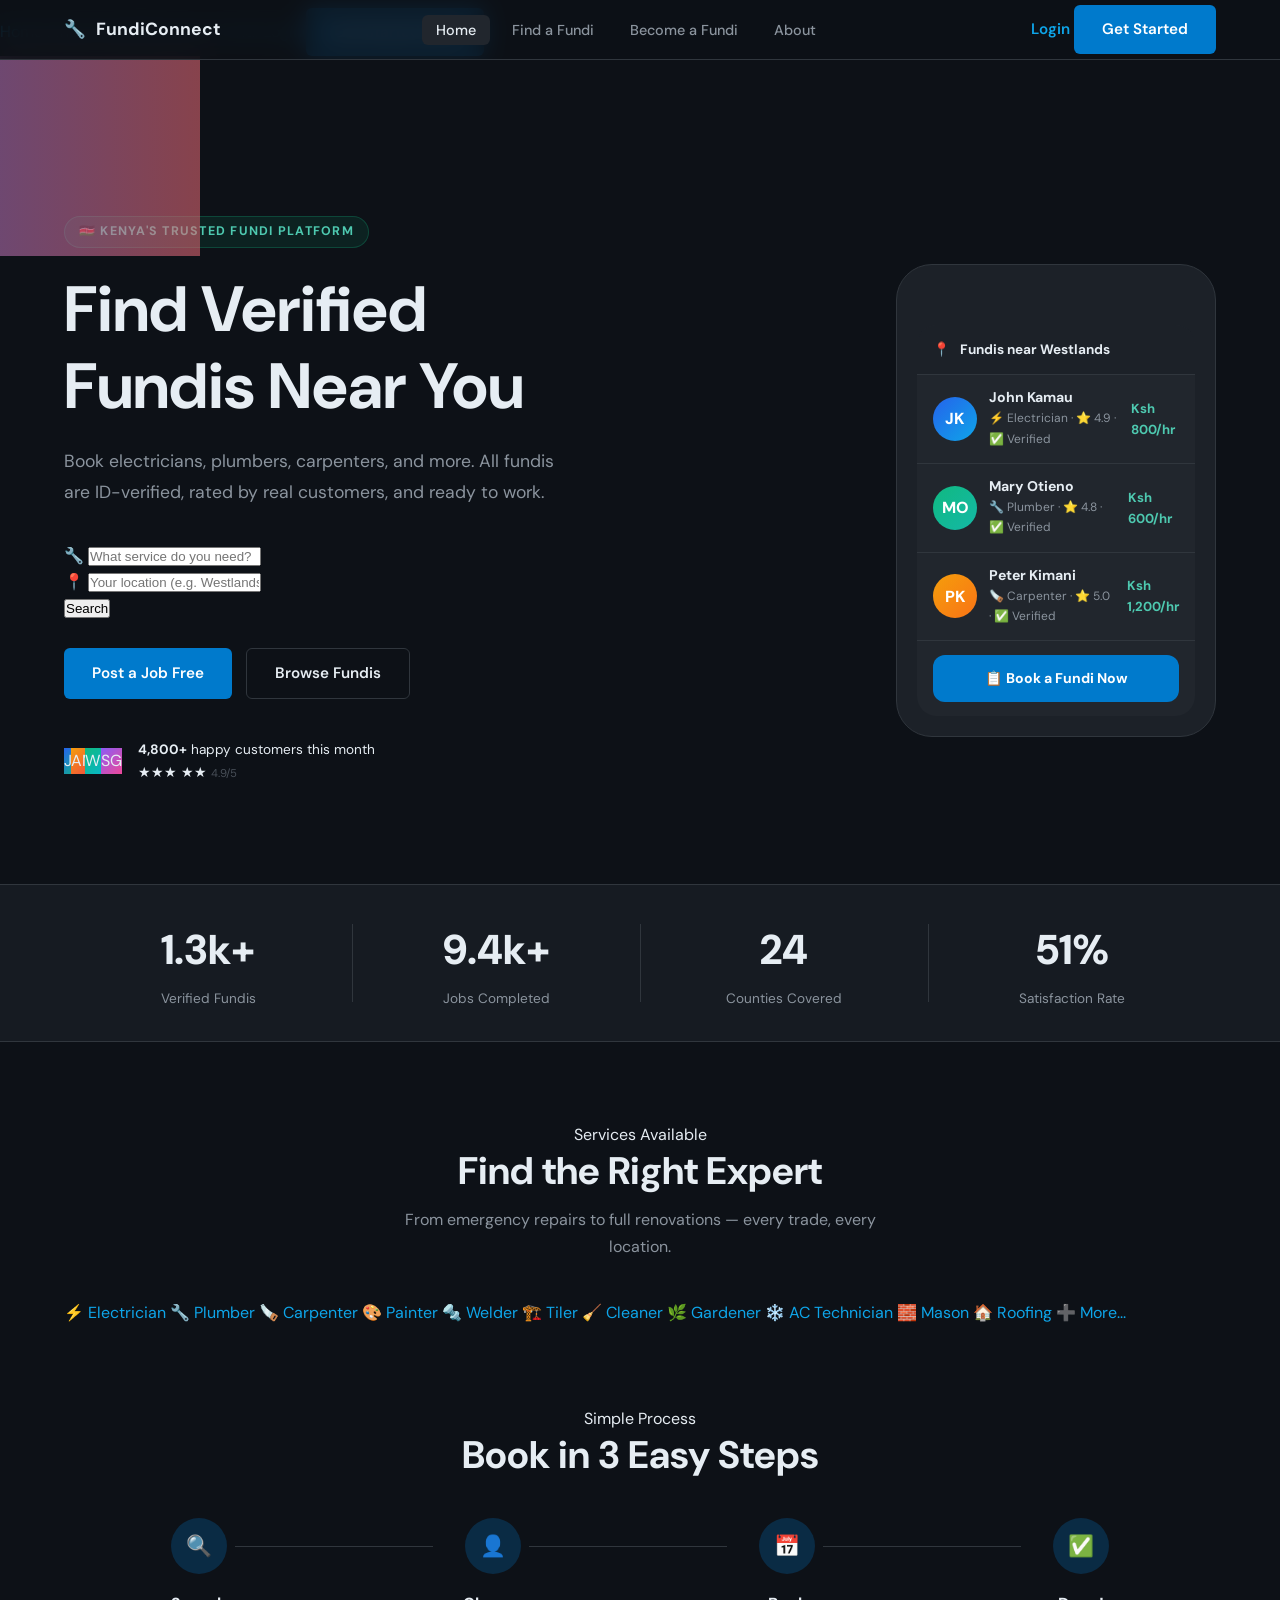
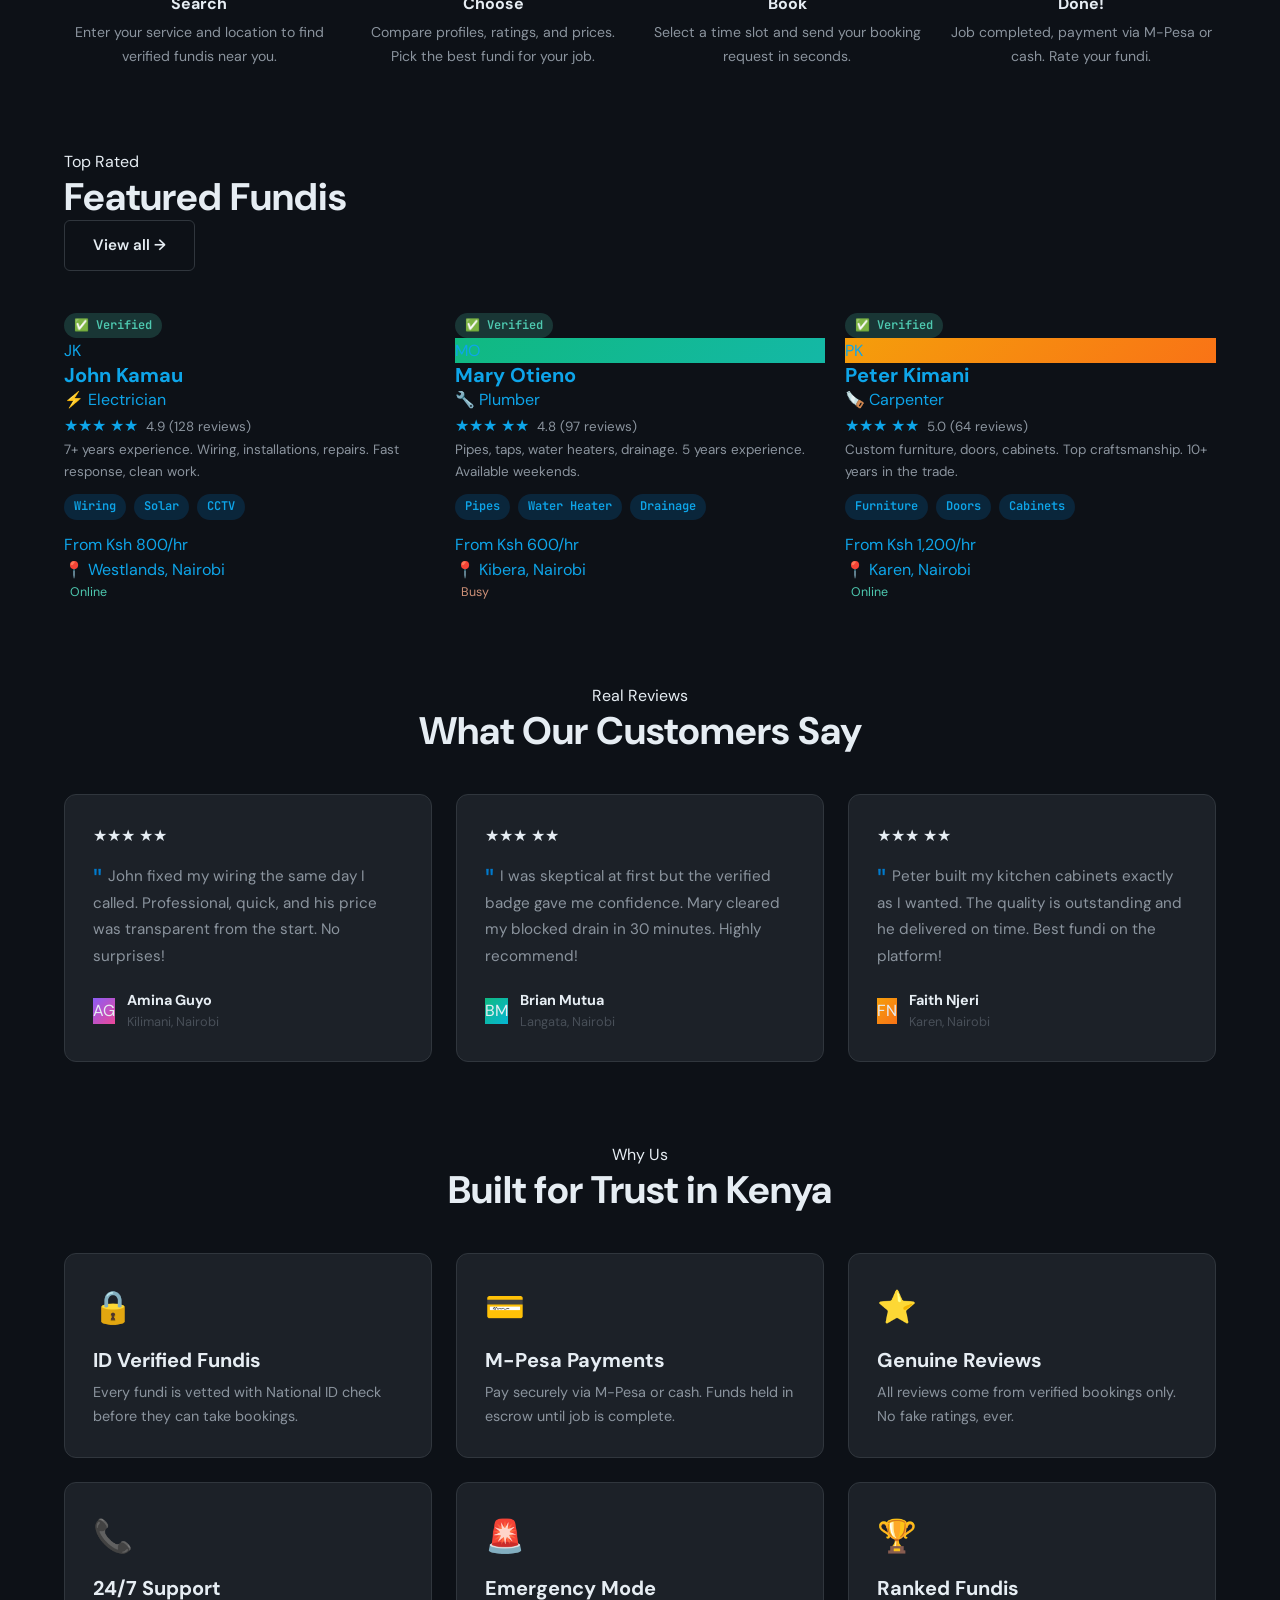
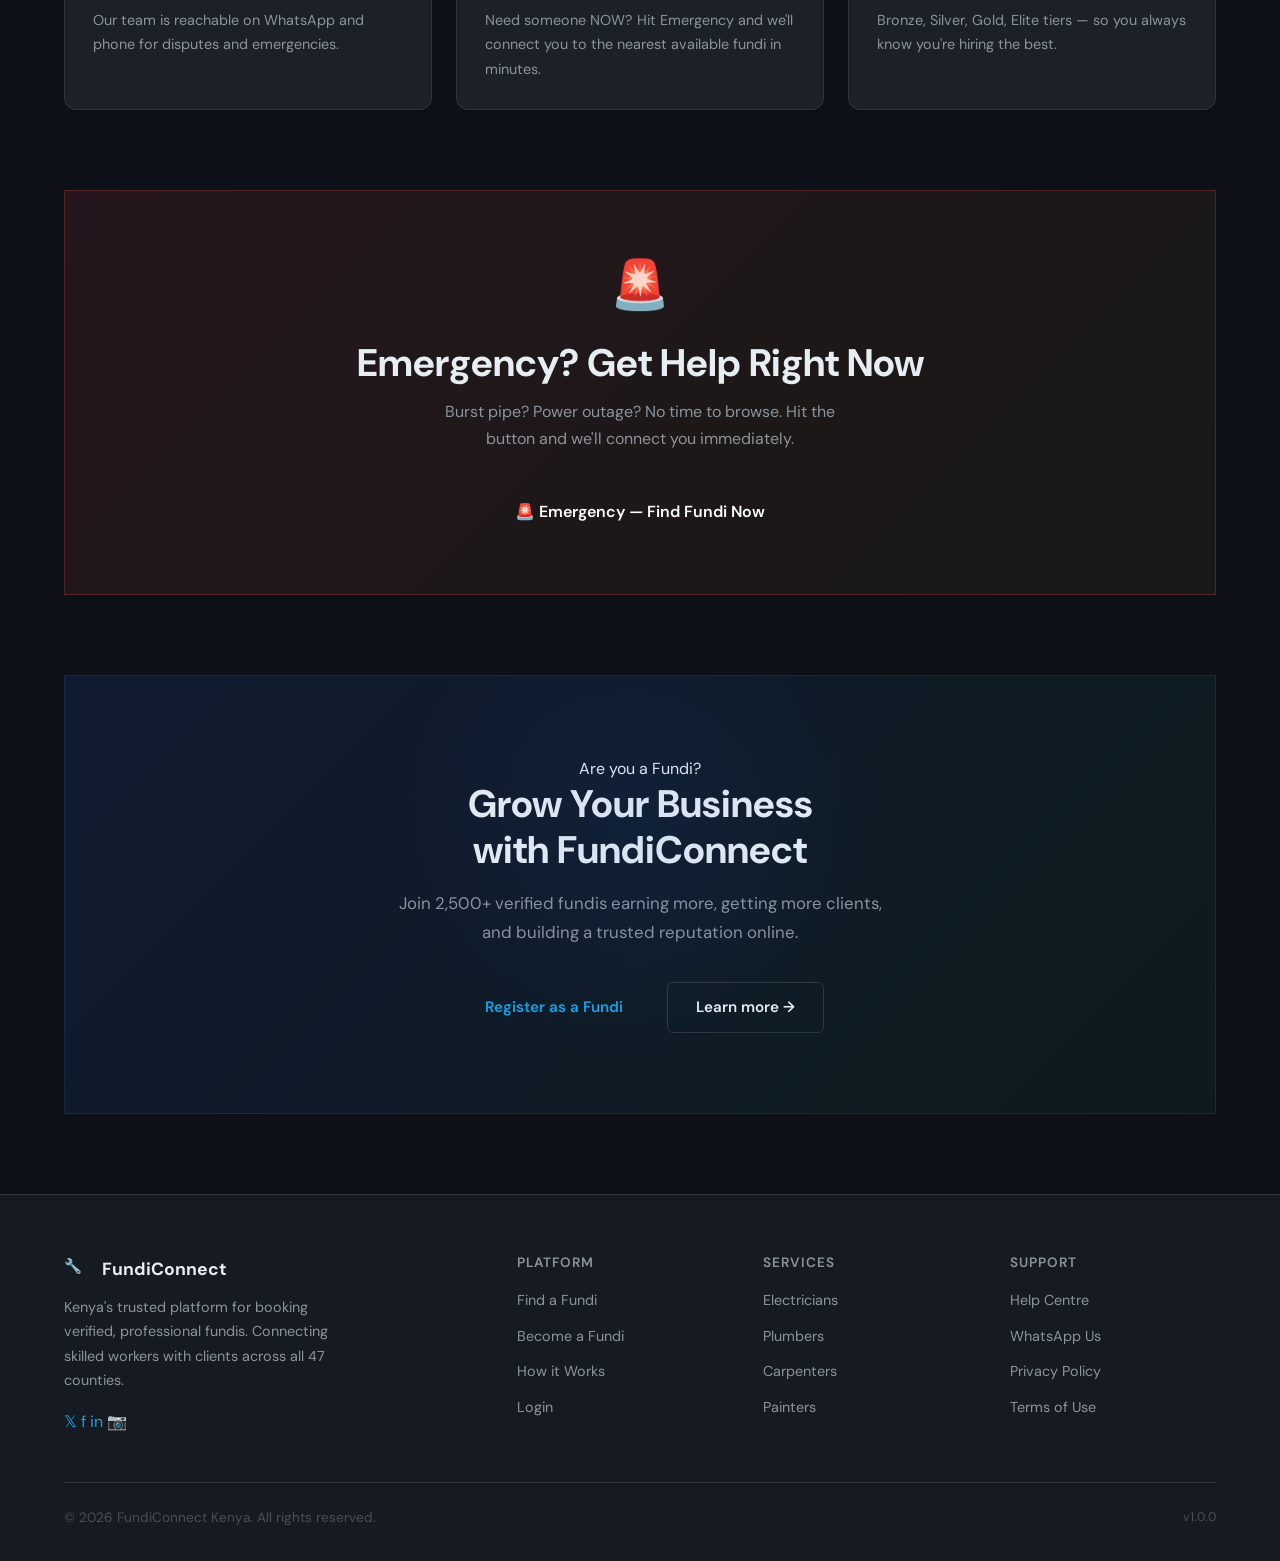
<file: index.html>
<!DOCTYPE html>
<html lang="en">
<head>
  <meta charset="UTF-8" />
  <meta name="viewport" content="width=device-width, initial-scale=1.0" />
  <title>FundiConnect — Find Trusted Fundis in Kenya</title>
  <link rel="stylesheet" href="css/style.css" />
  <style>
    /* ── Hero ── */
    .hero {
      padding: 160px 0 100px;
      position: relative; overflow: hidden;
    }
    .hero::before {
      content:''; position:absolute;
      top:-150px; left:20%;
      width:600px; height:600px;
      border-radius:50%;
    }
    .hero-grid { display:grid; grid-template-columns:1fr 1fr; gap:60px; align-items:center; }
    .hero-eyebrow {
      display:inline-flex; align-items:center; gap:8px;
      background:rgba(16,185,129,0.1); border:1px solid rgba(16,185,129,0.25);
      color:var(--green); font-size:0.78rem; font-weight:700;
      letter-spacing:0.1em; text-transform:uppercase;
      padding:5px 14px; border-radius:100px; margin-bottom:24px;
    }
    .hero h1 { margin-bottom:20px; }
    .hero-sub { font-size:1.1rem; line-height:1.75; margin-bottom:36px; max-width:500px; }
    .hero-actions { display:flex; gap:14px; flex-wrap:wrap; margin-bottom:40px; }
    .hero-trust { display:flex; align-items:center; gap:16px; }
    .trust-avatars { display:flex; }
    .trust-avatars .avatar { border:2px solid var(--bg); margin-left:-10px; }
    .trust-avatars .avatar:first-child { margin-left:0; }
    .trust-text { font-size:0.85rem; }
    .trust-text strong { color:var(--text-primary); }

    /* ── Phone Mockup ── */
    .phone-mockup {
      background: var(--bg-card);
      border: 1px solid var(--border);
      border-radius: 36px;
      padding: 20px;
      box-shadow: var(--shadow-lg), 0 0 60px rgba(37,99,235,0.1);
      max-width: 320px;
      margin-left:auto;
      position:relative;
    }
    .phone-notch {
      width:100px; height:24px;
      background:var(--bg); border-radius:100px;
      margin:0 auto 16px;
    }
    .phone-inner { border-radius:20px; overflow:hidden; background:var(--bg-elevated); }
    .phone-screen-header {
      background:var(--bg-card);
      padding:14px 16px;
      display:flex; align-items:center; gap:10px;
      border-bottom:1px solid var(--border);
    }
    .phone-screen-header span { font-size:0.85rem; font-weight:700; }
    .fundi-mini-card {
      padding:14px 16px;
      border-bottom:1px solid var(--border);
      display:flex; align-items:center; gap:12px;
    }
    .fundi-mini-avatar {
      width:44px; height:44px; border-radius:50%;
      display:flex; align-items:center; justify-content:center;
      font-weight:800; font-size:1rem; color:#fff; flex-shrink:0;
    }
    .fundi-mini-info h4 { font-size:0.88rem; margin-bottom:2px; }
    .fundi-mini-info p  { font-size:0.75rem; color:var(--text-secondary); }
    .fundi-mini-price   { margin-left:auto; font-size:0.82rem; font-weight:700; color:var(--green); }
    .phone-book-btn {
      margin:14px 16px;
      background:var(--blue); color:#fff;
      border-radius:12px; padding:12px;
      text-align:center; font-weight:700; font-size:0.88rem;
    }

    /* ── How it works ── */
    .how-step {
      display:flex; flex-direction:column; align-items:center; text-align:center;
      position:relative;
    }
    .how-step-num {
      width:56px; height:56px;
      border-radius:50%;
      background:var(--blue-glow); border:1.5px solid var(--border-blue);
      display:flex; align-items:center; justify-content:center;
      font-size:1.3rem; margin-bottom:20px;
      position:relative; z-index:1;
    }
    .how-step-line {
      position:absolute; top:28px; left:calc(50% + 36px); right:calc(-50% + 36px);
      height:1px; background:var(--border); z-index:0;
    }
    .how-step h3 { font-size:1rem; margin-bottom:8px; }
    .how-step p  { font-size:0.88rem; }

    /* ── Fundi cards grid ── */
    .fundis-grid {
      display:grid;
      grid-template-columns:repeat(3,1fr);
      gap:20px;
    }

    /* ── Testimonial ── */
    .testimonial-card {
      background:var(--bg-card);
      border:1px solid var(--border);
      border-radius:var(--radius-md);
      padding:28px;
    }
    .testimonial-text {
      font-size:0.95rem; line-height:1.75;
      color:var(--text-secondary); margin-bottom:20px;
    }
    .testimonial-text::before { content:'"'; font-size:2rem; color:var(--blue); line-height:0; vertical-align:-12px; margin-right:6px; }
    .testimonial-author { display:flex; align-items:center; gap:12px; }

    /* ── CTA ── */
    .cta-section {
      background: linear-gradient(135deg, rgba(37,99,235,0.12), rgba(16,185,129,0.06));
      border:1px solid rgba(37,99,235,0.2);
      border-radius:var(--radius-xl);
      padding:80px 60px;
      text-align:center;
      position:relative; overflow:hidden;
    }
    .cta-section::before {
      content:'';position:absolute;top:-100px;left:50%;transform:translateX(-50%);
      width:500px;height:500px;border-radius:50%;
      background:radial-gradient(circle,rgba(37,99,235,0.08),transparent 70%);
      pointer-events:none;
    }

    /* ── Stats ── */
    .stats-section { background:var(--bg-panel); border-top:1px solid var(--border); border-bottom:1px solid var(--border); }
    .stats-grid { display:grid; grid-template-columns:repeat(4,1fr); gap:0; }
    .stat-item { text-align:center; padding:32px 16px; position:relative; }
    .stat-item+.stat-item::before { content:''; position:absolute; left:0;top:25%;bottom:25%; width:1px; background:var(--border); }
    .stat-num { font-size:2.6rem; font-weight:800; font-family:var(--mono); color:var(--blue-light); }
    .stat-lbl { font-size:0.85rem; color:var(--text-secondary); margin-top:4px; }

    @media(max-width:1024px) {
      .hero-grid { grid-template-columns:1fr; text-align:center; }
      .hero-sub, .hero-actions, .hero-trust { max-width:100%; justify-content:center; }
      .phone-mockup { margin:0 auto; }
    }
    @media(max-width:768px) {
      .stats-grid { grid-template-columns:repeat(2,1fr); }
      .fundis-grid { grid-template-columns:1fr; }
      .cta-section { padding:48px 28px; }
    }
  </style>
</head>
<body>

<!-- ══ NAV ══════════════════════════════════════════════ -->
<nav class="nav">
  <div class="nav-inner">
    <a href="index.html" class="nav-logo">
      <div class="logo-icon">🔧</div>
      FundiConnect
    </a>
    <ul class="nav-links">
      <li><a href="index.html" class="active">Home</a></li>
      <li><a href="search.html">Find a Fundi</a></li>
      <li><a href="register.html?role=fundi">Become a Fundi</a></li>
      <li><a href="about.html">About</a></li>
    </ul>
    <div class="nav-actions">
      <a href="login.html" class="btn btn-ghost btn-sm">Login</a>
      <a href="register.html" class="btn btn-primary btn-sm">Get Started</a>
    </div>
    <button class="nav-toggle" id="nav-toggle" aria-label="Menu">
      <svg width="22" height="22" viewBox="0 0 24 24" fill="none" stroke="currentColor" stroke-width="2">
        <line x1="3" y1="6" x2="21" y2="6"/><line x1="3" y1="12" x2="21" y2="12"/><line x1="3" y1="18" x2="21" y2="18"/>
      </svg>
    </button>
  </div>
</nav>
<div class="mobile-menu">
  <a href="index.html">Home</a>
  <a href="search.html">Find a Fundi</a>
  <a href="register.html?role=fundi">Become a Fundi</a>
  <a href="login.html">Login</a>
  <a href="register.html" class="btn btn-primary btn-sm" style="margin-top:8px">Get Started Free</a>
</div>

<!-- ══ HERO ═════════════════════════════════════════════ -->
<section class="hero">
  <div class="glow-bg glow-blue" style="width:600px;height:600px;top:-100px;left:-100px;opacity:.6"></div>
  <div class="container">
    <div class="hero-grid">
      <div>
        <div class="hero-eyebrow fade-up">🇰🇪 Kenya's Trusted Fundi Platform</div>
        <h1 class="fade-up fade-up-2">Find Verified <span class="highlight">Fundis</span> Near You</h1>
        <p class="hero-sub fade-up fade-up-3">
          Book electricians, plumbers, carpenters, and more. All fundis are ID-verified, rated by real customers, and ready to work.
        </p>

        <!-- Search bar -->
        <div class="search-hero fade-up fade-up-3" style="margin-bottom:28px">
          <div class="search-hero-field">
            <span class="search-icon">🔧</span>
            <input type="text" id="hero-search" placeholder="What service do you need?" />
          </div>
          <div class="search-hero-field" style="flex:0.7">
            <span class="search-icon">📍</span>
            <input type="text" placeholder="Your location (e.g. Westlands)" />
          </div>
          <button class="search-hero-btn" onclick="doHeroSearch()">Search</button>
        </div>

        <div class="hero-actions fade-up fade-up-4">
          <a href="register.html" class="btn btn-primary btn-lg">Post a Job Free</a>
          <a href="search.html" class="btn btn-outline btn-lg">Browse Fundis</a>
        </div>

        <div class="hero-trust fade-up fade-up-4">
          <div class="trust-avatars">
            <div class="avatar avatar-sm" style="background:linear-gradient(135deg,#2563EB,#10B981)">JK</div>
            <div class="avatar avatar-sm" style="background:linear-gradient(135deg,#F59E0B,#EF4444)">AM</div>
            <div class="avatar avatar-sm" style="background:linear-gradient(135deg,#10B981,#06B6D4)">WN</div>
            <div class="avatar avatar-sm" style="background:linear-gradient(135deg,#8B5CF6,#EC4899)">SG</div>
          </div>
          <div class="trust-text">
            <strong>4,800+</strong> happy customers this month
            <div class="stars" style="margin-top:2px">
              <span class="star">★</span><span class="star">★</span><span class="star">★</span>
              <span class="star">★</span><span class="star">★</span>
              <small style="color:var(--text-muted)"> 4.9/5</small>
            </div>
          </div>
        </div>
      </div>

      <!-- Phone Mockup -->
      <div class="fade-up fade-up-4">
        <div class="phone-mockup">
          <div class="phone-notch"></div>
          <div class="phone-inner">
            <div class="phone-screen-header">
              <span>📍</span>
              <span>Fundis near Westlands</span>
            </div>

            <div class="fundi-mini-card">
              <div class="fundi-mini-avatar" style="background:linear-gradient(135deg,#2563EB,#0EA5E9)">JK</div>
              <div class="fundi-mini-info">
                <h4>John Kamau</h4>
                <p>⚡ Electrician · ⭐ 4.9 · ✅ Verified</p>
              </div>
              <div class="fundi-mini-price">Ksh 800/hr</div>
            </div>

            <div class="fundi-mini-card">
              <div class="fundi-mini-avatar" style="background:linear-gradient(135deg,#10B981,#14B8A6)">MO</div>
              <div class="fundi-mini-info">
                <h4>Mary Otieno</h4>
                <p>🔧 Plumber · ⭐ 4.8 · ✅ Verified</p>
              </div>
              <div class="fundi-mini-price">Ksh 600/hr</div>
            </div>

            <div class="fundi-mini-card">
              <div class="fundi-mini-avatar" style="background:linear-gradient(135deg,#F59E0B,#F97316)">PK</div>
              <div class="fundi-mini-info">
                <h4>Peter Kimani</h4>
                <p>🪚 Carpenter · ⭐ 5.0 · ✅ Verified</p>
              </div>
              <div class="fundi-mini-price">Ksh 1,200/hr</div>
            </div>

            <div class="phone-book-btn">📋 Book a Fundi Now</div>
          </div>
        </div>
      </div>
    </div>
  </div>
</section>

<!-- ══ STATS ═════════════════════════════════════════════ -->
<div class="stats-section">
  <div class="container">
    <div class="stats-grid">
      <div class="stat-item scroll-reveal">
        <div class="stat-num" data-count="2500" data-suffix="+">0</div>
        <div class="stat-lbl">Verified Fundis</div>
      </div>
      <div class="stat-item scroll-reveal">
        <div class="stat-num" data-count="18000" data-suffix="+">0</div>
        <div class="stat-lbl">Jobs Completed</div>
      </div>
      <div class="stat-item scroll-reveal">
        <div class="stat-num" data-count="47" data-suffix="">0</div>
        <div class="stat-lbl">Counties Covered</div>
      </div>
      <div class="stat-item scroll-reveal">
        <div class="stat-num" data-count="98" data-suffix="%">0</div>
        <div class="stat-lbl">Satisfaction Rate</div>
      </div>
    </div>
  </div>
</div>

<!-- ══ CATEGORIES ════════════════════════════════════════ -->
<section class="section">
  <div class="container">
    <div class="text-center mb-40">
      <div class="section-tag">Services Available</div>
      <h2>Find the Right <span class="highlight">Expert</span></h2>
      <p class="mt-16" style="max-width:480px;margin:12px auto 0">From emergency repairs to full renovations — every trade, every location.</p>
    </div>

    <div class="cat-grid" style="justify-content:center" id="cat-grid">
      <a href="search.html?cat=electrician" class="cat-pill active" data-filter="electrician">
        <span class="cat-icon">⚡</span> Electrician
      </a>
      <a href="search.html?cat=plumber" class="cat-pill" data-filter="plumber">
        <span class="cat-icon">🔧</span> Plumber
      </a>
      <a href="search.html?cat=carpenter" class="cat-pill" data-filter="carpenter">
        <span class="cat-icon">🪚</span> Carpenter
      </a>
      <a href="search.html?cat=painter" class="cat-pill" data-filter="painter">
        <span class="cat-icon">🎨</span> Painter
      </a>
      <a href="search.html?cat=welder" class="cat-pill" data-filter="welder">
        <span class="cat-icon">🔩</span> Welder
      </a>
      <a href="search.html?cat=tiler" class="cat-pill" data-filter="tiler">
        <span class="cat-icon">🏗️</span> Tiler
      </a>
      <a href="search.html?cat=cleaner" class="cat-pill" data-filter="cleaner">
        <span class="cat-icon">🧹</span> Cleaner
      </a>
      <a href="search.html?cat=gardener" class="cat-pill" data-filter="gardener">
        <span class="cat-icon">🌿</span> Gardener
      </a>
      <a href="search.html?cat=ac" class="cat-pill" data-filter="ac">
        <span class="cat-icon">❄️</span> AC Technician
      </a>
      <a href="search.html?cat=mason" class="cat-pill" data-filter="mason">
        <span class="cat-icon">🧱</span> Mason
      </a>
      <a href="search.html?cat=roofing" class="cat-pill" data-filter="roofing">
        <span class="cat-icon">🏠</span> Roofing
      </a>
      <a href="search.html" class="cat-pill">
        <span class="cat-icon">➕</span> More...
      </a>
    </div>
  </div>
</section>

<!-- ══ HOW IT WORKS ══════════════════════════════════════ -->
<section class="section" style="padding-top:0">
  <div class="container">
    <div class="text-center mb-40">
      <div class="section-tag">Simple Process</div>
      <h2>Book in <span class="highlight">3 Easy Steps</span></h2>
    </div>
    <div class="grid-4" style="position:relative">
      <div class="how-step scroll-reveal">
        <div class="how-step-num">🔍</div>
        <div class="how-step-line"></div>
        <h3>Search</h3>
        <p>Enter your service and location to find verified fundis near you.</p>
      </div>
      <div class="how-step scroll-reveal">
        <div class="how-step-num">👤</div>
        <div class="how-step-line"></div>
        <h3>Choose</h3>
        <p>Compare profiles, ratings, and prices. Pick the best fundi for your job.</p>
      </div>
      <div class="how-step scroll-reveal">
        <div class="how-step-num">📅</div>
        <div class="how-step-line"></div>
        <h3>Book</h3>
        <p>Select a time slot and send your booking request in seconds.</p>
      </div>
      <div class="how-step scroll-reveal">
        <div class="how-step-num">✅</div>
        <h3>Done!</h3>
        <p>Job completed, payment via M-Pesa or cash. Rate your fundi.</p>
      </div>
    </div>
  </div>
</section>

<!-- ══ FEATURED FUNDIS ═══════════════════════════════════ -->
<section class="section" style="padding-top:0">
  <div class="container">
    <div class="flex-between mb-40">
      <div>
        <div class="section-tag">Top Rated</div>
        <h2>Featured <span class="highlight">Fundis</span></h2>
      </div>
      <a href="search.html" class="btn btn-outline">View all →</a>
    </div>

    <div class="fundis-grid">
      <!-- Fundi 1 -->
      <a href="fundi-profile.html" class="fundi-card scroll-reveal fundi-card-wrap" data-cat="electrician" style="text-decoration:none">
        <div class="fundi-card-header">
          <div class="fundi-card-verified"><span class="badge badge-green">✅ Verified</span></div>
          <div class="fundi-card-avatar">JK</div>
          <h3>John Kamau</h3>
          <div class="skill-tag">⚡ Electrician</div>
          <div class="stars">
            <span class="star">★</span><span class="star">★</span><span class="star">★</span>
            <span class="star">★</span><span class="star">★</span>
            <small style="color:var(--text-secondary);margin-left:4px">4.9 (128 reviews)</small>
          </div>
        </div>
        <div class="fundi-card-body">
          <p style="font-size:.84rem;margin-bottom:10px">7+ years experience. Wiring, installations, repairs. Fast response, clean work.</p>
          <div class="flex gap-8" style="flex-wrap:wrap;margin-bottom:12px">
            <span class="badge badge-blue">Wiring</span>
            <span class="badge badge-blue">Solar</span>
            <span class="badge badge-blue">CCTV</span>
          </div>
          <div class="fundi-card-meta">
            <div>
              <div class="fundi-card-price">From Ksh 800/hr</div>
              <div class="fundi-card-location">📍 Westlands, Nairobi</div>
            </div>
            <div style="display:flex;align-items:center;gap:6px">
              <div class="status-dot online"></div>
              <span style="font-size:.78rem;color:var(--green)">Online</span>
            </div>
          </div>
        </div>
      </a>

      <!-- Fundi 2 -->
      <a href="fundi-profile.html" class="fundi-card scroll-reveal fundi-card-wrap" data-cat="plumber" style="text-decoration:none">
        <div class="fundi-card-header">
          <div class="fundi-card-verified"><span class="badge badge-green">✅ Verified</span></div>
          <div class="fundi-card-avatar" style="background:linear-gradient(135deg,#10B981,#14B8A6)">MO</div>
          <h3>Mary Otieno</h3>
          <div class="skill-tag">🔧 Plumber</div>
          <div class="stars">
            <span class="star">★</span><span class="star">★</span><span class="star">★</span>
            <span class="star">★</span><span class="star">★</span>
            <small style="color:var(--text-secondary);margin-left:4px">4.8 (97 reviews)</small>
          </div>
        </div>
        <div class="fundi-card-body">
          <p style="font-size:.84rem;margin-bottom:10px">Pipes, taps, water heaters, drainage. 5 years experience. Available weekends.</p>
          <div class="flex gap-8" style="flex-wrap:wrap;margin-bottom:12px">
            <span class="badge badge-blue">Pipes</span>
            <span class="badge badge-blue">Water Heater</span>
            <span class="badge badge-blue">Drainage</span>
          </div>
          <div class="fundi-card-meta">
            <div>
              <div class="fundi-card-price">From Ksh 600/hr</div>
              <div class="fundi-card-location">📍 Kibera, Nairobi</div>
            </div>
            <div style="display:flex;align-items:center;gap:6px">
              <div class="status-dot busy"></div>
              <span style="font-size:.78rem;color:var(--orange)">Busy</span>
            </div>
          </div>
        </div>
      </a>

      <!-- Fundi 3 -->
      <a href="fundi-profile.html" class="fundi-card scroll-reveal fundi-card-wrap" data-cat="carpenter" style="text-decoration:none">
        <div class="fundi-card-header">
          <div class="fundi-card-verified"><span class="badge badge-green">✅ Verified</span></div>
          <div class="fundi-card-avatar" style="background:linear-gradient(135deg,#F59E0B,#F97316)">PK</div>
          <h3>Peter Kimani</h3>
          <div class="skill-tag">🪚 Carpenter</div>
          <div class="stars">
            <span class="star">★</span><span class="star">★</span><span class="star">★</span>
            <span class="star">★</span><span class="star">★</span>
            <small style="color:var(--text-secondary);margin-left:4px">5.0 (64 reviews)</small>
          </div>
        </div>
        <div class="fundi-card-body">
          <p style="font-size:.84rem;margin-bottom:10px">Custom furniture, doors, cabinets. Top craftsmanship. 10+ years in the trade.</p>
          <div class="flex gap-8" style="flex-wrap:wrap;margin-bottom:12px">
            <span class="badge badge-blue">Furniture</span>
            <span class="badge badge-blue">Doors</span>
            <span class="badge badge-blue">Cabinets</span>
          </div>
          <div class="fundi-card-meta">
            <div>
              <div class="fundi-card-price">From Ksh 1,200/hr</div>
              <div class="fundi-card-location">📍 Karen, Nairobi</div>
            </div>
            <div style="display:flex;align-items:center;gap:6px">
              <div class="status-dot online"></div>
              <span style="font-size:.78rem;color:var(--green)">Online</span>
            </div>
          </div>
        </div>
      </a>
    </div>
  </div>
</section>

<!-- ══ TESTIMONIALS ══════════════════════════════════════ -->
<section class="section" style="padding-top:0">
  <div class="container">
    <div class="text-center mb-40">
      <div class="section-tag">Real Reviews</div>
      <h2>What Our Customers Say</h2>
    </div>
    <div class="grid-3">
      <div class="testimonial-card scroll-reveal">
        <div class="stars" style="margin-bottom:14px">
          <span class="star">★</span><span class="star">★</span><span class="star">★</span>
          <span class="star">★</span><span class="star">★</span>
        </div>
        <p class="testimonial-text">John fixed my wiring the same day I called. Professional, quick, and his price was transparent from the start. No surprises!</p>
        <div class="testimonial-author">
          <div class="avatar avatar-md" style="background:linear-gradient(135deg,#8B5CF6,#EC4899)">AG</div>
          <div>
            <div style="font-weight:700;font-size:.9rem">Amina Guyo</div>
            <div style="font-size:.8rem;color:var(--text-muted)">Kilimani, Nairobi</div>
          </div>
        </div>
      </div>

      <div class="testimonial-card scroll-reveal">
        <div class="stars" style="margin-bottom:14px">
          <span class="star">★</span><span class="star">★</span><span class="star">★</span>
          <span class="star">★</span><span class="star">★</span>
        </div>
        <p class="testimonial-text">I was skeptical at first but the verified badge gave me confidence. Mary cleared my blocked drain in 30 minutes. Highly recommend!</p>
        <div class="testimonial-author">
          <div class="avatar avatar-md" style="background:linear-gradient(135deg,#10B981,#06B6D4)">BM</div>
          <div>
            <div style="font-weight:700;font-size:.9rem">Brian Mutua</div>
            <div style="font-size:.8rem;color:var(--text-muted)">Langata, Nairobi</div>
          </div>
        </div>
      </div>

      <div class="testimonial-card scroll-reveal">
        <div class="stars" style="margin-bottom:14px">
          <span class="star">★</span><span class="star">★</span><span class="star">★</span>
          <span class="star">★</span><span class="star">★</span>
        </div>
        <p class="testimonial-text">Peter built my kitchen cabinets exactly as I wanted. The quality is outstanding and he delivered on time. Best fundi on the platform!</p>
        <div class="testimonial-author">
          <div class="avatar avatar-md" style="background:linear-gradient(135deg,#F59E0B,#F97316)">FN</div>
          <div>
            <div style="font-weight:700;font-size:.9rem">Faith Njeri</div>
            <div style="font-size:.8rem;color:var(--text-muted)">Karen, Nairobi</div>
          </div>
        </div>
      </div>
    </div>
  </div>
</section>

<!-- ══ WHY FUNDICONNECT ═══════════════════════════════════ -->
<section class="section" style="padding-top:0">
  <div class="container">
    <div class="text-center mb-40">
      <div class="section-tag">Why Us</div>
      <h2>Built for <span class="highlight-green">Trust</span> in Kenya</h2>
    </div>
    <div class="grid-3">
      <div class="card card-hover scroll-reveal">
        <div style="font-size:2rem;margin-bottom:14px">🔒</div>
        <h3>ID Verified Fundis</h3>
        <p style="margin-top:8px;font-size:.9rem">Every fundi is vetted with National ID check before they can take bookings.</p>
      </div>
      <div class="card card-hover scroll-reveal">
        <div style="font-size:2rem;margin-bottom:14px">💳</div>
        <h3>M-Pesa Payments</h3>
        <p style="margin-top:8px;font-size:.9rem">Pay securely via M-Pesa or cash. Funds held in escrow until job is complete.</p>
      </div>
      <div class="card card-hover scroll-reveal">
        <div style="font-size:2rem;margin-bottom:14px">⭐</div>
        <h3>Genuine Reviews</h3>
        <p style="margin-top:8px;font-size:.9rem">All reviews come from verified bookings only. No fake ratings, ever.</p>
      </div>
      <div class="card card-hover scroll-reveal">
        <div style="font-size:2rem;margin-bottom:14px">📞</div>
        <h3>24/7 Support</h3>
        <p style="margin-top:8px;font-size:.9rem">Our team is reachable on WhatsApp and phone for disputes and emergencies.</p>
      </div>
      <div class="card card-hover scroll-reveal">
        <div style="font-size:2rem;margin-bottom:14px">🚨</div>
        <h3>Emergency Mode</h3>
        <p style="margin-top:8px;font-size:.9rem">Need someone NOW? Hit Emergency and we'll connect you to the nearest available fundi in minutes.</p>
      </div>
      <div class="card card-hover scroll-reveal">
        <div style="font-size:2rem;margin-bottom:14px">🏆</div>
        <h3>Ranked Fundis</h3>
        <p style="margin-top:8px;font-size:.9rem">Bronze, Silver, Gold, Elite tiers — so you always know you're hiring the best.</p>
      </div>
    </div>
  </div>
</section>

<!-- ══ EMERGENCY CTA ══════════════════════════════════════ -->
<section class="section" style="padding-top:0">
  <div class="container">
    <div style="background:linear-gradient(135deg,rgba(239,68,68,0.1),rgba(245,158,11,0.05));border:1px solid rgba(239,68,68,0.25);border-radius:var(--radius-xl);padding:56px 48px;text-align:center">
      <div style="font-size:3rem;margin-bottom:16px">🚨</div>
      <h2>Emergency? Get Help <span style="color:var(--red)">Right Now</span></h2>
      <p style="max-width:440px;margin:12px auto 32px">Burst pipe? Power outage? No time to browse. Hit the button and we'll connect you immediately.</p>
      <button id="emergency-btn" class="btn btn-lg" style="background:var(--red);color:#fff;border-color:transparent;font-size:1rem;padding:16px 40px">
        🚨 Emergency — Find Fundi Now
      </button>
    </div>
  </div>
</section>

<!-- ══ CTA BANNER ═════════════════════════════════════════ -->
<section class="section" style="padding-top:0">
  <div class="container">
    <div class="cta-section scroll-reveal">
      <div class="section-tag" style="display:inline-flex">Are you a Fundi?</div>
      <h2>Grow Your Business<br><span class="highlight">with FundiConnect</span></h2>
      <p style="max-width:500px;margin:16px auto 36px;font-size:1.05rem">
        Join 2,500+ verified fundis earning more, getting more clients, and building a trusted reputation online.
      </p>
      <div style="display:flex;gap:16px;justify-content:center;flex-wrap:wrap">
        <a href="register.html?role=fundi" class="btn btn-green btn-lg">Register as a Fundi</a>
        <a href="about.html" class="btn btn-outline btn-lg">Learn more →</a>
      </div>
    </div>
  </div>
</section>

<!-- ══ FOOTER ═════════════════════════════════════════════ -->
<footer class="footer">
  <div class="container">
    <div class="footer-grid">
      <div class="footer-brand">
        <a href="index.html" class="nav-logo">
          <div class="logo-icon" style="width:28px;height:28px;font-size:.9rem">🔧</div>
          FundiConnect
        </a>
        <p>Kenya's trusted platform for booking verified, professional fundis. Connecting skilled workers with clients across all 47 counties.</p>
        <div class="footer-social" style="margin-top:16px">
          <a href="#" class="social-link">𝕏</a>
          <a href="#" class="social-link">f</a>
          <a href="#" class="social-link">in</a>
          <a href="#" class="social-link">📷</a>
        </div>
      </div>
      <div class="footer-col">
        <h4>Platform</h4>
        <ul>
          <li><a href="search.html">Find a Fundi</a></li>
          <li><a href="register.html?role=fundi">Become a Fundi</a></li>
          <li><a href="about.html">How it Works</a></li>
          <li><a href="login.html">Login</a></li>
        </ul>
      </div>
      <div class="footer-col">
        <h4>Services</h4>
        <ul>
          <li><a href="search.html?cat=electrician">Electricians</a></li>
          <li><a href="search.html?cat=plumber">Plumbers</a></li>
          <li><a href="search.html?cat=carpenter">Carpenters</a></li>
          <li><a href="search.html?cat=painter">Painters</a></li>
        </ul>
      </div>
      <div class="footer-col">
        <h4>Support</h4>
        <ul>
          <li><a href="#">Help Centre</a></li>
          <li><a href="#">WhatsApp Us</a></li>
          <li><a href="#">Privacy Policy</a></li>
          <li><a href="#">Terms of Use</a></li>
        </ul>
      </div>
    </div>
    <div class="footer-bottom">
      <span>© 2026 FundiConnect Kenya. All rights reserved.</span>
      <span style="color:var(--text-muted);font-size:.78rem;font-family:var(--mono)">v1.0.0</span>
    </div>
  </div>
</footer>

<div class="toast-container"></div>

<script src="js/main.js"></script>
<script>
  function doHeroSearch() {
    const q = document.getElementById('hero-search').value.trim();
    window.location.href = 'search.html' + (q ? '?q=' + encodeURIComponent(q) : '');
  }
  document.getElementById('hero-search')?.addEventListener('keydown', e => {
    if (e.key === 'Enter') doHeroSearch();
  });
</script>
</body>
</html>
</file>
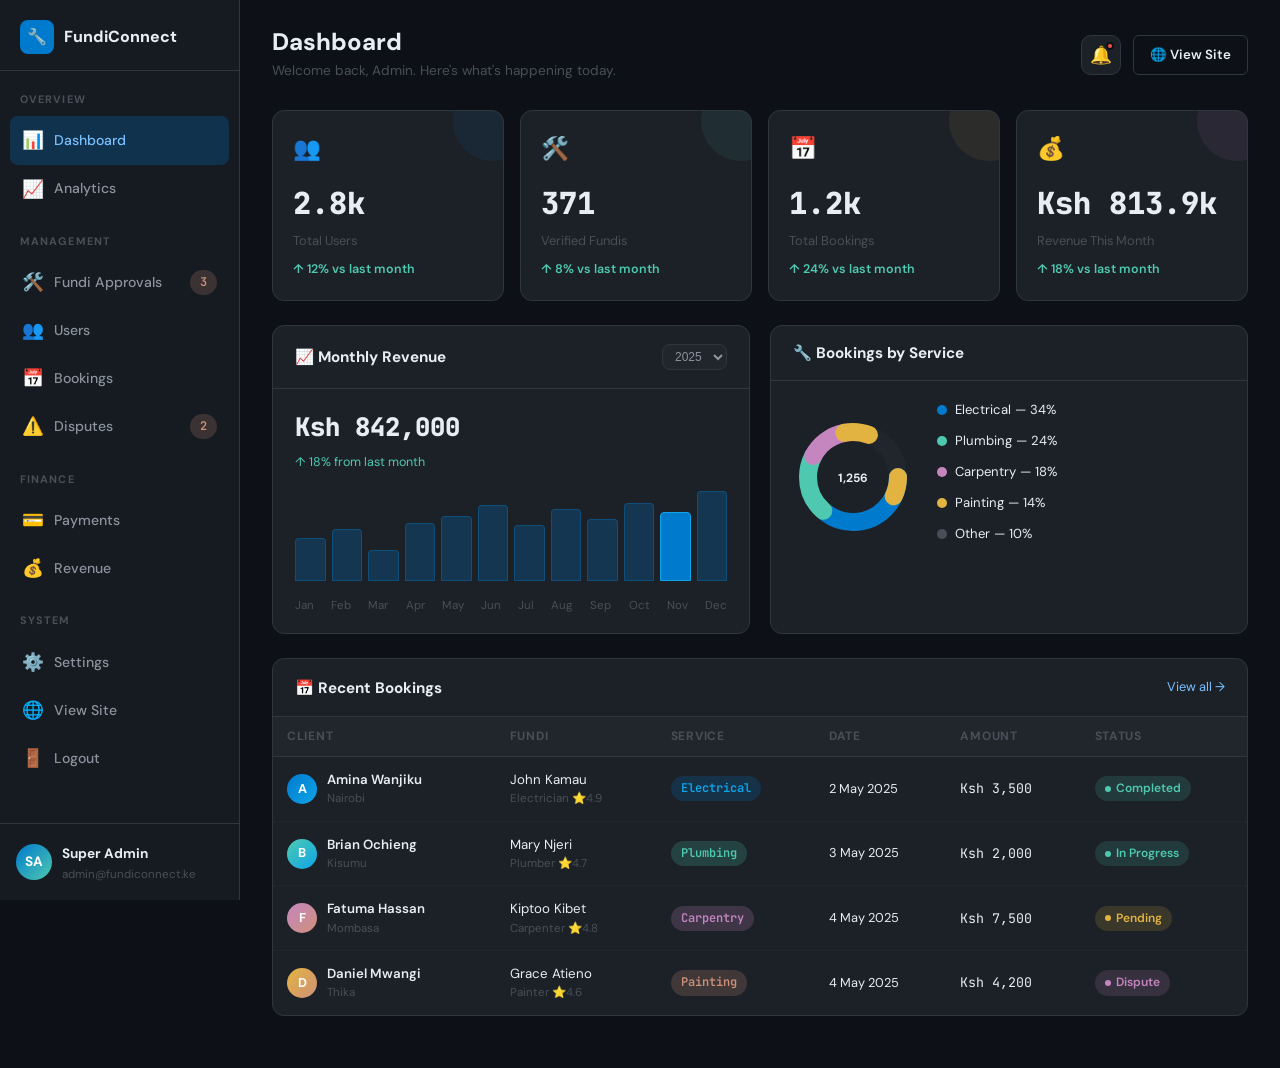
<file: admin.html>
<!DOCTYPE html>
<html lang="en">
<head>
  <meta charset="UTF-8" />
  <meta name="viewport" content="width=device-width, initial-scale=1.0" />
  <title>Admin Panel — FundiConnect</title>
  <link rel="stylesheet" href="css/style.css" />
  <style>
    :root { --sidebar-w: 240px; --red: #F85149; --amber: #E3B341; --blue-light: #79C0FF; --border-blue: rgba(0,122,204,0.35); --radius-xl: 20px; --shadow-lg: 0 20px 60px rgba(0,0,0,0.5); }
    body { display:flex; min-height:100vh; padding:0; background:var(--bg-dark); }

    /* ── Sidebar ── */
    .sidebar {
      width:var(--sidebar-w); background:var(--bg-panel); border-right:1px solid var(--border);
      display:flex; flex-direction:column; position:fixed; top:0; left:0; bottom:0; z-index:200;
      overflow-y:auto;
    }
    .sidebar-brand {
      padding:20px 20px 16px; border-bottom:1px solid var(--border);
      display:flex; align-items:center; gap:10px;
    }
    .sidebar-brand .logo-icon { width:34px; height:34px; border-radius:8px; background:var(--blue); display:flex; align-items:center; justify-content:center; font-size:1rem; }
    .sidebar-brand span { font-weight:800; font-size:1rem; }
    .sidebar-label { font-size:.68rem; font-weight:700; letter-spacing:.1em; text-transform:uppercase; color:var(--text-muted); padding:20px 20px 8px; }
    .sidebar-nav { list-style:none; padding:0 10px; }
    .sidebar-nav li a {
      display:flex; align-items:center; gap:12px; padding:10px 12px;
      border-radius:8px; color:var(--text-secondary); font-size:.88rem; font-weight:500;
      transition:all .2s; text-decoration:none;
    }
    .sidebar-nav li a:hover, .sidebar-nav li a.active {
      background:var(--bg-elevated); color:var(--text-primary);
    }
    .sidebar-nav li a.active { color:var(--blue-light); background:var(--blue-glow); }
    .sidebar-nav li a .icon { font-size:1.1rem; width:20px; text-align:center; }
    .sidebar-footer { margin-top:auto; padding:16px; border-top:1px solid var(--border); }
    .admin-user { display:flex; align-items:center; gap:10px; }
    .admin-avatar {
      width:36px; height:36px; border-radius:50%;
      background:linear-gradient(135deg,var(--blue),var(--green));
      display:flex; align-items:center; justify-content:center;
      font-size:.85rem; font-weight:700; color:#fff;
    }
    .admin-info small { display:block; font-size:.72rem; color:var(--text-muted); }

    /* ── Main ── */
    .admin-main { margin-left:var(--sidebar-w); flex:1; padding:28px 32px; min-height:100vh; }
    .admin-topbar {
      display:flex; align-items:center; justify-content:space-between; margin-bottom:28px;
    }
    .topbar-title h1 { font-size:1.5rem; font-weight:800; }
    .topbar-title p  { font-size:.85rem; color:var(--text-muted); margin-top:2px; }
    .topbar-actions { display:flex; align-items:center; gap:12px; }
    .notif-btn {
      position:relative; width:40px; height:40px; border-radius:10px;
      background:var(--bg-card); border:1px solid var(--border);
      display:flex; align-items:center; justify-content:center; cursor:pointer;
      font-size:1.1rem;
    }
    .notif-dot {
      position:absolute; top:6px; right:6px; width:8px; height:8px;
      background:var(--red); border-radius:50%; border:2px solid var(--bg-dark);
    }

    /* ── Stats grid ── */
    .stats-row { display:grid; grid-template-columns:repeat(4,1fr); gap:16px; margin-bottom:24px; }
    .stat-card {
      background:var(--bg-card); border:1px solid var(--border); border-radius:var(--radius-md);
      padding:20px; position:relative; overflow:hidden; transition:all .2s;
    }
    .stat-card:hover { border-color:var(--blue); transform:translateY(-2px); }
    .stat-card::before {
      content:''; position:absolute; top:0; right:0; width:80px; height:80px;
      border-radius:50%; opacity:.08;
      background:var(--accent-color, var(--blue));
      transform:translate(30px,-30px);
    }
    .stat-icon { font-size:1.4rem; margin-bottom:12px; }
    .stat-value { font-size:1.9rem; font-weight:800; font-family:'JetBrains Mono',monospace; }
    .stat-label { font-size:.8rem; color:var(--text-muted); margin-top:4px; }
    .stat-trend { display:flex; align-items:center; gap:4px; font-size:.78rem; margin-top:8px; font-weight:600; }
    .trend-up   { color:var(--green); }
    .trend-down { color:var(--red); }

    /* ── Panels ── */
    .admin-grid { display:grid; grid-template-columns:1fr 1fr; gap:20px; margin-bottom:24px; }
    .admin-panel {
      background:var(--bg-card); border:1px solid var(--border); border-radius:var(--radius-md); overflow:hidden;
    }
    .panel-header {
      display:flex; align-items:center; justify-content:space-between;
      padding:18px 22px; border-bottom:1px solid var(--border);
    }
    .panel-header h3 { font-size:.95rem; font-weight:700; }
    .panel-body { padding:18px 22px; }
    .panel-full { grid-column:1/-1; }

    /* ── Table ── */
    .data-table { width:100%; border-collapse:collapse; font-size:.85rem; }
    .data-table th {
      text-align:left; padding:10px 14px; font-size:.75rem; font-weight:700;
      letter-spacing:.06em; text-transform:uppercase; color:var(--text-muted);
      border-bottom:1px solid var(--border); background:var(--bg-elevated);
    }
    .data-table td { padding:12px 14px; border-bottom:1px solid var(--border-subtle); vertical-align:middle; }
    .data-table tr:last-child td { border-bottom:none; }
    .data-table tr:hover td { background:rgba(255,255,255,.02); }
    .user-row { display:flex; align-items:center; gap:10px; }
    .ua { width:30px; height:30px; border-radius:50%; display:flex; align-items:center; justify-content:center; font-size:.8rem; font-weight:700; flex-shrink:0; }

    /* ── Status badges ── */
    .status { display:inline-flex; align-items:center; gap:5px; font-size:.75rem; font-weight:600; padding:3px 10px; border-radius:100px; }
    .status::before { content:''; width:6px; height:6px; border-radius:50%; background:currentColor; }
    .status-pending  { background:rgba(227,179,65,.15); color:var(--amber); }
    .status-approved { background:rgba(78,201,176,.15); color:var(--green); }
    .status-active   { background:rgba(78,201,176,.15); color:var(--green); }
    .status-banned   { background:rgba(248,81,73,.15); color:var(--red); }
    .status-dispute  { background:rgba(197,134,192,.15); color:var(--purple); }
    .status-completed { background:rgba(78,201,176,.15); color:var(--green); }

    /* ── Action buttons ── */
    .action-btns { display:flex; gap:6px; }
    .act { padding:5px 12px; border-radius:6px; font-size:.78rem; font-weight:600; cursor:pointer; border:1px solid transparent; transition:all .2s; }
    .act-approve { background:rgba(78,201,176,.15); color:var(--green); border-color:rgba(78,201,176,.3); }
    .act-approve:hover { background:rgba(78,201,176,.3); }
    .act-reject  { background:rgba(248,81,73,.1); color:var(--red); border-color:rgba(248,81,73,.25); }
    .act-reject:hover { background:rgba(248,81,73,.2); }
    .act-view    { background:var(--bg-elevated); color:var(--text-secondary); border-color:var(--border); }
    .act-view:hover { color:var(--text-primary); }
    .act-ban     { background:rgba(248,81,73,.1); color:var(--red); border-color:rgba(248,81,73,.25); }

    /* ── Approval Queue ── */
    .approval-card {
      background:var(--bg-elevated); border:1px solid var(--border); border-radius:10px;
      padding:16px; margin-bottom:12px; display:flex; align-items:flex-start; gap:14px;
    }
    .approval-card:last-child { margin-bottom:0; }
    .appr-avatar {
      width:44px; height:44px; border-radius:50%; flex-shrink:0;
      background:linear-gradient(135deg,var(--blue),var(--purple));
      display:flex; align-items:center; justify-content:center; font-size:1.1rem; color:#fff; font-weight:700;
    }
    .appr-meta { flex:1; }
    .appr-meta h4 { font-size:.9rem; margin-bottom:3px; }
    .appr-meta p  { font-size:.78rem; color:var(--text-muted); }
    .appr-tags { display:flex; flex-wrap:wrap; gap:5px; margin:8px 0; }
    .appr-tag { font-size:.72rem; background:var(--blue-glow); color:var(--blue-light); border:1px solid var(--border-blue); padding:2px 8px; border-radius:100px; }
    .doc-links { display:flex; gap:8px; margin-top:6px; }
    .doc-link { font-size:.74rem; color:var(--blue-light); background:var(--bg-card); padding:3px 10px; border-radius:6px; border:1px solid var(--border); cursor:pointer; }
    .doc-link:hover { border-color:var(--blue); }

    /* ── Analytics ── */
    .chart-bar-wrap { display:flex; align-items:flex-end; gap:6px; height:100px; padding:8px 0; }
    .chart-bar {
      flex:1; border-radius:4px 4px 0 0; background:var(--blue-glow);
      border:1px solid var(--border-blue); position:relative; cursor:pointer;
      transition:all .2s; min-width:16px;
    }
    .chart-bar:hover { background:rgba(0,122,204,.4); }
    .chart-bar[data-active="true"] { background:var(--blue); border-color:var(--blue-bright); }
    .chart-label { display:flex; justify-content:space-between; font-size:.72rem; color:var(--text-muted); margin-top:8px; }
    .chart-tooltip {
      position:absolute; top:-32px; left:50%; transform:translateX(-50%);
      background:var(--bg-elevated); border:1px solid var(--border); border-radius:6px;
      padding:3px 8px; font-size:.72rem; white-space:nowrap; opacity:0; pointer-events:none;
      transition:opacity .15s;
    }
    .chart-bar:hover .chart-tooltip { opacity:1; }

    /* ── Donut ── */
    .donut-wrap { display:flex; align-items:center; gap:24px; }
    .donut-svg { flex-shrink:0; }
    .donut-legend { }
    .legend-item { display:flex; align-items:center; gap:8px; margin-bottom:10px; font-size:.82rem; }
    .legend-dot { width:10px; height:10px; border-radius:50%; flex-shrink:0; }

    /* ── Dispute cards ── */
    .dispute-card {
      background:var(--bg-elevated); border:1px solid rgba(248,81,73,.2);
      border-radius:10px; padding:16px; margin-bottom:12px;
    }
    .dispute-header { display:flex; align-items:flex-start; justify-content:space-between; margin-bottom:10px; }
    .dispute-id { font-size:.72rem; font-family:'JetBrains Mono',monospace; color:var(--text-muted); }
    .dispute-body p { font-size:.83rem; color:var(--text-secondary); margin-bottom:12px; }
    .dispute-parties { display:flex; gap:12px; margin-bottom:12px; }
    .dispute-party { font-size:.78rem; background:var(--bg-card); padding:4px 10px; border-radius:6px; border:1px solid var(--border); }

    /* ── Revenue ── */
    .rev-row { display:flex; align-items:center; justify-content:space-between; padding:10px 0; border-bottom:1px solid var(--border-subtle); }
    .rev-row:last-child { border-bottom:none; }
    .rev-label { font-size:.83rem; }
    .rev-val { font-size:.88rem; font-weight:700; font-family:'JetBrains Mono',monospace; }

    /* ── Notif Panel ── */
    .notif-panel {
      position:absolute; top:48px; right:0; width:300px;
      background:var(--bg-card); border:1px solid var(--border); border-radius:var(--radius-md);
      box-shadow:var(--shadow-lg); z-index:100; display:none;
    }
    .notif-panel.open { display:block; }
    .notif-panel-header { padding:14px 16px; border-bottom:1px solid var(--border); display:flex; justify-content:space-between; }
    .notif-item { display:flex; gap:12px; padding:12px 16px; border-bottom:1px solid var(--border-subtle); }
    .notif-item:hover { background:var(--bg-elevated); }
    .notif-item:last-child { border-bottom:none; }
    .notif-icon { width:32px; height:32px; border-radius:8px; display:flex; align-items:center; justify-content:center; font-size:.9rem; flex-shrink:0; }
    .notif-text p { font-size:.8rem; font-weight:500; margin-bottom:2px; }
    .notif-text small { font-size:.72rem; color:var(--text-muted); }

    /* ── Tabs ── */
    .tab-row { display:flex; gap:4px; padding:4px; background:var(--bg-elevated); border-radius:10px; margin-bottom:20px; }
    .tab-btn { flex:1; padding:8px 12px; border-radius:8px; border:none; background:none; color:var(--text-secondary); font-size:.83rem; font-weight:600; cursor:pointer; transition:all .2s; font-family:'DM Sans',sans-serif; }
    .tab-btn.active { background:var(--bg-card); color:var(--text-primary); box-shadow:0 1px 4px rgba(0,0,0,.3); }
    .tab-pane { display:none; }
    .tab-pane.active { display:block; }

    /* ── Search & Filter ── */
    .filter-row { display:flex; align-items:center; gap:10px; margin-bottom:16px; }
    .filter-search { flex:1; background:var(--bg-elevated); border:1px solid var(--border); border-radius:8px; padding:8px 14px; color:var(--text-primary); font-size:.85rem; font-family:'DM Sans',sans-serif; }
    .filter-search:focus { outline:none; border-color:var(--blue); }
    .filter-select { background:var(--bg-elevated); border:1px solid var(--border); border-radius:8px; padding:8px 12px; color:var(--text-secondary); font-size:.83rem; cursor:pointer; }

    /* ── Toast ── */
    .toast-container { position:fixed; bottom:24px; right:24px; z-index:9999; display:flex; flex-direction:column; gap:10px; }
    .toast { display:flex; align-items:center; gap:10px; padding:12px 18px; background:var(--bg-elevated); border:1px solid var(--border); border-radius:10px; font-size:.85rem; box-shadow:0 8px 24px rgba(0,0,0,.4); animation:fadeUp .3s ease; min-width:240px; }
    .toast.success { border-color:rgba(78,201,176,.4); }
    .toast.error   { border-color:rgba(248,81,73,.4); }
    .toast.info    { border-color:rgba(0,122,204,.4); }
    @keyframes fadeUp { from{opacity:0;transform:translateY(10px)} to{opacity:1;transform:translateY(0)} }

    /* ── Responsive ── */
    @media(max-width:900px) {
      .admin-main { margin-left:0; padding:16px; }
      .sidebar { display:none; }
      .stats-row { grid-template-columns:repeat(2,1fr); }
      .admin-grid { grid-template-columns:1fr; }
    }
    @media(max-width:600px) { .stats-row { grid-template-columns:1fr; } }

    .page { display:none; }
    .page.active { display:block; }
  </style>
</head>
<body>

<!-- ══════════════ SIDEBAR ══════════════ -->
<aside class="sidebar">
  <div class="sidebar-brand">
    <div class="logo-icon">🔧</div>
    <span>FundiConnect</span>
  </div>

  <div class="sidebar-label">Overview</div>
  <ul class="sidebar-nav">
    <li><a href="#" class="active" onclick="navigate('dashboard',this)"><span class="icon">📊</span> Dashboard</a></li>
    <li><a href="#" onclick="navigate('analytics',this)"><span class="icon">📈</span> Analytics</a></li>
  </ul>

  <div class="sidebar-label">Management</div>
  <ul class="sidebar-nav">
    <li><a href="#" onclick="navigate('fundis',this)"><span class="icon">🛠️</span> Fundi Approvals <span class="badge badge-orange" style="margin-left:auto">3</span></a></li>
    <li><a href="#" onclick="navigate('users',this)"><span class="icon">👥</span> Users</a></li>
    <li><a href="#" onclick="navigate('bookings',this)"><span class="icon">📅</span> Bookings</a></li>
    <li><a href="#" onclick="navigate('disputes',this)"><span class="icon">⚠️</span> Disputes <span class="badge badge-orange" style="margin-left:auto">2</span></a></li>
  </ul>

  <div class="sidebar-label">Finance</div>
  <ul class="sidebar-nav">
    <li><a href="#" onclick="navigate('payments',this)"><span class="icon">💳</span> Payments</a></li>
    <li><a href="#" onclick="navigate('revenue',this)"><span class="icon">💰</span> Revenue</a></li>
  </ul>

  <div class="sidebar-label">System</div>
  <ul class="sidebar-nav">
    <li><a href="#" onclick="navigate('settings',this)"><span class="icon">⚙️</span> Settings</a></li>
    <li><a href="index.html"><span class="icon">🌐</span> View Site</a></li>
    <li><a href="login.html"><span class="icon">🚪</span> Logout</a></li>
  </ul>

  <div class="sidebar-footer">
    <div class="admin-user">
      <div class="admin-avatar">SA</div>
      <div class="admin-info">
        <strong style="font-size:.85rem">Super Admin</strong>
        <small>admin@fundiconnect.ke</small>
      </div>
    </div>
  </div>
</aside>

<!-- ══════════════ MAIN ══════════════ -->
<main class="admin-main">

  <!-- Top Bar -->
  <div class="admin-topbar">
    <div class="topbar-title">
      <h1 id="page-title">Dashboard</h1>
      <p id="page-sub">Welcome back, Admin. Here's what's happening today.</p>
    </div>
    <div class="topbar-actions" style="position:relative">
      <div class="notif-btn" id="notif-btn">🔔 <div class="notif-dot"></div></div>
      <div class="notif-panel" id="notif-panel">
        <div class="notif-panel-header">
          <strong style="font-size:.85rem">Notifications</strong>
          <a href="#" style="font-size:.78rem;color:var(--blue-light)">Mark all read</a>
        </div>
        <div class="notif-item">
          <div class="notif-icon" style="background:rgba(78,201,176,.15)">✅</div>
          <div class="notif-text"><p>New fundi awaiting approval</p><small>Peter Mutua — Electrician · 5 min ago</small></div>
        </div>
        <div class="notif-item">
          <div class="notif-icon" style="background:rgba(248,81,73,.15)">⚠️</div>
          <div class="notif-text"><p>Dispute raised on Booking #2341</p><small>Client vs Fundi · 18 min ago</small></div>
        </div>
        <div class="notif-item">
          <div class="notif-icon" style="background:rgba(0,122,204,.15)">💳</div>
          <div class="notif-text"><p>M-Pesa payout processed — Ksh 4,500</p><small>John Kamau · 1 hr ago</small></div>
        </div>
        <div class="notif-item">
          <div class="notif-icon" style="background:rgba(197,134,192,.15)">🌟</div>
          <div class="notif-text"><p>50 new users registered today</p><small>Platform milestone · 2 hr ago</small></div>
        </div>
      </div>
      <a href="index.html" class="btn btn-outline" style="padding:8px 16px;font-size:.83rem">🌐 View Site</a>
    </div>
  </div>

  <!-- ══ PAGE: DASHBOARD ══ -->
  <div class="page active" id="page-dashboard">

    <!-- Stats -->
    <div class="stats-row">
      <div class="stat-card" style="--accent-color:var(--blue)">
        <div class="stat-icon">👥</div>
        <div class="stat-value" data-count="2847" data-suffix="">0</div>
        <div class="stat-label">Total Users</div>
        <div class="stat-trend trend-up">↑ 12% vs last month</div>
      </div>
      <div class="stat-card" style="--accent-color:var(--green)">
        <div class="stat-icon">🛠️</div>
        <div class="stat-value" data-count="384" data-suffix="">0</div>
        <div class="stat-label">Verified Fundis</div>
        <div class="stat-trend trend-up">↑ 8% vs last month</div>
      </div>
      <div class="stat-card" style="--accent-color:var(--amber)">
        <div class="stat-icon">📅</div>
        <div class="stat-value" data-count="1256" data-suffix="">0</div>
        <div class="stat-label">Total Bookings</div>
        <div class="stat-trend trend-up">↑ 24% vs last month</div>
      </div>
      <div class="stat-card" style="--accent-color:var(--purple)">
        <div class="stat-icon">💰</div>
        <div class="stat-value">Ksh <span data-count="842000" data-suffix="">0</span></div>
        <div class="stat-label">Revenue This Month</div>
        <div class="stat-trend trend-up">↑ 18% vs last month</div>
      </div>
    </div>

    <!-- Panels row 1 -->
    <div class="admin-grid">
      <!-- Revenue Chart -->
      <div class="admin-panel">
        <div class="panel-header">
          <h3>📈 Monthly Revenue</h3>
          <select class="filter-select" style="font-size:.75rem;padding:4px 8px">
            <option>2025</option><option>2024</option>
          </select>
        </div>
        <div class="panel-body">
          <div style="font-size:1.6rem;font-weight:800;font-family:'JetBrains Mono',monospace;margin-bottom:4px">Ksh 842,000</div>
          <p style="font-size:.78rem;color:var(--green);margin-bottom:16px">↑ 18% from last month</p>
          <div class="chart-bar-wrap" id="rev-chart"></div>
          <div class="chart-label">
            <span>Jan</span><span>Feb</span><span>Mar</span><span>Apr</span>
            <span>May</span><span>Jun</span><span>Jul</span><span>Aug</span>
            <span>Sep</span><span>Oct</span><span>Nov</span><span>Dec</span>
          </div>
        </div>
      </div>

      <!-- Service breakdown -->
      <div class="admin-panel">
        <div class="panel-header"><h3>🔧 Bookings by Service</h3></div>
        <div class="panel-body">
          <div class="donut-wrap">
            <svg class="donut-svg" width="120" height="120" viewBox="0 0 120 120">
              <circle cx="60" cy="60" r="45" fill="none" stroke="var(--bg-elevated)" stroke-width="18"/>
              <circle cx="60" cy="60" r="45" fill="none" stroke="var(--blue)" stroke-width="18" stroke-dasharray="100 183" stroke-dashoffset="0" stroke-linecap="round"/>
              <circle cx="60" cy="60" r="45" fill="none" stroke="var(--green)" stroke-width="18" stroke-dasharray="60 183" stroke-dashoffset="-103" stroke-linecap="round"/>
              <circle cx="60" cy="60" r="45" fill="none" stroke="var(--purple)" stroke-width="18" stroke-dasharray="40 183" stroke-dashoffset="-163" stroke-linecap="round"/>
              <circle cx="60" cy="60" r="45" fill="none" stroke="var(--amber)" stroke-width="18" stroke-dasharray="25 183" stroke-dashoffset="-203" stroke-linecap="round"/>
              <text x="60" y="65" text-anchor="middle" fill="var(--text-primary)" font-size="12" font-weight="700">1,256</text>
            </svg>
            <div class="donut-legend">
              <div class="legend-item"><div class="legend-dot" style="background:var(--blue)"></div> Electrical — 34%</div>
              <div class="legend-item"><div class="legend-dot" style="background:var(--green)"></div> Plumbing — 24%</div>
              <div class="legend-item"><div class="legend-dot" style="background:var(--purple)"></div> Carpentry — 18%</div>
              <div class="legend-item"><div class="legend-dot" style="background:var(--amber)"></div> Painting — 14%</div>
              <div class="legend-item"><div class="legend-dot" style="background:var(--text-muted)"></div> Other — 10%</div>
            </div>
          </div>
        </div>
      </div>
    </div>

    <!-- Panels row 2 -->
    <div class="admin-grid">
      <!-- Recent Bookings -->
      <div class="admin-panel panel-full">
        <div class="panel-header">
          <h3>📅 Recent Bookings</h3>
          <a href="#" onclick="navigate('bookings',null)" style="font-size:.8rem;color:var(--blue-light)">View all →</a>
        </div>
        <div class="panel-body" style="padding:0">
          <table class="data-table">
            <thead>
              <tr><th>Client</th><th>Fundi</th><th>Service</th><th>Date</th><th>Amount</th><th>Status</th></tr>
            </thead>
            <tbody>
              <tr>
                <td><div class="user-row"><div class="ua" style="background:linear-gradient(135deg,#007ACC,#0EA5E9);color:#fff">A</div><div><div style="font-size:.83rem;font-weight:600">Amina Wanjiku</div><div style="font-size:.72rem;color:var(--text-muted)">Nairobi</div></div></div></td>
                <td><div style="font-size:.83rem">John Kamau</div><div style="font-size:.72rem;color:var(--text-muted)">Electrician ⭐4.9</div></td>
                <td><span class="badge badge-blue">Electrical</span></td>
                <td style="font-size:.8rem">2 May 2025</td>
                <td style="font-family:'JetBrains Mono',monospace;font-size:.83rem">Ksh 3,500</td>
                <td><span class="status status-completed">Completed</span></td>
              </tr>
              <tr>
                <td><div class="user-row"><div class="ua" style="background:linear-gradient(135deg,#4EC9B0,#0ea5e9);color:#fff">B</div><div><div style="font-size:.83rem;font-weight:600">Brian Ochieng</div><div style="font-size:.72rem;color:var(--text-muted)">Kisumu</div></div></div></td>
                <td><div style="font-size:.83rem">Mary Njeri</div><div style="font-size:.72rem;color:var(--text-muted)">Plumber ⭐4.7</div></td>
                <td><span class="badge badge-green">Plumbing</span></td>
                <td style="font-size:.8rem">3 May 2025</td>
                <td style="font-family:'JetBrains Mono',monospace;font-size:.83rem">Ksh 2,000</td>
                <td><span class="status status-active">In Progress</span></td>
              </tr>
              <tr>
                <td><div class="user-row"><div class="ua" style="background:linear-gradient(135deg,#C586C0,#CE9178);color:#fff">F</div><div><div style="font-size:.83rem;font-weight:600">Fatuma Hassan</div><div style="font-size:.72rem;color:var(--text-muted)">Mombasa</div></div></div></td>
                <td><div style="font-size:.83rem">Kiptoo Kibet</div><div style="font-size:.72rem;color:var(--text-muted)">Carpenter ⭐4.8</div></td>
                <td><span class="badge badge-purple">Carpentry</span></td>
                <td style="font-size:.8rem">4 May 2025</td>
                <td style="font-family:'JetBrains Mono',monospace;font-size:.83rem">Ksh 7,500</td>
                <td><span class="status status-pending">Pending</span></td>
              </tr>
              <tr>
                <td><div class="user-row"><div class="ua" style="background:linear-gradient(135deg,#E3B341,#CE9178);color:#fff">D</div><div><div style="font-size:.83rem;font-weight:600">Daniel Mwangi</div><div style="font-size:.72rem;color:var(--text-muted)">Thika</div></div></div></td>
                <td><div style="font-size:.83rem">Grace Atieno</div><div style="font-size:.72rem;color:var(--text-muted)">Painter ⭐4.6</div></td>
                <td><span class="badge badge-orange">Painting</span></td>
                <td style="font-size:.8rem">4 May 2025</td>
                <td style="font-family:'JetBrains Mono',monospace;font-size:.83rem">Ksh 4,200</td>
                <td><span class="status status-dispute">Dispute</span></td>
              </tr>
            </tbody>
          </table>
        </div>
      </div>
    </div>
  </div><!-- /dashboard -->

  <!-- ══ PAGE: FUNDI APPROVALS ══ -->
  <div class="page" id="page-fundis">
    <div class="tab-row" data-tabs="fundis-tabs">
      <button class="tab-btn active" data-tab="pending">⏳ Pending (3)</button>
      <button class="tab-btn" data-tab="approved">✅ Approved</button>
      <button class="tab-btn" data-tab="rejected">❌ Rejected</button>
    </div>

    <div class="tab-pane active" data-tab-pane="pending">
      <div id="approval-queue">
        <!-- Card 1 -->
        <div class="approval-card" id="appr-1">
          <div class="appr-avatar">P</div>
          <div class="appr-meta" style="flex:1">
            <h4>Peter Mutua</h4>
            <p>📍 Nairobi, Westlands &nbsp;|&nbsp; 📱 0712 345 678</p>
            <div class="appr-tags">
              <span class="appr-tag">⚡ Electrician</span>
              <span class="appr-tag">5 yrs exp</span>
            </div>
            <div class="doc-links">
              <span class="doc-link" onclick="showToast('Viewing National ID…','info')">🪪 National ID</span>
              <span class="doc-link" onclick="showToast('Viewing Certificate…','info')">📜 Certificate</span>
              <span class="doc-link" onclick="showToast('Viewing Portfolio…','info')">📸 Portfolio (3)</span>
            </div>
          </div>
          <div class="action-btns" style="flex-direction:column;gap:8px">
            <button class="act act-approve" onclick="approveCard('appr-1','Peter Mutua')">✅ Approve</button>
            <button class="act act-reject" onclick="rejectCard('appr-1','Peter Mutua')">❌ Reject</button>
            <button class="act act-view" onclick="window.open('fundi-profile.html')">👁 View</button>
          </div>
        </div>

        <!-- Card 2 -->
        <div class="approval-card" id="appr-2">
          <div class="appr-avatar" style="background:linear-gradient(135deg,#4EC9B0,#007ACC)">N</div>
          <div class="appr-meta" style="flex:1">
            <h4>Nancy Wanjiru</h4>
            <p>📍 Thika, Kiandutu &nbsp;|&nbsp; 📱 0722 987 654</p>
            <div class="appr-tags">
              <span class="appr-tag">🔧 Plumber</span>
              <span class="appr-tag">3 yrs exp</span>
            </div>
            <div class="doc-links">
              <span class="doc-link" onclick="showToast('Viewing National ID…','info')">🪪 National ID</span>
              <span class="doc-link" onclick="showToast('Viewing Certificate…','info')">📜 Certificate</span>
            </div>
          </div>
          <div class="action-btns" style="flex-direction:column;gap:8px">
            <button class="act act-approve" onclick="approveCard('appr-2','Nancy Wanjiru')">✅ Approve</button>
            <button class="act act-reject" onclick="rejectCard('appr-2','Nancy Wanjiru')">❌ Reject</button>
            <button class="act act-view">👁 View</button>
          </div>
        </div>

        <!-- Card 3 -->
        <div class="approval-card" id="appr-3">
          <div class="appr-avatar" style="background:linear-gradient(135deg,#C586C0,#CE9178)">S</div>
          <div class="appr-meta" style="flex:1">
            <h4>Samuel Kiprotich</h4>
            <p>📍 Eldoret, Langas &nbsp;|&nbsp; 📱 0733 111 222</p>
            <div class="appr-tags">
              <span class="appr-tag">🪚 Carpenter</span>
              <span class="appr-tag">8 yrs exp</span>
            </div>
            <div class="doc-links">
              <span class="doc-link" onclick="showToast('Viewing National ID…','info')">🪪 National ID</span>
              <span class="doc-link" onclick="showToast('Viewing Portfolio…','info')">📸 Portfolio (7)</span>
            </div>
          </div>
          <div class="action-btns" style="flex-direction:column;gap:8px">
            <button class="act act-approve" onclick="approveCard('appr-3','Samuel Kiprotich')">✅ Approve</button>
            <button class="act act-reject" onclick="rejectCard('appr-3','Samuel Kiprotich')">❌ Reject</button>
            <button class="act act-view">👁 View</button>
          </div>
        </div>
      </div>
    </div>

    <div class="tab-pane" data-tab-pane="approved">
      <table class="data-table">
        <thead><tr><th>Fundi</th><th>Service</th><th>Location</th><th>Rating</th><th>Bookings</th><th>Joined</th><th>Actions</th></tr></thead>
        <tbody>
          <tr>
            <td><div class="user-row"><div class="ua" style="background:linear-gradient(135deg,#007ACC,#4EC9B0);color:#fff">J</div><div><div style="font-size:.83rem;font-weight:600">John Kamau</div><div style="font-size:.72rem;color:var(--text-muted)">john@email.com</div></div></div></td>
            <td><span class="badge badge-blue">Electrician</span></td>
            <td style="font-size:.8rem">Nairobi</td>
            <td style="font-size:.83rem">⭐ 4.9</td>
            <td style="font-family:'JetBrains Mono',monospace;font-size:.8rem">142</td>
            <td style="font-size:.78rem;color:var(--text-muted)">Jan 2025</td>
            <td><div class="action-btns"><button class="act act-view">👁 View</button><button class="act act-ban" onclick="showToast('User banned','error')">🚫 Ban</button></div></td>
          </tr>
          <tr>
            <td><div class="user-row"><div class="ua" style="background:linear-gradient(135deg,#4EC9B0,#0ea5e9);color:#fff">M</div><div><div style="font-size:.83rem;font-weight:600">Mary Njeri</div><div style="font-size:.72rem;color:var(--text-muted)">mary@email.com</div></div></div></td>
            <td><span class="badge badge-green">Plumber</span></td>
            <td style="font-size:.8rem">Kisumu</td>
            <td style="font-size:.83rem">⭐ 4.7</td>
            <td style="font-family:'JetBrains Mono',monospace;font-size:.8rem">89</td>
            <td style="font-size:.78rem;color:var(--text-muted)">Feb 2025</td>
            <td><div class="action-btns"><button class="act act-view">👁 View</button><button class="act act-ban" onclick="showToast('User banned','error')">🚫 Ban</button></div></td>
          </tr>
        </tbody>
      </table>
    </div>

    <div class="tab-pane" data-tab-pane="rejected">
      <div style="text-align:center;padding:40px;color:var(--text-muted)">
        <div style="font-size:3rem;margin-bottom:12px">📭</div>
        <p>No rejected applications this period.</p>
      </div>
    </div>
  </div><!-- /fundis -->

  <!-- ══ PAGE: USERS ══ -->
  <div class="page" id="page-users">
    <div class="filter-row">
      <input class="filter-search" placeholder="🔍 Search users by name, phone or email…" id="user-search" oninput="filterUsers(this.value)"/>
      <select class="filter-select" onchange="filterUsers()">
        <option>All Roles</option><option>Client</option><option>Fundi</option>
      </select>
      <select class="filter-select">
        <option>All Status</option><option>Active</option><option>Banned</option>
      </select>
    </div>
    <div class="admin-panel">
      <div class="panel-header"><h3>👥 All Users</h3><span style="font-size:.8rem;color:var(--text-muted)">2,847 total</span></div>
      <div style="overflow-x:auto">
        <table class="data-table" id="users-table">
          <thead><tr><th>User</th><th>Role</th><th>Phone</th><th>Location</th><th>Joined</th><th>Status</th><th>Actions</th></tr></thead>
          <tbody>
            <tr><td><div class="user-row"><div class="ua" style="background:linear-gradient(135deg,#007ACC,#0ea5e9);color:#fff">A</div><div><div style="font-size:.83rem;font-weight:600">Amina Wanjiku</div><div style="font-size:.72rem;color:var(--text-muted)">amina@email.com</div></div></div></td><td><span class="badge badge-blue">Client</span></td><td style="font-size:.8rem;font-family:'JetBrains Mono',monospace">0712 345 678</td><td style="font-size:.8rem">Nairobi</td><td style="font-size:.78rem;color:var(--text-muted)">10 Jan 2025</td><td><span class="status status-active">Active</span></td><td><div class="action-btns"><button class="act act-view">👁</button><button class="act act-ban" onclick="showToast('User banned','error')">🚫</button></div></td></tr>
            <tr><td><div class="user-row"><div class="ua" style="background:linear-gradient(135deg,#4EC9B0,#007ACC);color:#fff">B</div><div><div style="font-size:.83rem;font-weight:600">Brian Ochieng</div><div style="font-size:.72rem;color:var(--text-muted)">brian@email.com</div></div></div></td><td><span class="badge badge-blue">Client</span></td><td style="font-size:.8rem;font-family:'JetBrains Mono',monospace">0722 111 222</td><td style="font-size:.8rem">Kisumu</td><td style="font-size:.78rem;color:var(--text-muted)">15 Jan 2025</td><td><span class="status status-active">Active</span></td><td><div class="action-btns"><button class="act act-view">👁</button><button class="act act-ban" onclick="showToast('User banned','error')">🚫</button></div></td></tr>
            <tr><td><div class="user-row"><div class="ua" style="background:linear-gradient(135deg,#C586C0,#CE9178);color:#fff">J</div><div><div style="font-size:.83rem;font-weight:600">John Kamau</div><div style="font-size:.72rem;color:var(--text-muted)">john@email.com</div></div></div></td><td><span class="badge badge-green">Fundi</span></td><td style="font-size:.8rem;font-family:'JetBrains Mono',monospace">0733 987 654</td><td style="font-size:.8rem">Nairobi</td><td style="font-size:.78rem;color:var(--text-muted)">5 Jan 2025</td><td><span class="status status-approved">Verified</span></td><td><div class="action-btns"><button class="act act-view">👁</button><button class="act act-ban" onclick="showToast('User banned','error')">🚫</button></div></td></tr>
            <tr><td><div class="user-row"><div class="ua" style="background:linear-gradient(135deg,#E3B341,#CE9178);color:#fff">F</div><div><div style="font-size:.83rem;font-weight:600">Fatuma Hassan</div><div style="font-size:.72rem;color:var(--text-muted)">fatuma@email.com</div></div></div></td><td><span class="badge badge-blue">Client</span></td><td style="font-size:.8rem;font-family:'JetBrains Mono',monospace">0700 555 444</td><td style="font-size:.8rem">Mombasa</td><td style="font-size:.78rem;color:var(--text-muted)">20 Feb 2025</td><td><span class="status status-banned">Banned</span></td><td><div class="action-btns"><button class="act act-approve" onclick="showToast('User unbanned','success')">✅ Unban</button></div></td></tr>
          </tbody>
        </table>
      </div>
    </div>
  </div><!-- /users -->
  
  <!-- ══ PAGE: BOOKINGS ══ -->
  <div class="page" id="page-bookings">
    <div class="filter-row">
      <input class="filter-search" placeholder="🔍 Search bookings…"/>
      <select class="filter-select"><option>All Status</option><option>Pending</option><option>In Progress</option><option>Completed</option><option>Cancelled</option></select>
      <select class="filter-select"><option>All Services</option><option>Electrical</option><option>Plumbing</option><option>Carpentry</option><option>Painting</option></select>
    </div>
    <div class="admin-panel">
      <div class="panel-header"><h3>📅 All Bookings</h3><span style="font-size:.8rem;color:var(--text-muted)">1,256 total</span></div>
      <div style="overflow-x:auto">
        <table class="data-table">
          <thead><tr><th>ID</th><th>Client</th><th>Fundi</th><th>Service</th><th>Date</th><th>Amount</th><th>Status</th><th>Actions</th></tr></thead>
          <tbody>
            <tr><td style="font-family:'JetBrains Mono',monospace;font-size:.78rem;color:var(--text-muted)">#2345</td><td style="font-size:.83rem">Amina Wanjiku</td><td style="font-size:.83rem">John Kamau</td><td><span class="badge badge-blue">Electrical</span></td><td style="font-size:.78rem">2 May 2025</td><td style="font-family:'JetBrains Mono',monospace;font-size:.82rem">Ksh 3,500</td><td><span class="status status-completed">Completed</span></td><td><div class="action-btns"><button class="act act-view" onclick="showToast('Booking details loaded','info')">👁 View</button></div></td></tr>
            <tr><td style="font-family:'JetBrains Mono',monospace;font-size:.78rem;color:var(--text-muted)">#2344</td><td style="font-size:.83rem">Brian Ochieng</td><td style="font-size:.83rem">Mary Njeri</td><td><span class="badge badge-green">Plumbing</span></td><td style="font-size:.78rem">3 May 2025</td><td style="font-family:'JetBrains Mono',monospace;font-size:.82rem">Ksh 2,000</td><td><span class="status status-active">In Progress</span></td><td><div class="action-btns"><button class="act act-view" onclick="showToast('Booking details loaded','info')">👁 View</button></div></td></tr>
            <tr><td style="font-family:'JetBrains Mono',monospace;font-size:.78rem;color:var(--text-muted)">#2343</td><td style="font-size:.83rem">Fatuma Hassan</td><td style="font-size:.83rem">Kiptoo Kibet</td><td><span class="badge badge-purple">Carpentry</span></td><td style="font-size:.78rem">4 May 2025</td><td style="font-family:'JetBrains Mono',monospace;font-size:.82rem">Ksh 7,500</td><td><span class="status status-pending">Pending</span></td><td><div class="action-btns"><button class="act act-view" onclick="showToast('Booking details loaded','info')">👁 View</button><button class="act act-reject" onclick="showToast('Booking cancelled','error')">Cancel</button></div></td></tr>
            <tr><td style="font-family:'JetBrains Mono',monospace;font-size:.78rem;color:var(--text-muted)">#2341</td><td style="font-size:.83rem">Daniel Mwangi</td><td style="font-size:.83rem">Grace Atieno</td><td><span class="badge badge-orange">Painting</span></td><td style="font-size:.78rem">4 May 2025</td><td style="font-family:'JetBrains Mono',monospace;font-size:.82rem">Ksh 4,200</td><td><span class="status status-dispute">Dispute</span></td><td><div class="action-btns"><button class="act act-view" onclick="navigate('disputes',null)">⚠️ Resolve</button></div></td></tr>
          </tbody>
        </table>
      </div>
    </div>
  </div><!-- /bookings -->

  <!-- ══ PAGE: DISPUTES ══ -->
  <div class="page" id="page-disputes">
    <div class="admin-grid">
      <div class="admin-panel panel-full">
        <div class="panel-header"><h3>⚠️ Open Disputes (2)</h3></div>
        <div class="panel-body">

          <div class="dispute-card">
            <div class="dispute-header">
              <div>
                <strong style="font-size:.9rem">Booking #2341 — Painting Dispute</strong>
                <div class="dispute-id">Opened: 4 May 2025 · 14:30</div>
              </div>
              <span class="status status-dispute">Open</span>
            </div>
            <div class="dispute-body">
              <div class="dispute-parties">
                <span class="dispute-party">👤 Daniel Mwangi (Client)</span>
                <span class="dispute-party">🛠️ Grace Atieno (Fundi)</span>
              </div>
              <p>Client claims the fundi left the job incomplete — 2 rooms were not painted as agreed. Fundi disputes this saying the scope changed on-site. Amount held in escrow: <strong>Ksh 4,200</strong></p>
              <div style="display:flex;gap:8px">
                <button class="act act-approve" onclick="resolveDispute(this,'client')">💰 Refund Client</button>
                <button class="act act-view" onclick="resolveDispute(this,'fundi')">💳 Pay Fundi</button>
                <button class="act act-view" onclick="showToast('Split payment applied','info')">✂️ Split 50/50</button>
                <button class="act act-view" onclick="showToast('Chat log opened','info')">💬 View Chat</button>
              </div>
            </div>
          </div>

          <div class="dispute-card">
            <div class="dispute-header">
              <div>
                <strong style="font-size:.9rem">Booking #2337 — Electrical Overcharge</strong>
                <div class="dispute-id">Opened: 1 May 2025 · 09:15</div>
              </div>
              <span class="status status-dispute">Open</span>
            </div>
            <div class="dispute-body">
              <div class="dispute-parties">
                <span class="dispute-party">👤 Christine Njoki (Client)</span>
                <span class="dispute-party">🛠️ Mike Otieno (Fundi)</span>
              </div>
              <p>Client says fundi charged extra Ksh 800 beyond the agreed price for "additional materials" that were not used. Amount held: <strong>Ksh 2,800</strong></p>
              <div style="display:flex;gap:8px">
                <button class="act act-approve" onclick="resolveDispute(this,'client')">💰 Refund Client</button>
                <button class="act act-view" onclick="resolveDispute(this,'fundi')">💳 Pay Fundi</button>
                <button class="act act-view" onclick="showToast('Chat log opened','info')">💬 View Chat</button>
              </div>
            </div>
          </div>
        </div>
      </div>
    </div>
  </div><!-- /disputes -->

  <!-- ══ PAGE: PAYMENTS ══ -->
  <div class="page" id="page-payments">
    <div class="stats-row">
      <div class="stat-card"><div class="stat-icon">💰</div><div class="stat-value" style="font-size:1.4rem">Ksh 842,000</div><div class="stat-label">Total Revenue</div></div>
      <div class="stat-card"><div class="stat-icon">⏳</div><div class="stat-value" style="font-size:1.4rem">Ksh 28,500</div><div class="stat-label">In Escrow</div></div>
      <div class="stat-card"><div class="stat-icon">✅</div><div class="stat-value" style="font-size:1.4rem">Ksh 780,000</div><div class="stat-label">Paid Out</div></div>
      <div class="stat-card"><div class="stat-icon">⚠️</div><div class="stat-value" style="font-size:1.4rem">Ksh 6,400</div><div class="stat-label">Refunded</div></div>
    </div>
    <div class="admin-panel">
      <div class="panel-header"><h3>💳 Transaction History</h3></div>
      <div style="overflow-x:auto">
        <table class="data-table">
          <thead><tr><th>Tx ID</th><th>Client</th><th>Fundi</th><th>Amount</th><th>Method</th><th>Date</th><th>Status</th></tr></thead>
          <tbody>
            <tr><td style="font-family:'JetBrains Mono',monospace;font-size:.78rem;color:var(--text-muted)">MPX-0091</td><td style="font-size:.83rem">Amina Wanjiku</td><td style="font-size:.83rem">John Kamau</td><td style="font-family:'JetBrains Mono',monospace;font-size:.83rem">Ksh 3,500</td><td><span class="badge badge-green">M-Pesa</span></td><td style="font-size:.78rem">2 May 2025</td><td><span class="status status-completed">Paid Out</span></td></tr>
            <tr><td style="font-family:'JetBrains Mono',monospace;font-size:.78rem;color:var(--text-muted)">MPX-0090</td><td style="font-size:.83rem">Brian Ochieng</td><td style="font-size:.83rem">Mary Njeri</td><td style="font-family:'JetBrains Mono',monospace;font-size:.83rem">Ksh 2,000</td><td><span class="badge badge-green">M-Pesa</span></td><td style="font-size:.78rem">3 May 2025</td><td><span class="status status-pending">In Escrow</span></td></tr>
            <tr><td style="font-family:'JetBrains Mono',monospace;font-size:.78rem;color:var(--text-muted)">MPX-0089</td><td style="font-size:.83rem">Christine Njoki</td><td style="font-size:.83rem">Mike Otieno</td><td style="font-family:'JetBrains Mono',monospace;font-size:.83rem">Ksh 2,800</td><td><span class="badge badge-green">M-Pesa</span></td><td style="font-size:.78rem">1 May 2025</td><td><span class="status status-dispute">Disputed</span></td></tr>
            <tr><td style="font-family:'JetBrains Mono',monospace;font-size:.78rem;color:var(--text-muted)">MPX-0088</td><td style="font-size:.83rem">David Kamau</td><td style="font-size:.83rem">Susan Waweru</td><td style="font-family:'JetBrains Mono',monospace;font-size:.83rem">Ksh 5,000</td><td><span class="badge badge-orange">Cash</span></td><td style="font-size:.78rem">30 Apr 2025</td><td><span class="status status-completed">Paid Out</span></td></tr>
          </tbody>
        </table>
      </div>
    </div>
  </div><!-- /payments -->

  <!-- ══ PAGE: ANALYTICS ══ -->
  <div class="page" id="page-analytics">
    <div class="stats-row">
      <div class="stat-card"><div class="stat-icon">📈</div><div class="stat-value">94%</div><div class="stat-label">Completion Rate</div><div class="stat-trend trend-up">↑ 3% this month</div></div>
      <div class="stat-card"><div class="stat-icon">⭐</div><div class="stat-value">4.7</div><div class="stat-label">Avg Fundi Rating</div><div class="stat-trend trend-up">↑ 0.2 pts</div></div>
      <div class="stat-card"><div class="stat-icon">⚡</div><div class="stat-value">18m</div><div class="stat-label">Avg Response Time</div><div class="stat-trend trend-down">↓ 5min faster</div></div>
      <div class="stat-card"><div class="stat-icon">🔄</div><div class="stat-value">68%</div><div class="stat-label">Repeat Clients</div><div class="stat-trend trend-up">↑ 11%</div></div>
    </div>
    <div class="admin-grid">
      <div class="admin-panel">
        <div class="panel-header"><h3>🏆 Top Fundis</h3></div>
        <div class="panel-body">
          <table class="data-table">
            <thead><tr><th>#</th><th>Fundi</th><th>Jobs</th><th>Rating</th><th>Revenue</th></tr></thead>
            <tbody>
              <tr><td style="font-weight:800;color:var(--amber)">1</td><td style="font-size:.83rem">John Kamau</td><td style="font-size:.83rem">142</td><td>⭐ 4.9</td><td style="font-family:'JetBrains Mono',monospace;font-size:.8rem">Ksh 89k</td></tr>
              <tr><td style="font-weight:800;color:var(--text-secondary)">2</td><td style="font-size:.83rem">Kiptoo Kibet</td><td style="font-size:.83rem">118</td><td>⭐ 4.8</td><td style="font-family:'JetBrains Mono',monospace;font-size:.8rem">Ksh 74k</td></tr>
              <tr><td style="font-weight:800;color:var(--orange)">3</td><td style="font-size:.83rem">Mary Njeri</td><td style="font-size:.83rem">97</td><td>⭐ 4.7</td><td style="font-family:'JetBrains Mono',monospace;font-size:.8rem">Ksh 61k</td></tr>
              <tr><td style="color:var(--text-muted)">4</td><td style="font-size:.83rem">Grace Atieno</td><td style="font-size:.83rem">84</td><td>⭐ 4.6</td><td style="font-family:'JetBrains Mono',monospace;font-size:.8rem">Ksh 52k</td></tr>
            </tbody>
          </table>
        </div>
      </div>
      <div class="admin-panel">
        <div class="panel-header"><h3>🌍 Bookings by City</h3></div>
        <div class="panel-body">
          <div style="display:flex;flex-direction:column;gap:12px">
            <div>
              <div style="display:flex;justify-content:space-between;font-size:.83rem;margin-bottom:4px"><span>Nairobi</span><span style="font-family:'JetBrains Mono',monospace">568 jobs</span></div>
              <div style="background:var(--bg-elevated);border-radius:4px;height:8px"><div class="progress-fill" data-width="68%" style="height:100%;border-radius:4px;background:var(--blue)"></div></div>
            </div>
            <div>
              <div style="display:flex;justify-content:space-between;font-size:.83rem;margin-bottom:4px"><span>Mombasa</span><span style="font-family:'JetBrains Mono',monospace">234 jobs</span></div>
              <div style="background:var(--bg-elevated);border-radius:4px;height:8px"><div class="progress-fill" data-width="45%" style="height:100%;border-radius:4px;background:var(--green)"></div></div>
            </div>
            <div>
              <div style="display:flex;justify-content:space-between;font-size:.83rem;margin-bottom:4px"><span>Kisumu</span><span style="font-family:'JetBrains Mono',monospace">187 jobs</span></div>
              <div style="background:var(--bg-elevated);border-radius:4px;height:8px"><div class="progress-fill" data-width="32%" style="height:100%;border-radius:4px;background:var(--purple)"></div></div>
            </div>
            <div>
              <div style="display:flex;justify-content:space-between;font-size:.83rem;margin-bottom:4px"><span>Eldoret</span><span style="font-family:'JetBrains Mono',monospace">142 jobs</span></div>
              <div style="background:var(--bg-elevated);border-radius:4px;height:8px"><div class="progress-fill" data-width="22%" style="height:100%;border-radius:4px;background:var(--amber)"></div></div>
            </div>
            <div>
              <div style="display:flex;justify-content:space-between;font-size:.83rem;margin-bottom:4px"><span>Thika</span><span style="font-family:'JetBrains Mono',monospace">125 jobs</span></div>
              <div style="background:var(--bg-elevated);border-radius:4px;height:8px"><div class="progress-fill" data-width="16%" style="height:100%;border-radius:4px;background:var(--orange)"></div></div>
            </div>
          </div>
        </div>
      </div>
    </div>
  </div><!-- /analytics -->

  <!-- ══ PAGE: REVENUE ══ -->
  <div class="page" id="page-revenue">
    <div class="admin-grid">
      <div class="admin-panel">
        <div class="panel-header"><h3>💰 Revenue Breakdown</h3></div>
        <div class="panel-body">
          <div class="rev-row"><div class="rev-label">Total Transactions</div><div class="rev-val">Ksh 842,000</div></div>
          <div class="rev-row"><div class="rev-label">Platform Commission (10%)</div><div class="rev-val" style="color:var(--green)">Ksh 84,200</div></div>
          <div class="rev-row"><div class="rev-label">Paid to Fundis (90%)</div><div class="rev-val">Ksh 757,800</div></div>
          <div class="rev-row"><div class="rev-label">In Escrow</div><div class="rev-val" style="color:var(--amber)">Ksh 28,500</div></div>
          <div class="rev-row"><div class="rev-label">Refunded</div><div class="rev-val" style="color:var(--red)">Ksh 6,400</div></div>
          <div class="rev-row"><div class="rev-label">Net Platform Revenue</div><div class="rev-val" style="color:var(--green);font-size:1.1rem">Ksh 77,800</div></div>
        </div>
      </div>
      <div class="admin-panel">
        <div class="panel-header"><h3>📊 M-Pesa vs Cash</h3></div>
        <div class="panel-body">
          <div style="text-align:center;padding:20px 0">
            <svg width="140" height="140" viewBox="0 0 140 140">
              <circle cx="70" cy="70" r="54" fill="none" stroke="var(--bg-elevated)" stroke-width="20"/>
              <circle cx="70" cy="70" r="54" fill="none" stroke="var(--green)" stroke-width="20" stroke-dasharray="270 339" stroke-dashoffset="0"/>
              <circle cx="70" cy="70" r="54" fill="none" stroke="var(--amber)" stroke-width="20" stroke-dasharray="69 339" stroke-dashoffset="-270"/>
              <text x="70" y="68" text-anchor="middle" fill="var(--text-primary)" font-size="14" font-weight="700">80%</text>
              <text x="70" y="84" text-anchor="middle" fill="var(--text-muted)" font-size="10">M-Pesa</text>
            </svg>
          </div>
          <div class="legend-item"><div class="legend-dot" style="background:var(--green)"></div> M-Pesa — 80% (Ksh 673,600)</div>
          <div class="legend-item"><div class="legend-dot" style="background:var(--amber)"></div> Cash — 20% (Ksh 168,400)</div>
        </div>
      </div>
    </div>
  </div><!-- /revenue -->

  <!-- ══ PAGE: SETTINGS ══ -->
  <div class="page" id="page-settings">
    <div class="admin-grid">
      <div class="admin-panel">
        <div class="panel-header"><h3>⚙️ Platform Settings</h3></div>
        <div class="panel-body">
          <div class="form-group" style="margin-bottom:18px">
            <label class="form-label" style="display:block;margin-bottom:6px;font-size:.83rem;color:var(--text-secondary)">Platform Commission (%)</label>
            <input type="number" value="10" class="filter-search" style="width:100%"/>
          </div>
          <div class="form-group" style="margin-bottom:18px">
            <label class="form-label" style="display:block;margin-bottom:6px;font-size:.83rem;color:var(--text-secondary)">Emergency Response Radius (km)</label>
            <input type="number" value="5" class="filter-search" style="width:100%"/>
          </div>
          <div class="form-group" style="margin-bottom:18px">
            <label class="form-label" style="display:block;margin-bottom:6px;font-size:.83rem;color:var(--text-secondary)">Minimum Fundi Rating to appear in search</label>
            <input type="number" value="3.5" step="0.1" class="filter-search" style="width:100%"/>
          </div>
          <div class="form-group" style="margin-bottom:24px">
            <label class="form-label" style="display:block;margin-bottom:6px;font-size:.83rem;color:var(--text-secondary)">Auto-approve fundis with verified national ID</label>
            <select class="filter-select" style="width:100%"><option>No — Manual review required</option><option>Yes — Auto-approve</option></select>
          </div>
          <button class="btn btn-primary" style="width:100%" onclick="showToast('Settings saved ✅','success')">Save Settings</button>
        </div>
      </div>
      <div class="admin-panel">
        <div class="panel-header"><h3>📢 Send Announcement</h3></div>
        <div class="panel-body">
          <div style="margin-bottom:14px">
            <label style="display:block;margin-bottom:6px;font-size:.83rem;color:var(--text-secondary)">Target Audience</label>
            <select class="filter-select" style="width:100%"><option>All Users</option><option>Clients only</option><option>Fundis only</option></select>
          </div>
          <div style="margin-bottom:14px">
            <label style="display:block;margin-bottom:6px;font-size:.83rem;color:var(--text-secondary)">Message</label>
            <textarea class="filter-search" rows="4" placeholder="Type your announcement…" style="width:100%;resize:vertical"></textarea>
          </div>
          <div style="display:flex;gap:10px">
            <button class="btn btn-outline" style="flex:1" onclick="showToast('Test sent to admin email','info')">🧪 Test</button>
            <button class="btn btn-primary" style="flex:1" onclick="showToast('Announcement sent to all users 📢','success')">📢 Send</button>
          </div>
        </div>
      </div>
    </div>
  </div><!-- /settings -->

</main>

<div class="toast-container"></div>
<script src="js/main.js"></script>
<script>
  /* ── Navigation ── */
  function navigate(page, linkEl) {
    document.querySelectorAll('.page').forEach(p => p.classList.remove('active'));
    document.getElementById('page-' + page)?.classList.add('active');
    if (linkEl) {
      document.querySelectorAll('.sidebar-nav a').forEach(a => a.classList.remove('active'));
      linkEl.classList.add('active');
    }
    const titles = {
      dashboard:'Dashboard', analytics:'Analytics', fundis:'Fundi Approvals',
      users:'User Management', bookings:'Bookings', disputes:'Disputes',
      payments:'Payments', revenue:'Revenue', settings:'Settings'
    };
    const subs = {
      dashboard:'Welcome back, Admin. Here\'s what\'s happening today.',
      fundis:'Review and approve fundi registration applications.',
      users:'Manage all platform users — clients and fundis.',
      bookings:'Track and manage all platform bookings.',
      disputes:'Resolve disputes between clients and fundis.',
      payments:'Monitor all M-Pesa and cash transactions.',
      revenue:'Platform revenue and commission tracking.',
      analytics:'Platform performance metrics and insights.',
      settings:'Configure platform settings and notifications.'
    };
    document.getElementById('page-title').textContent = titles[page] || 'Admin';
    document.getElementById('page-sub').textContent = subs[page] || '';
  }

  /* ── Approval actions ── */
  function approveCard(id, name) {
    const card = document.getElementById(id);
    card.style.opacity = '0.5';
    card.style.transition = 'all .3s';
    setTimeout(() => card.remove(), 300);
    showToast(`${name} approved as fundi ✅`, 'success');
    const badge = document.querySelector('.badge-orange');
    if (badge) {
      const count = parseInt(badge.textContent) - 1;
      badge.textContent = count > 0 ? count : '';
    }
  }

  function rejectCard(id, name) {
    const card = document.getElementById(id);
    card.style.opacity = '0.5';
    card.style.transition = 'all .3s';
    setTimeout(() => card.remove(), 300);
    showToast(`${name}'s application rejected`, 'error');
  }

  /* ── Dispute resolution ── */
  function resolveDispute(btn, winner) {
    const card = btn.closest('.dispute-card');
    const label = winner === 'client' ? 'Client refunded ✅' : 'Fundi paid out ✅';
    showToast(label, 'success');
    setTimeout(() => card.style.opacity = '0.4', 200);
  }

  /* ── Revenue chart ── */
  const revData = [52,64,38,71,80,93,68,88,76,95,84,110];
  const revMonths = ['Jan','Feb','Mar','Apr','May','Jun','Jul','Aug','Sep','Oct','Nov','Dec'];
  const maxRev = Math.max(...revData);
  const chart = document.getElementById('rev-chart');
  if (chart) {
    revData.forEach((v, i) => {
      const bar = document.createElement('div');
      bar.className = 'chart-bar';
      if (i === 10) bar.dataset.active = 'true'; // Nov = current
      bar.style.height = (v / maxRev * 90) + 'px';
      bar.innerHTML = `<div class="chart-tooltip">Ksh ${v}k</div>`;
      chart.appendChild(bar);
    });
  }

  /* ── Notifications ── */
  const notifBtn = document.getElementById('notif-btn');
  const notifPanel = document.getElementById('notif-panel');
  notifBtn?.addEventListener('click', e => { e.stopPropagation(); notifPanel.classList.toggle('open'); });
  document.addEventListener('click', e => { if (!notifPanel?.contains(e.target) && e.target !== notifBtn) notifPanel?.classList.remove('open'); });

  /* ── Tab switching ── */
  document.querySelectorAll('.tab-btn').forEach(btn => {
    btn.addEventListener('click', () => {
      const group = btn.closest('[data-tabs]') || btn.closest('.page');
      const target = btn.dataset.tab;
      const allBtns = btn.parentElement.querySelectorAll('.tab-btn');
      const allPanes = (btn.closest('.page') || document).querySelectorAll('.tab-pane');
      allBtns.forEach(b => b.classList.remove('active'));
      allPanes.forEach(p => p.classList.remove('active'));
      btn.classList.add('active');
      document.querySelector(`[data-tab-pane="${target}"]`)?.classList.add('active');
    });
  });

  /* ── Progress bars ── */
  setTimeout(() => {
    document.querySelectorAll('.progress-fill[data-width]').forEach(el => {
      el.style.width = el.dataset.width;
      el.style.transition = 'width 1s ease';
    });
  }, 500);

  /* ── Counter animation ── */
  document.querySelectorAll('[data-count]').forEach(el => {
    const target = parseInt(el.dataset.count);
    const suffix = el.dataset.suffix || '';
    let current = 0;
    const step = target / 60;
    const timer = setInterval(() => {
      current += step;
      if (current >= target) { current = target; clearInterval(timer); }
      const n = Math.floor(current);
      el.textContent = n >= 1000 ? (n/1000).toFixed(1) + 'k' + suffix : n + suffix;
    }, 20);
  });

  /* ── Filter users ── */
  function filterUsers(q) {
    const val = (q || '').toLowerCase();
    document.querySelectorAll('#users-table tbody tr').forEach(row => {
      row.style.display = row.textContent.toLowerCase().includes(val) ? '' : 'none';
    });
  }
</script>
</body>
</html>
</file>
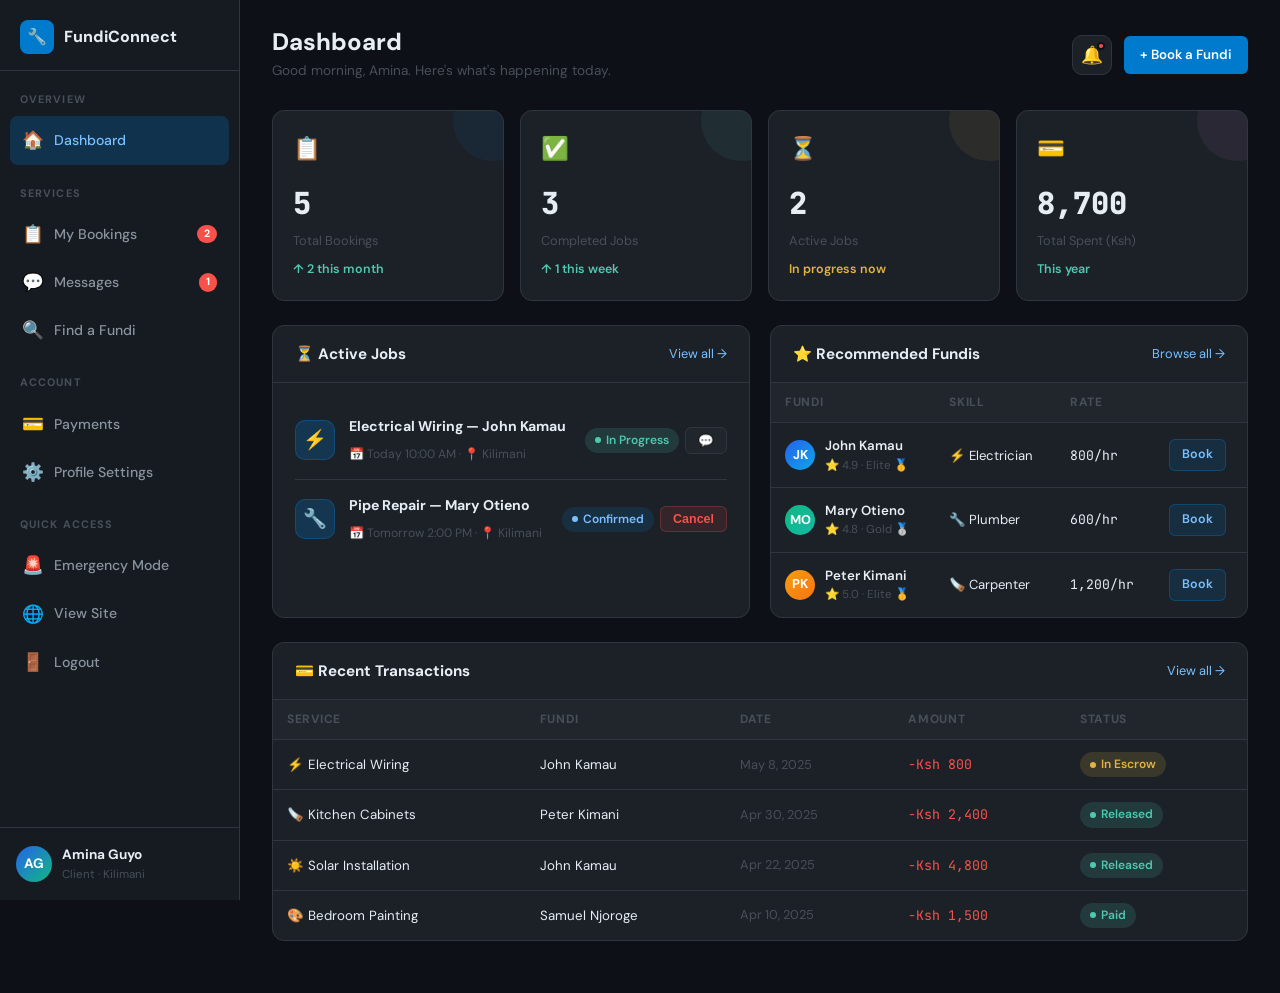
<file: dashboard-client.html>
<!DOCTYPE html>
<html lang="en">
<head>
  <meta charset="UTF-8"/>
  <meta name="viewport" content="width=device-width, initial-scale=1.0"/>
  <title>My Dashboard — FundiConnect</title>
  <link rel="stylesheet" href="css/style.css"/>
  <style>
    :root { --sidebar-w:240px; --red:#F85149; --amber:#E3B341; --blue-light:#79C0FF; --border-blue:rgba(0,122,204,0.35); --shadow-lg:0 20px 60px rgba(0,0,0,0.5); }
    body { display:flex; min-height:100vh; padding:0; background:var(--bg-dark); }

    /* ── Sidebar ── */
    .sidebar { width:var(--sidebar-w); background:var(--bg-panel); border-right:1px solid var(--border); display:flex; flex-direction:column; position:fixed; top:0; left:0; bottom:0; z-index:200; overflow-y:auto; }
    .sidebar-brand { padding:20px 20px 16px; border-bottom:1px solid var(--border); display:flex; align-items:center; gap:10px; }
    .sidebar-brand .logo-icon { width:34px; height:34px; border-radius:8px; background:var(--blue); display:flex; align-items:center; justify-content:center; font-size:1rem; flex-shrink:0; }
    .sidebar-brand span { font-weight:800; font-size:1rem; }
    .sidebar-label { font-size:.68rem; font-weight:700; letter-spacing:.1em; text-transform:uppercase; color:var(--text-muted); padding:20px 20px 8px; }
    .sidebar-nav { list-style:none; padding:0 10px; margin:0; }
    .sidebar-nav li a { display:flex; align-items:center; gap:12px; padding:10px 12px; border-radius:8px; color:var(--text-secondary); font-size:.88rem; font-weight:500; transition:all .2s; text-decoration:none; }
    .sidebar-nav li a:hover { background:var(--bg-elevated); color:var(--text-primary); }
    .sidebar-nav li a.active { color:var(--blue-light); background:var(--blue-glow); }
    .sidebar-nav li a .icon { font-size:1.1rem; width:20px; text-align:center; flex-shrink:0; }
    .badge-pill { margin-left:auto; background:var(--red); color:#fff; font-size:.66rem; font-weight:700; padding:2px 7px; border-radius:100px; line-height:1.4; }
    .sidebar-footer { margin-top:auto; padding:16px; border-top:1px solid var(--border); }
    .sidebar-user { display:flex; align-items:center; gap:10px; }
    .sidebar-avatar { width:36px; height:36px; border-radius:50%; flex-shrink:0; display:flex; align-items:center; justify-content:center; font-size:.85rem; font-weight:700; color:#fff; }
    .sidebar-user-info strong { display:block; font-size:.85rem; }
    .sidebar-user-info small { display:block; font-size:.72rem; color:var(--text-muted); }

    /* ── Main ── */
    .admin-main { margin-left:var(--sidebar-w); flex:1; padding:28px 32px; min-height:100vh; }
    .admin-topbar { display:flex; align-items:center; justify-content:space-between; margin-bottom:28px; }
    .topbar-title h1 { font-size:1.5rem; font-weight:800; }
    .topbar-title p  { font-size:.85rem; color:var(--text-muted); margin-top:2px; }
    .topbar-actions { display:flex; align-items:center; gap:12px; position:relative; }
    .notif-btn { position:relative; width:40px; height:40px; border-radius:10px; background:var(--bg-card); border:1px solid var(--border); display:flex; align-items:center; justify-content:center; cursor:pointer; font-size:1.1rem; }
    .notif-dot { position:absolute; top:6px; right:6px; width:8px; height:8px; background:var(--red); border-radius:50%; border:2px solid var(--bg-dark); }

    /* ── Stat cards ── */
    .stats-row { display:grid; grid-template-columns:repeat(4,1fr); gap:16px; margin-bottom:24px; }
    .stat-card { background:var(--bg-card); border:1px solid var(--border); border-radius:var(--radius-md); padding:20px; position:relative; overflow:hidden; transition:all .2s; }
    .stat-card:hover { border-color:var(--blue); transform:translateY(-2px); }
    .stat-card::before { content:''; position:absolute; top:0; right:0; width:80px; height:80px; border-radius:50%; opacity:.08; background:var(--accent-color,var(--blue)); transform:translate(30px,-30px); }
    .stat-icon { font-size:1.4rem; margin-bottom:12px; }
    .stat-value { font-size:1.9rem; font-weight:800; font-family:'JetBrains Mono',monospace; }
    .stat-label { font-size:.8rem; color:var(--text-muted); margin-top:4px; }
    .stat-trend { display:flex; align-items:center; gap:4px; font-size:.78rem; margin-top:8px; font-weight:600; }
    .trend-up   { color:var(--green); }
    .trend-down { color:var(--red); }
    .trend-warn { color:var(--amber); }

    /* ── Panels ── */
    .admin-grid { display:grid; grid-template-columns:1fr 1fr; gap:20px; margin-bottom:24px; }
    .admin-panel { background:var(--bg-card); border:1px solid var(--border); border-radius:var(--radius-md); overflow:hidden; }
    .panel-header { display:flex; align-items:center; justify-content:space-between; padding:18px 22px; border-bottom:1px solid var(--border); }
    .panel-header h3 { font-size:.95rem; font-weight:700; }
    .panel-body { padding:18px 22px; }
    .panel-full { grid-column:1/-1; }

    /* ── Table ── */
    .data-table { width:100%; border-collapse:collapse; font-size:.85rem; }
    .data-table th { text-align:left; padding:10px 14px; font-size:.75rem; font-weight:700; letter-spacing:.06em; text-transform:uppercase; color:var(--text-muted); border-bottom:1px solid var(--border); background:var(--bg-elevated); }
    .data-table td { padding:12px 14px; border-bottom:1px solid var(--border); vertical-align:middle; }
    .data-table tr:last-child td { border-bottom:none; }
    .data-table tr:hover td { background:rgba(255,255,255,.02); }
    .user-row { display:flex; align-items:center; gap:10px; }
    .ua { width:30px; height:30px; border-radius:50%; display:flex; align-items:center; justify-content:center; font-size:.8rem; font-weight:700; flex-shrink:0; color:#fff; }

    /* ── Status ── */
    .status { display:inline-flex; align-items:center; gap:5px; font-size:.75rem; font-weight:600; padding:3px 10px; border-radius:100px; }
    .status::before { content:''; width:6px; height:6px; border-radius:50%; background:currentColor; flex-shrink:0; }
    .status-pending   { background:rgba(227,179,65,.15);  color:var(--amber); }
    .status-active    { background:rgba(78,201,176,.15);   color:var(--green); }
    .status-completed { background:rgba(78,201,176,.15);   color:var(--green); }
    .status-cancelled { background:rgba(248,81,73,.15);    color:var(--red); }
    .status-confirmed { background:rgba(0,122,204,.15);    color:var(--blue-light); }
    .status-escrow    { background:rgba(227,179,65,.15);   color:var(--amber); }

    /* ── Action buttons ── */
    .action-btns { display:flex; gap:6px; flex-wrap:wrap; align-items:center; }
    .act { padding:5px 12px; border-radius:6px; font-size:.78rem; font-weight:600; cursor:pointer; border:1px solid transparent; transition:all .2s; text-decoration:none; display:inline-flex; align-items:center; }
    .act-primary { background:rgba(0,122,204,.15); color:var(--blue-light); border-color:var(--border-blue); }
    .act-primary:hover { background:rgba(0,122,204,.3); }
    .act-danger  { background:rgba(248,81,73,.1);  color:var(--red);        border-color:rgba(248,81,73,.25); }
    .act-danger:hover  { background:rgba(248,81,73,.2); }
    .act-ghost   { background:var(--bg-elevated);  color:var(--text-secondary); border-color:var(--border); }
    .act-ghost:hover   { color:var(--text-primary); border-color:var(--blue); }

    /* ── Tabs ── */
    .tab-row { display:flex; gap:4px; padding:4px; background:var(--bg-elevated); border-radius:10px; margin-bottom:20px; }
    .tab-btn { flex:1; padding:8px 12px; border-radius:8px; border:none; background:none; color:var(--text-secondary); font-size:.83rem; font-weight:600; cursor:pointer; transition:all .2s; font-family:'DM Sans',sans-serif; }
    .tab-btn.active { background:var(--bg-card); color:var(--text-primary); box-shadow:0 1px 4px rgba(0,0,0,.3); }
    .tab-pane { display:none; }
    .tab-pane.active { display:block; }

    /* ── Chat ── */
    .chat-layout { display:grid; grid-template-columns:230px 1fr; height:460px; overflow:hidden; }
    .chat-threads { border-right:1px solid var(--border); overflow-y:auto; }
    .thread-item { display:flex; align-items:center; gap:10px; padding:12px 14px; cursor:pointer; border-bottom:1px solid var(--border); transition:background .15s; }
    .thread-item:hover, .thread-item.active { background:var(--bg-elevated); }
    .thread-info { flex:1; min-width:0; }
    .thread-name { font-size:.85rem; font-weight:600; }
    .thread-preview { font-size:.74rem; color:var(--text-muted); white-space:nowrap; overflow:hidden; text-overflow:ellipsis; }
    .thread-time { font-size:.7rem; color:var(--text-muted); flex-shrink:0; }
    .unread-dot { width:8px; height:8px; border-radius:50%; background:var(--blue); flex-shrink:0; }
    .chat-body { display:flex; flex-direction:column; overflow:hidden; }
    .chat-header-bar { padding:12px 16px; border-bottom:1px solid var(--border); display:flex; align-items:center; gap:10px; background:var(--bg-elevated); flex-shrink:0; }
    .chat-messages-area { flex:1; overflow-y:auto; padding:16px; display:flex; flex-direction:column; gap:10px; }
    .chat-msg { display:flex; gap:8px; align-items:flex-end; }
    .chat-msg.mine { flex-direction:row-reverse; }
    .chat-bubble { padding:9px 14px; border-radius:12px; font-size:.85rem; line-height:1.5; max-width:72%; }
    .chat-msg:not(.mine) .chat-bubble { background:var(--bg-elevated); border:1px solid var(--border); border-bottom-left-radius:4px; }
    .chat-msg.mine .chat-bubble { background:var(--blue-glow); border:1px solid var(--border-blue); color:var(--blue-light); border-bottom-right-radius:4px; }
    .chat-time-lbl { font-size:.68rem; color:var(--text-muted); margin-top:2px; }
    .chat-input-row { padding:12px 16px; border-top:1px solid var(--border); display:flex; gap:8px; flex-shrink:0; }
    .chat-input-field { flex:1; background:var(--bg-elevated); border:1px solid var(--border); border-radius:8px; padding:8px 12px; color:var(--text-primary); font-size:.85rem; font-family:'DM Sans',sans-serif; }
    .chat-input-field:focus { outline:none; border-color:var(--blue); }

    /* ── Notif Panel ── */
    .notif-panel { position:absolute; top:48px; right:0; width:300px; background:var(--bg-card); border:1px solid var(--border); border-radius:var(--radius-md); box-shadow:var(--shadow-lg); z-index:100; display:none; }
    .notif-panel.open { display:block; }
    .notif-panel-header { padding:14px 16px; border-bottom:1px solid var(--border); display:flex; justify-content:space-between; align-items:center; }
    .notif-item { display:flex; gap:12px; padding:12px 16px; border-bottom:1px solid var(--border); }
    .notif-item:last-child { border-bottom:none; }
    .notif-item:hover { background:var(--bg-elevated); }
    .notif-icon { width:32px; height:32px; border-radius:8px; display:flex; align-items:center; justify-content:center; font-size:.9rem; flex-shrink:0; }
    .notif-text p { font-size:.8rem; font-weight:500; margin-bottom:2px; }
    .notif-text small { font-size:.72rem; color:var(--text-muted); }

    /* ── Booking row ── */
    .booking-row { display:flex; align-items:center; gap:14px; padding:14px 0; border-bottom:1px solid var(--border); }
    .booking-row:last-child { border-bottom:none; }
    .booking-icon { width:40px; height:40px; border-radius:10px; background:var(--blue-glow); border:1px solid var(--border-blue); display:flex; align-items:center; justify-content:center; font-size:1.2rem; flex-shrink:0; }
    .booking-info { flex:1; }
    .booking-info strong { display:block; font-size:.88rem; margin-bottom:2px; }
    .booking-info small { font-size:.76rem; color:var(--text-muted); }

    /* ── Form ── */
    .form-label { display:block; font-size:.78rem; font-weight:600; color:var(--text-muted); margin-bottom:6px; text-transform:uppercase; letter-spacing:.05em; }
    .form-input { width:100%; background:var(--bg-elevated); border:1px solid var(--border); border-radius:8px; padding:9px 12px; color:var(--text-primary); font-size:.88rem; font-family:'DM Sans',sans-serif; box-sizing:border-box; }
    .form-input:focus { outline:none; border-color:var(--blue); }
    .form-group { margin-bottom:16px; }
    .form-row { display:grid; grid-template-columns:1fr 1fr; gap:14px; }

    /* ── Modal ── */
    .modal-overlay { position:fixed; inset:0; background:rgba(0,0,0,.65); backdrop-filter:blur(4px); z-index:500; display:none; align-items:center; justify-content:center; padding:20px; }
    .modal-overlay.open { display:flex; }
    .modal { background:var(--bg-card); border:1px solid var(--border); border-radius:var(--radius-lg); padding:28px; width:100%; max-width:480px; box-shadow:var(--shadow-lg); }
    .modal-header { display:flex; align-items:center; justify-content:space-between; margin-bottom:20px; }
    .modal-header h3 { font-size:1.05rem; font-weight:700; }
    .modal-close { background:none; border:none; color:var(--text-muted); font-size:1.1rem; cursor:pointer; padding:4px; }
    .modal-close:hover { color:var(--text-primary); }

    /* ── Stars ── */
    .rate-stars { display:flex; gap:4px; margin:12px 0; justify-content:center; }
    .rate-star { font-size:2rem; cursor:pointer; color:var(--text-muted); transition:color .15s; }
    .rate-star.filled { color:var(--amber); }

    /* ── Toast ── */
    .toast-container { position:fixed; bottom:24px; right:24px; z-index:9999; display:flex; flex-direction:column; gap:10px; }
    .toast { display:flex; align-items:center; gap:10px; padding:12px 18px; background:var(--bg-elevated); border:1px solid var(--border); border-radius:10px; font-size:.85rem; box-shadow:0 8px 24px rgba(0,0,0,.4); animation:fadeUp .3s ease; min-width:240px; }
    .toast.success { border-color:rgba(78,201,176,.4); }
    .toast.error   { border-color:rgba(248,81,73,.4); }
    .toast.info    { border-color:rgba(0,122,204,.4); }
    @keyframes fadeUp { from{opacity:0;transform:translateY(10px)} to{opacity:1;transform:translateY(0)} }

    .page { display:none; }
    .page.active { display:block; }

    @media(max-width:900px) {
      .admin-main { margin-left:0; padding:16px; }
      .sidebar { display:none; }
      .stats-row { grid-template-columns:repeat(2,1fr); }
      .admin-grid { grid-template-columns:1fr; }
      .chat-layout { grid-template-columns:1fr; }
      .chat-threads { display:none; }
      .form-row { grid-template-columns:1fr; }
    }
    @media(max-width:600px) { .stats-row { grid-template-columns:1fr; } }
  </style>
</head>
<body>

<!-- ══════════════ SIDEBAR ══════════════ -->
<aside class="sidebar">
  <div class="sidebar-brand">
    <div class="logo-icon">🔧</div>
    <span>FundiConnect</span>
  </div>

  <div class="sidebar-label">Overview</div>
  <ul class="sidebar-nav">
    <li><a href="#" class="active" onclick="return navigate('dashboard',this)"><span class="icon">🏠</span> Dashboard</a></li>
  </ul>

  <div class="sidebar-label">Services</div>
  <ul class="sidebar-nav">
    <li><a href="#" onclick="return navigate('bookings',this)"><span class="icon">📋</span> My Bookings <span class="badge-pill">2</span></a></li>
    <li><a href="#" onclick="return navigate('messages',this)"><span class="icon">💬</span> Messages <span class="badge-pill">1</span></a></li>
    <li><a href="search.html"><span class="icon">🔍</span> Find a Fundi</a></li>
  </ul>

  <div class="sidebar-label">Account</div>
  <ul class="sidebar-nav">
    <li><a href="#" onclick="return navigate('payments',this)"><span class="icon">💳</span> Payments</a></li>
    <li><a href="#" onclick="return navigate('profile',this)"><span class="icon">⚙️</span> Profile Settings</a></li>
  </ul>

  <div class="sidebar-label">Quick Access</div>
  <ul class="sidebar-nav">
    <li><a href="#" onclick="doEmergency();return false"><span class="icon">🚨</span> Emergency Mode</a></li>
    <li><a href="index.html"><span class="icon">🌐</span> View Site</a></li>
    <li><a href="login.html"><span class="icon">🚪</span> Logout</a></li>
  </ul>

  <div class="sidebar-footer">
    <div class="sidebar-user">
      <div class="sidebar-avatar" style="background:linear-gradient(135deg,#2563EB,#10B981)">AG</div>
      <div class="sidebar-user-info">
        <strong>Amina Guyo</strong>
        <small>Client · Kilimani</small>
      </div>
    </div>
  </div>
</aside>

<!-- ══════════════ MAIN ══════════════ -->
<main class="admin-main">

  <div class="admin-topbar">
    <div class="topbar-title">
      <h1 id="page-title">Dashboard</h1>
      <p id="page-sub">Good morning, Amina. Here's what's happening today.</p>
    </div>
    <div class="topbar-actions">
      <div class="notif-btn" id="notif-btn">🔔<div class="notif-dot"></div></div>
      <div class="notif-panel" id="notif-panel">
        <div class="notif-panel-header">
          <strong style="font-size:.85rem">Notifications</strong>
          <a href="#" style="font-size:.78rem;color:var(--blue-light)">Mark all read</a>
        </div>
        <div class="notif-item">
          <div class="notif-icon" style="background:rgba(78,201,176,.15)">✅</div>
          <div class="notif-text"><p>Booking with John Kamau confirmed</p><small>Electrical Wiring · Today 10:00 AM</small></div>
        </div>
        <div class="notif-item">
          <div class="notif-icon" style="background:rgba(0,122,204,.15)">💬</div>
          <div class="notif-text"><p>New message from Mary Otieno</p><small>Replied to your query · 1 hr ago</small></div>
        </div>
        <div class="notif-item">
          <div class="notif-icon" style="background:rgba(227,179,65,.15)">⭐</div>
          <div class="notif-text"><p>Rate your last completed job</p><small>Peter Kimani · Cabinets · Apr 30</small></div>
        </div>
      </div>
      <a href="search.html" class="btn btn-primary" style="padding:8px 16px;font-size:.83rem">+ Book a Fundi</a>
    </div>
  </div>

  <!-- ══ DASHBOARD ══ -->
  <div class="page active" id="page-dashboard">
    <div class="stats-row">
      <div class="stat-card" style="--accent-color:var(--blue)">
        <div class="stat-icon">📋</div>
        <div class="stat-value">5</div>
        <div class="stat-label">Total Bookings</div>
        <div class="stat-trend trend-up">↑ 2 this month</div>
      </div>
      <div class="stat-card" style="--accent-color:var(--green)">
        <div class="stat-icon">✅</div>
        <div class="stat-value">3</div>
        <div class="stat-label">Completed Jobs</div>
        <div class="stat-trend trend-up">↑ 1 this week</div>
      </div>
      <div class="stat-card" style="--accent-color:var(--amber)">
        <div class="stat-icon">⏳</div>
        <div class="stat-value">2</div>
        <div class="stat-label">Active Jobs</div>
        <div class="stat-trend trend-warn">In progress now</div>
      </div>
      <div class="stat-card" style="--accent-color:var(--purple)">
        <div class="stat-icon">💳</div>
        <div class="stat-value">8,700</div>
        <div class="stat-label">Total Spent (Ksh)</div>
        <div class="stat-trend trend-up">This year</div>
      </div>
    </div>

    <div class="admin-grid">
      <div class="admin-panel">
        <div class="panel-header">
          <h3>⏳ Active Jobs</h3>
          <a href="#" onclick="return navigate('bookings',null)" style="font-size:.8rem;color:var(--blue-light)">View all →</a>
        </div>
        <div class="panel-body">
          <div class="booking-row">
            <div class="booking-icon">⚡</div>
            <div class="booking-info">
              <strong>Electrical Wiring — John Kamau</strong>
              <small>📅 Today 10:00 AM · 📍 Kilimani</small>
            </div>
            <div class="action-btns">
              <span class="status status-active">In Progress</span>
              <button class="act act-ghost" data-modal-open="chat-modal">💬</button>
            </div>
          </div>
          <div class="booking-row">
            <div class="booking-icon">🔧</div>
            <div class="booking-info">
              <strong>Pipe Repair — Mary Otieno</strong>
              <small>📅 Tomorrow 2:00 PM · 📍 Kilimani</small>
            </div>
            <div class="action-btns">
              <span class="status status-confirmed">Confirmed</span>
              <button class="act act-danger" onclick="showToast('Booking cancelled. Refund initiated.','info')">Cancel</button>
            </div>
          </div>
        </div>
      </div>

      <div class="admin-panel">
        <div class="panel-header">
          <h3>⭐ Recommended Fundis</h3>
          <a href="search.html" style="font-size:.8rem;color:var(--blue-light)">Browse all →</a>
        </div>
        <div class="panel-body" style="padding:0">
          <table class="data-table">
            <thead><tr><th>Fundi</th><th>Skill</th><th>Rate</th><th></th></tr></thead>
            <tbody>
              <tr>
                <td><div class="user-row"><div class="ua" style="background:linear-gradient(135deg,#2563EB,#0EA5E9)">JK</div><div><div style="font-size:.83rem;font-weight:600">John Kamau</div><div style="font-size:.72rem;color:var(--text-muted)">⭐ 4.9 · Elite 🥇</div></div></div></td>
                <td style="font-size:.82rem">⚡ Electrician</td>
                <td style="font-family:'JetBrains Mono',monospace;font-size:.82rem">800/hr</td>
                <td><a href="fundi-profile.html" class="act act-primary">Book</a></td>
              </tr>
              <tr>
                <td><div class="user-row"><div class="ua" style="background:linear-gradient(135deg,#10B981,#14B8A6)">MO</div><div><div style="font-size:.83rem;font-weight:600">Mary Otieno</div><div style="font-size:.72rem;color:var(--text-muted)">⭐ 4.8 · Gold 🥈</div></div></div></td>
                <td style="font-size:.82rem">🔧 Plumber</td>
                <td style="font-family:'JetBrains Mono',monospace;font-size:.82rem">600/hr</td>
                <td><a href="fundi-profile.html" class="act act-primary">Book</a></td>
              </tr>
              <tr>
                <td><div class="user-row"><div class="ua" style="background:linear-gradient(135deg,#F59E0B,#F97316)">PK</div><div><div style="font-size:.83rem;font-weight:600">Peter Kimani</div><div style="font-size:.72rem;color:var(--text-muted)">⭐ 5.0 · Elite 🥇</div></div></div></td>
                <td style="font-size:.82rem">🪚 Carpenter</td>
                <td style="font-family:'JetBrains Mono',monospace;font-size:.82rem">1,200/hr</td>
                <td><a href="fundi-profile.html" class="act act-primary">Book</a></td>
              </tr>
            </tbody>
          </table>
        </div>
      </div>
    </div>

    <div class="admin-grid">
      <div class="admin-panel panel-full">
        <div class="panel-header">
          <h3>💳 Recent Transactions</h3>
          <a href="#" onclick="return navigate('payments',null)" style="font-size:.8rem;color:var(--blue-light)">View all →</a>
        </div>
        <div class="panel-body" style="padding:0">
          <table class="data-table">
            <thead><tr><th>Service</th><th>Fundi</th><th>Date</th><th>Amount</th><th>Status</th></tr></thead>
            <tbody>
              <tr>
                <td style="font-size:.83rem">⚡ Electrical Wiring</td>
                <td style="font-size:.83rem">John Kamau</td>
                <td style="font-size:.8rem;color:var(--text-muted)">May 8, 2025</td>
                <td style="font-family:'JetBrains Mono',monospace;font-size:.83rem;color:var(--red)">−Ksh 800</td>
                <td><span class="status status-escrow">In Escrow</span></td>
              </tr>
              <tr>
                <td style="font-size:.83rem">🪚 Kitchen Cabinets</td>
                <td style="font-size:.83rem">Peter Kimani</td>
                <td style="font-size:.8rem;color:var(--text-muted)">Apr 30, 2025</td>
                <td style="font-family:'JetBrains Mono',monospace;font-size:.83rem;color:var(--red)">−Ksh 2,400</td>
                <td><span class="status status-completed">Released</span></td>
              </tr>
              <tr>
                <td style="font-size:.83rem">☀️ Solar Installation</td>
                <td style="font-size:.83rem">John Kamau</td>
                <td style="font-size:.8rem;color:var(--text-muted)">Apr 22, 2025</td>
                <td style="font-family:'JetBrains Mono',monospace;font-size:.83rem;color:var(--red)">−Ksh 4,800</td>
                <td><span class="status status-completed">Released</span></td>
              </tr>
              <tr>
                <td style="font-size:.83rem">🎨 Bedroom Painting</td>
                <td style="font-size:.83rem">Samuel Njoroge</td>
                <td style="font-size:.8rem;color:var(--text-muted)">Apr 10, 2025</td>
                <td style="font-family:'JetBrains Mono',monospace;font-size:.83rem;color:var(--red)">−Ksh 1,500</td>
                <td><span class="status status-completed">Paid</span></td>
              </tr>
            </tbody>
          </table>
        </div>
      </div>
    </div>
  </div>

  <!-- ══ BOOKINGS ══ -->
  <div class="page" id="page-bookings">
    <div class="tab-row" data-tabs="b-tabs">
      <button class="tab-btn active" data-tab="active-b">⏳ Active (2)</button>
      <button class="tab-btn" data-tab="completed-b">✅ Completed (3)</button>
      <button class="tab-btn" data-tab="cancelled-b">❌ Cancelled (0)</button>
    </div>
    <div class="tab-pane active" data-tab-pane="active-b">
      <div class="admin-panel">
        <div class="panel-body" style="padding:0">
          <table class="data-table">
            <thead><tr><th>Service</th><th>Fundi</th><th>Date & Time</th><th>Location</th><th>Status</th><th>Actions</th></tr></thead>
            <tbody>
              <tr>
                <td style="font-size:.83rem;font-weight:600">⚡ Electrical Wiring</td>
                <td><div class="user-row"><div class="ua" style="background:linear-gradient(135deg,#2563EB,#0EA5E9)">JK</div> John Kamau</div></td>
                <td style="font-size:.82rem">May 8 · 10:00 AM</td>
                <td style="font-size:.82rem;color:var(--text-muted)">Kilimani</td>
                <td><span class="status status-active">In Progress</span></td>
                <td><div class="action-btns"><button class="act act-primary" data-modal-open="chat-modal">💬 Chat</button><button class="act act-ghost" data-modal-open="receipt-modal">🧾</button></div></td>
              </tr>
              <tr>
                <td style="font-size:.83rem;font-weight:600">🔧 Pipe Repair</td>
                <td><div class="user-row"><div class="ua" style="background:linear-gradient(135deg,#10B981,#14B8A6)">MO</div> Mary Otieno</div></td>
                <td style="font-size:.82rem">May 9 · 2:00 PM</td>
                <td style="font-size:.82rem;color:var(--text-muted)">Kilimani</td>
                <td><span class="status status-confirmed">Confirmed</span></td>
                <td><div class="action-btns"><button class="act act-primary" data-modal-open="chat-modal">💬 Chat</button><button class="act act-danger" onclick="showToast('Booking cancelled','info')">Cancel</button></div></td>
              </tr>
            </tbody>
          </table>
        </div>
      </div>
    </div>
    <div class="tab-pane" data-tab-pane="completed-b">
      <div class="admin-panel">
        <div class="panel-body" style="padding:0">
          <table class="data-table">
            <thead><tr><th>Service</th><th>Fundi</th><th>Date</th><th>Amount</th><th>Status</th><th>Actions</th></tr></thead>
            <tbody>
              <tr>
                <td style="font-size:.83rem;font-weight:600">🪚 Kitchen Cabinets</td>
                <td><div class="user-row"><div class="ua" style="background:linear-gradient(135deg,#F59E0B,#F97316)">PK</div> Peter Kimani</div></td>
                <td style="font-size:.82rem;color:var(--text-muted)">Apr 30</td>
                <td style="font-family:'JetBrains Mono',monospace;font-size:.82rem">Ksh 2,400</td>
                <td><span class="status status-completed">Completed</span></td>
                <td><div class="action-btns"><button class="act act-primary" data-modal-open="review-modal">⭐ Rate</button><button class="act act-ghost" data-modal-open="receipt-modal">🧾</button></div></td>
              </tr>
              <tr>
                <td style="font-size:.83rem;font-weight:600">☀️ Solar Installation</td>
                <td><div class="user-row"><div class="ua" style="background:linear-gradient(135deg,#2563EB,#0EA5E9)">JK</div> John Kamau</div></td>
                <td style="font-size:.82rem;color:var(--text-muted)">Apr 22</td>
                <td style="font-family:'JetBrains Mono',monospace;font-size:.82rem">Ksh 4,800</td>
                <td><span class="status status-completed">Completed</span></td>
                <td><div class="action-btns"><button class="act act-ghost" style="color:var(--green)">✅ Rated</button><button class="act act-ghost" data-modal-open="receipt-modal">🧾</button></div></td>
              </tr>
              <tr>
                <td style="font-size:.83rem;font-weight:600">🎨 Bedroom Painting</td>
                <td><div class="user-row"><div class="ua" style="background:linear-gradient(135deg,#8B5CF6,#EC4899)">SN</div> Samuel Njoroge</div></td>
                <td style="font-size:.82rem;color:var(--text-muted)">Apr 10</td>
                <td style="font-family:'JetBrains Mono',monospace;font-size:.82rem">Ksh 1,500</td>
                <td><span class="status status-completed">Completed</span></td>
                <td><div class="action-btns"><button class="act act-ghost" style="color:var(--green)">✅ Rated</button><button class="act act-ghost" data-modal-open="receipt-modal">🧾</button></div></td>
              </tr>
            </tbody>
          </table>
        </div>
      </div>
    </div>
    <div class="tab-pane" data-tab-pane="cancelled-b">
      <div class="admin-panel"><div class="panel-body" style="text-align:center;padding:60px 20px;color:var(--text-muted)"><div style="font-size:2.5rem;margin-bottom:10px">📭</div><p>No cancelled bookings.</p></div></div>
    </div>
  </div>

  <!-- ══ MESSAGES ══ -->
  <div class="page" id="page-messages">
    <div class="admin-panel" style="overflow:hidden">
      <div class="chat-layout">
        <div class="chat-threads">
          <div style="padding:12px 14px;border-bottom:1px solid var(--border);font-size:.72rem;font-weight:700;color:var(--text-muted);text-transform:uppercase;letter-spacing:.08em">Conversations</div>
          <div class="thread-item active">
            <div class="ua" style="background:linear-gradient(135deg,#2563EB,#0EA5E9)">JK</div>
            <div class="thread-info">
              <div class="thread-name">John Kamau</div>
              <div class="thread-preview">Nitafika saa tatu asubuhi</div>
            </div>
            <div style="display:flex;flex-direction:column;align-items:flex-end;gap:3px">
              <span class="thread-time">10:32</span>
              <div class="unread-dot"></div>
            </div>
          </div>
          <div class="thread-item">
            <div class="ua" style="background:linear-gradient(135deg,#10B981,#14B8A6)">MO</div>
            <div class="thread-info">
              <div class="thread-name">Mary Otieno</div>
              <div class="thread-preview">Bei yangu ni Ksh 600 kwa saa</div>
            </div>
            <span class="thread-time">Yesterday</span>
          </div>
          <div class="thread-item">
            <div class="ua" style="background:linear-gradient(135deg,#F59E0B,#F97316)">PK</div>
            <div class="thread-info">
              <div class="thread-name">Peter Kimani</div>
              <div class="thread-preview">Kazi imekwisha, asante!</div>
            </div>
            <span class="thread-time">Apr 30</span>
          </div>
        </div>
        <div class="chat-body">
          <div class="chat-header-bar">
            <div class="ua" style="background:linear-gradient(135deg,#2563EB,#0EA5E9)">JK</div>
            <div><div style="font-weight:700;font-size:.9rem">John Kamau</div><div style="font-size:.72rem;color:var(--green)">● Online · Electrician</div></div>
          </div>
          <div class="chat-messages-area" id="msg-messages">
            <div class="chat-msg">
              <div class="ua" style="background:linear-gradient(135deg,#2563EB,#0EA5E9);width:26px;height:26px;font-size:.7rem">JK</div>
              <div><div class="chat-bubble">Karibu! Nitafika kama tuliamua saa tatu asubuhi. 😊</div><div class="chat-time-lbl">10:32 AM</div></div>
            </div>
            <div class="chat-msg mine">
              <div><div class="chat-bubble">Sawa sana. Niko nyumbani.</div><div class="chat-time-lbl" style="text-align:right">10:35 AM</div></div>
            </div>
          </div>
          <div class="chat-input-row">
            <input class="chat-input-field" id="msg-input" type="text" placeholder="Type a message…"/>
            <button class="btn btn-primary" id="msg-send">Send</button>
          </div>
        </div>
      </div>
    </div>
  </div>

  <!-- ══ PAYMENTS ══ -->
  <div class="page" id="page-payments">
    <div class="stats-row" style="grid-template-columns:repeat(3,1fr)">
      <div class="stat-card" style="--accent-color:var(--red)">
        <div class="stat-icon">💳</div>
        <div class="stat-value">8,700</div>
        <div class="stat-label">Total Spent (Ksh)</div>
        <div class="stat-trend trend-up">All time</div>
      </div>
      <div class="stat-card" style="--accent-color:var(--green)">
        <div class="stat-icon">✅</div>
        <div class="stat-value">5</div>
        <div class="stat-label">Paid Invoices</div>
        <div class="stat-trend trend-up">This year</div>
      </div>
      <div class="stat-card" style="--accent-color:var(--amber)">
        <div class="stat-icon">⏳</div>
        <div class="stat-value">800</div>
        <div class="stat-label">Pending (Ksh)</div>
        <div class="stat-trend trend-warn">In escrow</div>
      </div>
    </div>
    <div class="admin-panel">
      <div class="panel-header"><h3>💳 Transaction History</h3></div>
      <div class="panel-body" style="padding:0">
        <table class="data-table">
          <thead><tr><th>Service</th><th>Fundi</th><th>Date</th><th>Method</th><th>Amount</th><th>Status</th></tr></thead>
          <tbody>
            <tr><td style="font-size:.83rem">⚡ Electrical Wiring</td><td style="font-size:.83rem">John Kamau</td><td style="font-size:.8rem;color:var(--text-muted)">May 8, 2025</td><td style="font-size:.8rem">📱 M-Pesa</td><td style="font-family:'JetBrains Mono',monospace;font-size:.83rem;color:var(--red)">−Ksh 800</td><td><span class="status status-escrow">In Escrow</span></td></tr>
            <tr><td style="font-size:.83rem">🪚 Kitchen Cabinets</td><td style="font-size:.83rem">Peter Kimani</td><td style="font-size:.8rem;color:var(--text-muted)">Apr 30, 2025</td><td style="font-size:.8rem">📱 M-Pesa</td><td style="font-family:'JetBrains Mono',monospace;font-size:.83rem;color:var(--red)">−Ksh 2,400</td><td><span class="status status-completed">Released</span></td></tr>
            <tr><td style="font-size:.83rem">☀️ Solar Installation</td><td style="font-size:.83rem">John Kamau</td><td style="font-size:.8rem;color:var(--text-muted)">Apr 22, 2025</td><td style="font-size:.8rem">📱 M-Pesa</td><td style="font-family:'JetBrains Mono',monospace;font-size:.83rem;color:var(--red)">−Ksh 4,800</td><td><span class="status status-completed">Released</span></td></tr>
            <tr><td style="font-size:.83rem">🎨 Bedroom Painting</td><td style="font-size:.83rem">Samuel Njoroge</td><td style="font-size:.8rem;color:var(--text-muted)">Apr 10, 2025</td><td style="font-size:.8rem">💵 Cash</td><td style="font-family:'JetBrains Mono',monospace;font-size:.83rem;color:var(--red)">−Ksh 1,500</td><td><span class="status status-completed">Paid</span></td></tr>
            <tr><td style="font-size:.83rem">💚 Refund</td><td style="font-size:.83rem">—</td><td style="font-size:.8rem;color:var(--text-muted)">Mar 20, 2025</td><td style="font-size:.8rem">📱 M-Pesa</td><td style="font-family:'JetBrains Mono',monospace;font-size:.83rem;color:var(--green)">+Ksh 500</td><td><span class="status status-completed">Refunded</span></td></tr>
          </tbody>
        </table>
      </div>
    </div>
  </div>

  <!-- ══ PROFILE ══ -->
  <div class="page" id="page-profile">
    <div class="admin-grid">
      <div class="admin-panel panel-full">
        <div class="panel-header">
          <h3>👤 Personal Information</h3>
          <button class="act act-primary" onclick="showToast('Profile updated successfully!','success')">Save Changes</button>
        </div>
        <div class="panel-body">
          <div style="display:flex;align-items:center;gap:16px;margin-bottom:24px;padding-bottom:20px;border-bottom:1px solid var(--border)">
            <div style="width:60px;height:60px;border-radius:50%;background:linear-gradient(135deg,#2563EB,#10B981);display:flex;align-items:center;justify-content:center;font-size:1.3rem;font-weight:800;color:#fff;flex-shrink:0">AG</div>
            <div>
              <div style="font-weight:700;font-size:1rem">Amina Guyo</div>
              <div style="font-size:.8rem;color:var(--text-muted);margin-top:2px">Member since January 2024</div>
              <div style="margin-top:6px"><span class="status status-active">Phone Verified</span></div>
            </div>
            <button class="act act-ghost" style="margin-left:auto" onclick="showToast('Photo upload coming soon','info')">✎ Change Photo</button>
          </div>
          <div class="form-row">
            <div class="form-group"><label class="form-label">First Name</label><input class="form-input" value="Amina"/></div>
            <div class="form-group"><label class="form-label">Last Name</label><input class="form-input" value="Guyo"/></div>
            <div class="form-group"><label class="form-label">Phone Number</label><input class="form-input" value="0712 345 678"/></div>
            <div class="form-group"><label class="form-label">Email</label><input class="form-input" value="amina.guyo@example.com"/></div>
            <div class="form-group"><label class="form-label">County</label><select class="form-input"><option>Nairobi</option></select></div>
            <div class="form-group"><label class="form-label">Area</label><input class="form-input" value="Kilimani"/></div>
          </div>
        </div>
      </div>
      <div class="admin-panel panel-full">
        <div class="panel-header"><h3>🔒 Change Password</h3></div>
        <div class="panel-body">
          <div class="form-row">
            <div class="form-group"><label class="form-label">Current Password</label><input class="form-input" type="password" placeholder="••••••••"/></div>
            <div class="form-group"><label class="form-label">New Password</label><input class="form-input" type="password" placeholder="Min. 8 characters"/></div>
          </div>
          <button class="act act-primary" onclick="showToast('Password updated!','success')">Update Password</button>
        </div>
      </div>
    </div>
  </div>

</main>

<!-- ── REVIEW MODAL ── -->
<div class="modal-overlay" id="review-modal">
  <div class="modal">
    <div class="modal-header"><h3>⭐ Rate Peter Kimani</h3><button class="modal-close" data-modal-close>✕</button></div>
    <div class="rate-stars" data-rating="0"><span class="rate-star">★</span><span class="rate-star">★</span><span class="rate-star">★</span><span class="rate-star">★</span><span class="rate-star">★</span></div>
    <div class="form-group"><label class="form-label">Your Review</label><textarea class="form-input" rows="3" placeholder="Tell others about your experience…" style="resize:vertical"></textarea></div>
    <div style="display:flex;gap:10px;margin-top:4px">
      <button class="act act-ghost" onclick="document.getElementById('review-modal').classList.remove('open')">Cancel</button>
      <button class="act act-primary" style="flex:1" onclick="showToast('Review submitted! ⭐','success');document.getElementById('review-modal').classList.remove('open')">Submit Review</button>
    </div>
  </div>
</div>

<!-- ── RECEIPT MODAL ── -->
<div class="modal-overlay" id="receipt-modal">
  <div class="modal">
    <div class="modal-header"><h3>🧾 Job Receipt</h3><button class="modal-close" data-modal-close>✕</button></div>
    <div style="background:var(--bg-elevated);border:1px solid var(--border);border-radius:8px;padding:20px;font-size:.85rem">
      <div style="text-align:center;border-bottom:1px dashed var(--border);padding-bottom:14px;margin-bottom:14px">
        <div style="font-size:1.3rem;margin-bottom:4px">🔧</div>
        <div style="font-weight:700">FundiConnect</div>
        <div style="font-size:.72rem;color:var(--text-muted)">Official Job Receipt</div>
      </div>
      <div style="display:flex;flex-direction:column;gap:8px">
        <div style="display:flex;justify-content:space-between"><span style="color:var(--text-muted)">Receipt #</span><strong style="font-family:'JetBrains Mono',monospace">FC-20250430-041</strong></div>
        <div style="display:flex;justify-content:space-between"><span style="color:var(--text-muted)">Service</span><strong>Kitchen Cabinet Install</strong></div>
        <div style="display:flex;justify-content:space-between"><span style="color:var(--text-muted)">Fundi</span><strong>Peter Kimani</strong></div>
        <div style="display:flex;justify-content:space-between"><span style="color:var(--text-muted)">Date</span><strong>Apr 30, 2025</strong></div>
        <div style="display:flex;justify-content:space-between;border-top:1px dashed var(--border);margin-top:6px;padding-top:8px"><strong>Total Paid</strong><strong style="color:var(--green);font-family:'JetBrains Mono',monospace">Ksh 2,400</strong></div>
      </div>
    </div>
    <button class="act act-ghost" style="width:100%;margin-top:14px;padding:10px;text-align:center" onclick="showToast('Receipt downloaded!','success')">⬇️ Download PDF</button>
  </div>
</div>

<!-- ── CHAT MODAL ── -->
<div class="modal-overlay" id="chat-modal">
  <div class="modal" style="max-width:460px;padding:0;overflow:hidden">
    <div class="chat-header-bar" style="background:var(--bg-elevated)">
      <div class="ua" style="background:linear-gradient(135deg,#2563EB,#0EA5E9)">JK</div>
      <div><div style="font-weight:700;font-size:.9rem">John Kamau</div><div style="font-size:.72rem;color:var(--green)">● Online</div></div>
      <button class="modal-close" data-modal-close style="margin-left:auto">✕</button>
    </div>
    <div id="modal-messages" style="height:240px;padding:14px;display:flex;flex-direction:column;gap:10px;overflow-y:auto">
      <div class="chat-msg">
        <div class="ua" style="background:linear-gradient(135deg,#2563EB,#0EA5E9);width:26px;height:26px;font-size:.7rem">JK</div>
        <div><div class="chat-bubble">Karibu! Niko njiani. 😊</div><div class="chat-time-lbl">Now</div></div>
      </div>
    </div>
    <div class="chat-input-row">
      <input class="chat-input-field" id="modal-input" type="text" placeholder="Type a message…"/>
      <button class="btn btn-primary" id="modal-send">Send</button>
    </div>
  </div>
</div>

<div class="toast-container"></div>
<script src="js/main.js"></script>
<script>
  const pageMeta = {
    dashboard: { title:'Dashboard',        sub:"Good morning, Amina. Here's what's happening today." },
    bookings:  { title:'My Bookings',      sub:'Manage your active and past bookings.' },
    messages:  { title:'Messages',         sub:'Chat directly with your fundis.' },
    payments:  { title:'Payments',         sub:'Your transaction history and spending summary.' },
    profile:   { title:'Profile Settings', sub:'Update your personal information and password.' },
  };

  function navigate(name, linkEl) {
    document.querySelectorAll('.page').forEach(p => p.classList.remove('active'));
    document.querySelectorAll('.sidebar-nav a').forEach(a => a.classList.remove('active'));
    const pg = document.getElementById('page-' + name);
    if (pg) pg.classList.add('active');
    if (linkEl) linkEl.classList.add('active');
    const m = pageMeta[name] || {};
    document.getElementById('page-title').textContent = m.title || name;
    document.getElementById('page-sub').textContent   = m.sub   || '';
    return false;
  }

  function doEmergency() {
    showToast('🚨 Emergency activated — finding nearest fundi…', 'error');
    setTimeout(() => showToast('📞 Connecting to John Kamau (2.1 km away)', 'success'), 2200);
  }

  // Notif panel
  document.getElementById('notif-btn').addEventListener('click', function(e) {
    e.stopPropagation();
    document.getElementById('notif-panel').classList.toggle('open');
  });
  document.addEventListener('click', () => document.getElementById('notif-panel').classList.remove('open'));

  // Inline chat (messages page)
  document.getElementById('msg-send').addEventListener('click', sendInlineMsg);
  document.getElementById('msg-input').addEventListener('keydown', e => { if(e.key==='Enter') sendInlineMsg(); });
  function sendInlineMsg() {
    const input = document.getElementById('msg-input');
    const text = input.value.trim(); if (!text) return;
    const area = document.getElementById('msg-messages');
    addMsg(area, text, true, 'JK', 'linear-gradient(135deg,#2563EB,#0EA5E9)');
    input.value = '';
    const replies = ['Sawa!','Nitafika hivi karibuni.','Asante.','Niko njiani.','Kazi itakuwa done leo.'];
    setTimeout(() => addMsg(area, replies[Math.floor(Math.random()*replies.length)], false, 'JK', 'linear-gradient(135deg,#2563EB,#0EA5E9)'), 900+Math.random()*600);
  }

  // Modal chat
  document.getElementById('modal-send').addEventListener('click', sendModalMsg);
  document.getElementById('modal-input').addEventListener('keydown', e => { if(e.key==='Enter') sendModalMsg(); });
  function sendModalMsg() {
    const input = document.getElementById('modal-input');
    const text = input.value.trim(); if (!text) return;
    const area = document.getElementById('modal-messages');
    addMsg(area, text, true, 'JK', 'linear-gradient(135deg,#2563EB,#0EA5E9)');
    input.value = '';
    const replies = ['Sawa!','Nitafika hivi karibuni.','Asante.'];
    setTimeout(() => addMsg(area, replies[Math.floor(Math.random()*replies.length)], false, 'JK', 'linear-gradient(135deg,#2563EB,#0EA5E9)'), 900+Math.random()*500);
  }

  function addMsg(area, text, mine, init, grad) {
    const now = new Date().toLocaleTimeString('en-KE',{hour:'2-digit',minute:'2-digit'});
    const d = document.createElement('div');
    d.className = 'chat-msg' + (mine ? ' mine' : '');
    if (mine) {
      d.innerHTML = `<div><div class="chat-bubble">${text}</div><div class="chat-time-lbl" style="text-align:right">${now}</div></div>`;
    } else {
      d.innerHTML = `<div class="ua" style="background:${grad};width:26px;height:26px;font-size:.7rem">${init}</div><div><div class="chat-bubble">${text}</div><div class="chat-time-lbl">${now}</div></div>`;
    }
    area.appendChild(d); area.scrollTop = area.scrollHeight;
  }

  // Modals
  document.querySelectorAll('[data-modal-open]').forEach(btn => {
    btn.addEventListener('click', () => { const o = document.getElementById(btn.dataset.modalOpen); if(o) o.classList.add('open'); });
  });
  document.querySelectorAll('.modal-overlay').forEach(el => {
    el.addEventListener('click', e => { if(e.target===el) el.classList.remove('open'); });
  });
  document.querySelectorAll('[data-modal-close]').forEach(btn => {
    btn.addEventListener('click', () => btn.closest('.modal-overlay')?.classList.remove('open'));
  });

  // Star rating
  document.querySelectorAll('.rate-stars').forEach(group => {
    const stars = group.querySelectorAll('.rate-star');
    stars.forEach((s,i) => {
      s.addEventListener('mouseenter', () => stars.forEach((x,j) => x.classList.toggle('filled', j<=i)));
      s.addEventListener('mouseleave', () => { const r=+group.dataset.rating||0; stars.forEach((x,j) => x.classList.toggle('filled',j<r)); });
      s.addEventListener('click', () => { group.dataset.rating=i+1; stars.forEach((x,j) => x.classList.toggle('filled',j<=i)); });
    });
  });

  // Tabs
  document.querySelectorAll('[data-tabs]').forEach(group => {
    group.querySelectorAll('.tab-btn').forEach(btn => {
      btn.addEventListener('click', () => {
        group.querySelectorAll('.tab-btn').forEach(b => b.classList.remove('active'));
        group.querySelectorAll('.tab-pane').forEach(p => p.classList.remove('active'));
        btn.classList.add('active');
        const pane = group.querySelector(`[data-tab-pane="${btn.dataset.tab}"]`);
        if(pane) pane.classList.add('active');
      });
    });
  });
</script>
</body>
</html>
</file>
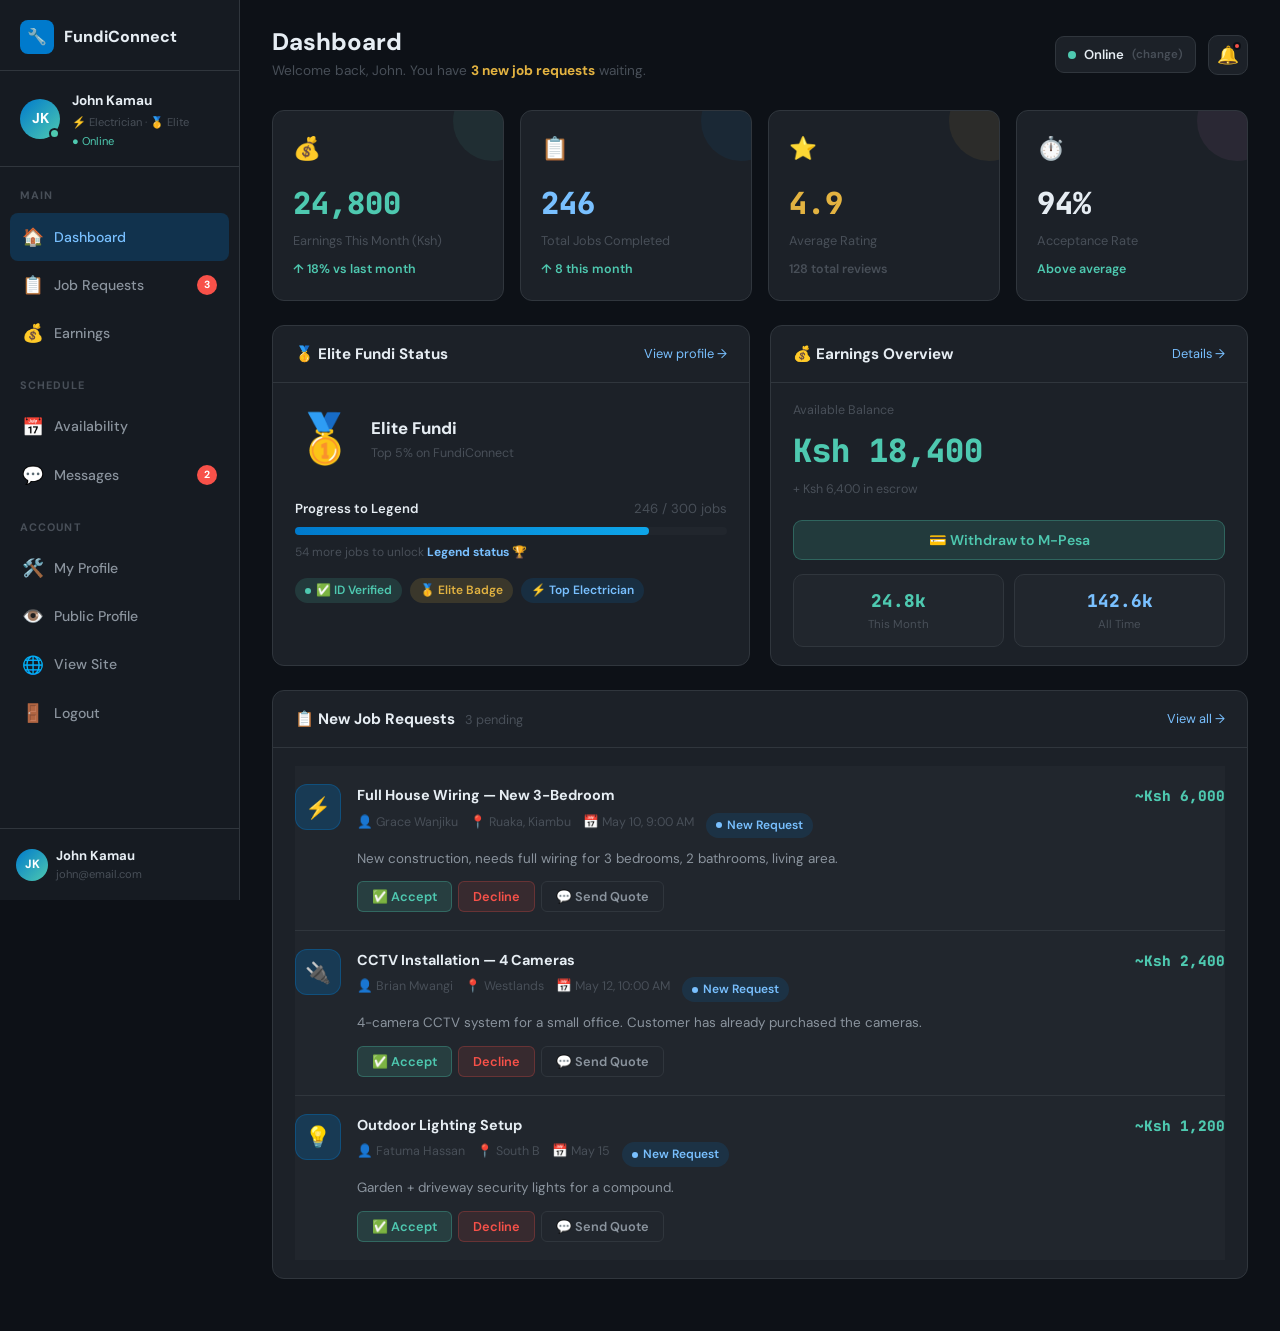
<file: dashboard-fundi.html>
<!DOCTYPE html>
<html lang="en">
<head>
  <meta charset="UTF-8" />
  <meta name="viewport" content="width=device-width, initial-scale=1.0" />
  <title>Fundi Dashboard — FundiConnect</title>
  <link rel="stylesheet" href="css/style.css" />
  <style>
    /* ── Shared variables matching admin.html exactly ── */
    :root {
      --sidebar-w: 240px;
      --red:        #F85149;
      --amber:      #E3B341;
      --blue-light: #79C0FF;
      --border-blue: rgba(0,122,204,0.35);
      --radius-xl:  20px;
      --shadow-lg:  0 20px 60px rgba(0,0,0,0.5);
      --orange:     #CE9178;
    }
    body { display:flex; min-height:100vh; padding:0; background:var(--bg-dark); }

    /* ══ SIDEBAR — identical to admin.html ══ */
    .sidebar {
      width:var(--sidebar-w);
      background:var(--bg-panel);
      border-right:1px solid var(--border);
      display:flex; flex-direction:column;
      position:fixed; top:0; left:0; bottom:0;
      z-index:200; overflow-y:auto;
    }
    .sidebar-brand {
      padding:20px 20px 16px;
      border-bottom:1px solid var(--border);
      display:flex; align-items:center; gap:10px;
    }
    .sidebar-brand .logo-icon {
      width:34px; height:34px; border-radius:8px;
      background:var(--blue);
      display:flex; align-items:center; justify-content:center; font-size:1rem;
    }
    .sidebar-brand span { font-weight:800; font-size:1rem; }

    .sidebar-user {
      padding:16px 20px; border-bottom:1px solid var(--border);
      display:flex; align-items:center; gap:12px;
    }
    .sidebar-avatar {
      width:40px; height:40px; border-radius:50%; flex-shrink:0;
      background:linear-gradient(135deg,var(--blue),var(--green));
      display:flex; align-items:center; justify-content:center;
      font-size:.9rem; font-weight:700; color:#fff; position:relative;
    }
    .status-ring {
      position:absolute; bottom:0; right:0; width:11px; height:11px;
      border-radius:50%; border:2px solid var(--bg-panel); background:var(--green);
    }
    .status-ring.busy { background:var(--amber); }
    .sidebar-user-info small { display:block; font-size:.7rem; color:var(--text-muted); margin-top:1px; }
    .sidebar-user-info strong { font-size:.85rem; }

    .sidebar-label {
      font-size:.68rem; font-weight:700; letter-spacing:.1em;
      text-transform:uppercase; color:var(--text-muted);
      padding:20px 20px 8px;
    }
    .sidebar-nav { list-style:none; padding:0 10px; }
    .sidebar-nav li a {
      display:flex; align-items:center; gap:12px; padding:10px 12px;
      border-radius:8px; color:var(--text-secondary);
      font-size:.88rem; font-weight:500;
      transition:all .2s; text-decoration:none; cursor:pointer;
    }
    .sidebar-nav li a:hover { background:var(--bg-elevated); color:var(--text-primary); }
    .sidebar-nav li a.active {
      color:var(--blue-light); background:var(--blue-glow);
    }
    .sidebar-nav li a .icon { font-size:1.1rem; width:20px; text-align:center; }
    .nav-badge-pill {
      margin-left:auto; background:var(--red); color:#fff;
      font-size:.65rem; font-weight:700; padding:2px 7px;
      border-radius:100px; min-width:20px; text-align:center;
    }
    .sidebar-footer {
      margin-top:auto; padding:16px;
      border-top:1px solid var(--border);
    }

    /* ══ MAIN — identical to admin.html ══ */
    .admin-main {
      margin-left:var(--sidebar-w); flex:1;
      padding:28px 32px; min-height:100vh;
    }
    .admin-topbar {
      display:flex; align-items:center;
      justify-content:space-between; margin-bottom:28px;
    }
    .topbar-title h1 { font-size:1.5rem; font-weight:800; }
    .topbar-title p  { font-size:.85rem; color:var(--text-muted); margin-top:2px; }
    .topbar-actions { display:flex; align-items:center; gap:12px; }
    .notif-btn {
      position:relative; width:40px; height:40px; border-radius:10px;
      background:var(--bg-card); border:1px solid var(--border);
      display:flex; align-items:center; justify-content:center;
      cursor:pointer; font-size:1.1rem;
    }
    .notif-dot {
      position:absolute; top:6px; right:6px; width:8px; height:8px;
      background:var(--red); border-radius:50%; border:2px solid var(--bg-dark);
    }

    /* ══ STAT CARDS — identical to admin.html ══ */
    .stats-row {
      display:grid; grid-template-columns:repeat(4,1fr);
      gap:16px; margin-bottom:24px;
    }
    .stat-card {
      background:var(--bg-card); border:1px solid var(--border);
      border-radius:var(--radius-md); padding:20px;
      position:relative; overflow:hidden; transition:all .2s;
    }
    .stat-card:hover { border-color:var(--blue); transform:translateY(-2px); }
    .stat-card::before {
      content:''; position:absolute; top:0; right:0;
      width:80px; height:80px; border-radius:50%; opacity:.08;
      background:var(--accent-color, var(--blue));
      transform:translate(30px,-30px);
    }
    .stat-icon  { font-size:1.4rem; margin-bottom:12px; }
    .stat-value {
      font-size:1.9rem; font-weight:800;
      font-family:'JetBrains Mono',monospace;
    }
    .stat-label { font-size:.8rem; color:var(--text-muted); margin-top:4px; }
    .stat-trend { display:flex; align-items:center; gap:4px; font-size:.78rem; margin-top:8px; font-weight:600; }
    .trend-up   { color:var(--green); }
    .trend-down { color:var(--red); }
    .trend-neutral { color:var(--text-muted); }

    /* ══ PANELS — identical to admin.html ══ */
    .admin-grid { display:grid; grid-template-columns:1fr 1fr; gap:20px; margin-bottom:24px; }
    .admin-panel {
      background:var(--bg-card); border:1px solid var(--border);
      border-radius:var(--radius-md); overflow:hidden;
    }
    .panel-header {
      display:flex; align-items:center; justify-content:space-between;
      padding:18px 22px; border-bottom:1px solid var(--border);
    }
    .panel-header h3 { font-size:.95rem; font-weight:700; }
    .panel-body { padding:18px 22px; }
    .panel-full { grid-column:1/-1; }

    /* ══ STATUS BADGES — identical to admin.html ══ */
    .status {
      display:inline-flex; align-items:center; gap:5px;
      font-size:.75rem; font-weight:600; padding:3px 10px; border-radius:100px;
    }
    .status::before { content:''; width:6px; height:6px; border-radius:50%; background:currentColor; }
    .status-pending   { background:rgba(227,179,65,.15);  color:var(--amber); }
    .status-active    { background:rgba(78,201,176,.15);  color:var(--green); }
    .status-completed { background:rgba(78,201,176,.15);  color:var(--green); }
    .status-new       { background:rgba(0,122,204,.15);   color:var(--blue-light); }
    .status-declined  { background:rgba(248,81,73,.15);   color:var(--red); }

    /* ══ ACTION BUTTONS — identical to admin.html ══ */
    .action-btns { display:flex; gap:6px; flex-wrap:wrap; }
    .act {
      padding:6px 14px; border-radius:6px; font-size:.8rem;
      font-weight:600; cursor:pointer; border:1px solid transparent;
      transition:all .2s; font-family:'DM Sans',sans-serif;
    }
    .act-approve { background:rgba(78,201,176,.15);  color:var(--green);      border-color:rgba(78,201,176,.3); }
    .act-approve:hover { background:rgba(78,201,176,.3); }
    .act-reject  { background:rgba(248,81,73,.1);    color:var(--red);        border-color:rgba(248,81,73,.25); }
    .act-reject:hover  { background:rgba(248,81,73,.2); }
    .act-view    { background:var(--bg-elevated);    color:var(--text-secondary); border-color:var(--border); }
    .act-view:hover { color:var(--text-primary); }
    .act-primary { background:var(--blue);           color:#fff;              border-color:var(--blue); }
    .act-primary:hover { background:var(--blue-bright); }
    .act-green   { background:rgba(78,201,176,.15);  color:var(--green);      border-color:rgba(78,201,176,.3); }

    /* ══ TABS — identical to admin.html ══ */
    .tab-row {
      display:flex; gap:4px; padding:4px;
      background:var(--bg-elevated); border-radius:10px; margin-bottom:20px;
    }
    .tab-btn {
      flex:1; padding:8px 12px; border-radius:8px; border:none;
      background:none; color:var(--text-secondary);
      font-size:.83rem; font-weight:600; cursor:pointer;
      transition:all .2s; font-family:'DM Sans',sans-serif;
    }
    .tab-btn.active {
      background:var(--bg-card); color:var(--text-primary);
      box-shadow:0 1px 4px rgba(0,0,0,.3);
    }
    .tab-pane { display:none; }
    .tab-pane.active { display:block; }

    /* ══ JOB CARDS ══ */
    .job-card {
      background:var(--bg-elevated); border:1px solid var(--border);
      border-radius:12px; padding:18px 20px;
      display:flex; gap:16px; align-items:flex-start; margin-bottom:12px;
      transition:border-color .2s;
    }
    .job-card:hover { border-color:rgba(0,122,204,.4); }
    .job-card.active-job { border-color:rgba(78,201,176,.35); }
    .job-icon {
      width:46px; height:46px; border-radius:12px; flex-shrink:0;
      background:var(--blue-glow); border:1px solid var(--border-blue);
      display:flex; align-items:center; justify-content:center; font-size:1.3rem;
    }
    .job-icon.green { background:rgba(78,201,176,.12); border-color:rgba(78,201,176,.3); }
    .job-body { flex:1; min-width:0; }
    .job-title  { font-weight:700; font-size:.9rem; margin-bottom:5px; }
    .job-meta   { font-size:.78rem; color:var(--text-muted); display:flex; gap:12px; flex-wrap:wrap; margin-bottom:10px; }
    .job-desc   { font-size:.84rem; color:var(--text-secondary); line-height:1.6; margin-bottom:12px; }
    .job-amount { font-size:.9rem; font-weight:800; color:var(--green); flex-shrink:0; white-space:nowrap; font-family:'JetBrains Mono',monospace; }

    /* ══ EARNINGS CHART ══ */
    .chart-bar-wrap { display:flex; align-items:flex-end; gap:6px; height:110px; padding:8px 0; }
    .chart-bar-col  { flex:1; display:flex; flex-direction:column; align-items:center; gap:6px; }
    .chart-bar {
      width:100%; border-radius:4px 4px 0 0;
      background:var(--blue-glow); border:1px solid var(--border-blue);
      transition:height .5s ease; position:relative; cursor:pointer;
    }
    .chart-bar:hover { background:rgba(0,122,204,.4); }
    .chart-bar.highlight { background:linear-gradient(180deg,var(--blue) 0%,rgba(0,122,204,.3) 100%); border-color:var(--blue); }
    .chart-lbl { font-size:.7rem; color:var(--text-muted); }
    .chart-tooltip {
      position:absolute; top:-30px; left:50%; transform:translateX(-50%);
      background:var(--bg-elevated); border:1px solid var(--border);
      border-radius:6px; padding:2px 8px; font-size:.72rem;
      white-space:nowrap; opacity:0; pointer-events:none; transition:opacity .15s;
    }
    .chart-bar:hover .chart-tooltip { opacity:1; }

    /* ══ CALENDAR ══ */
    .cal-grid { display:grid; grid-template-columns:repeat(7,1fr); gap:6px; margin-bottom:16px; }
    .cal-header { text-align:center; font-size:.72rem; color:var(--text-muted); font-weight:700; padding:4px 0; }
    .cal-day {
      aspect-ratio:1; border-radius:8px; display:flex;
      align-items:center; justify-content:center; font-size:.8rem;
      cursor:pointer; transition:all .2s;
      background:var(--bg-elevated); border:1px solid var(--border); color:var(--text-secondary);
    }
    .cal-day:hover { border-color:var(--blue); color:var(--text-primary); }
    .cal-day.available { background:rgba(78,201,176,.1); border-color:rgba(78,201,176,.3); color:var(--green); }
    .cal-day.busy      { background:rgba(248,81,73,.1);   border-color:rgba(248,81,73,.3);  color:var(--red); }
    .cal-day.today     { background:var(--blue-glow); border-color:var(--blue); color:var(--blue-light); font-weight:800; }
    .cal-day.empty     { background:none; border:none; cursor:default; }

    /* ══ RANK PROGRESS ══ */
    .rank-bar-bg { background:var(--bg-elevated); border-radius:100px; height:8px; width:100%; }
    .rank-bar-fill { height:100%; border-radius:100px; background:linear-gradient(90deg,var(--blue),var(--blue-bright)); transition:width 1s ease; }

    /* ══ WITHDRAW CARD ══ */
    .withdraw-band {
      background:linear-gradient(135deg,rgba(78,201,176,.12),rgba(0,122,204,.08));
      border:1px solid rgba(78,201,176,.25); border-radius:var(--radius-md);
      padding:24px 28px; margin-bottom:24px;
      display:flex; align-items:center; justify-content:space-between; flex-wrap:wrap; gap:16px;
    }
    .balance-val { font-size:2.4rem; font-weight:800; font-family:'JetBrains Mono',monospace; color:var(--green); }

    /* ══ PAYOUT TABLE — uses admin's data-table ══ */
    .data-table { width:100%; border-collapse:collapse; font-size:.85rem; }
    .data-table th {
      text-align:left; padding:10px 14px; font-size:.75rem; font-weight:700;
      letter-spacing:.06em; text-transform:uppercase; color:var(--text-muted);
      border-bottom:1px solid var(--border); background:var(--bg-elevated);
    }
    .data-table td { padding:12px 14px; border-bottom:1px solid var(--border-subtle); vertical-align:middle; }
    .data-table tr:last-child td { border-bottom:none; }
    .data-table tr:hover td { background:rgba(255,255,255,.02); }

    /* ══ PORTFOLIO ══ */
    .portfolio-grid { display:grid; grid-template-columns:repeat(4,1fr); gap:10px; margin-top:14px; }
    .portfolio-item {
      aspect-ratio:1; border-radius:10px; display:flex;
      align-items:center; justify-content:center; font-size:1.8rem;
      background:var(--bg-elevated); border:1px solid var(--border);
      cursor:pointer; transition:all .2s; color:var(--text-muted);
    }
    .portfolio-item:hover { border-color:var(--blue); }
    .portfolio-item.add { border:2px dashed var(--border); background:none; font-size:1.4rem; }
    .portfolio-item.add:hover { border-color:var(--blue); color:var(--blue-light); }

    /* ══ UPLOAD ZONE ══ */
    .upload-zone {
      border:2px dashed var(--border); border-radius:var(--radius-md);
      padding:28px; text-align:center; cursor:pointer; transition:all .2s;
    }
    .upload-zone:hover { border-color:var(--blue); background:var(--blue-glow); }

    /* ══ FORM INPUTS ══ */
    .form-label { display:block; margin-bottom:6px; font-size:.83rem; font-weight:600; color:var(--text-secondary); }
    .form-group { margin-bottom:16px; }
    .form-input {
      width:100%; padding:10px 14px; background:var(--bg-elevated);
      border:1px solid var(--border); border-radius:9px; color:var(--text-primary);
      font-size:.88rem; font-family:'DM Sans',sans-serif; outline:none; transition:border-color .2s;
    }
    .form-input:focus { border-color:var(--blue); }
    textarea.form-input { resize:vertical; }
    select.form-input { cursor:pointer; }

    /* ══ MESSAGES / CHAT ══ */
    .chat-layout {
      display:grid; grid-template-columns:240px 1fr;
      height:520px; border:1px solid var(--border); border-radius:var(--radius-md); overflow:hidden;
    }
    .chat-list { border-right:1px solid var(--border); overflow-y:auto; }
    .chat-contact {
      display:flex; gap:10px; align-items:center; padding:14px 16px;
      border-bottom:1px solid var(--border); cursor:pointer; transition:background .2s;
    }
    .chat-contact:hover { background:var(--bg-elevated); }
    .chat-contact.active { background:var(--blue-glow); border-left:2px solid var(--blue); }
    .chat-avatar {
      width:36px; height:36px; border-radius:50%;
      display:flex; align-items:center; justify-content:center;
      font-size:.78rem; font-weight:700; color:#fff; flex-shrink:0;
    }
    .contact-name { font-size:.87rem; font-weight:700; }
    .contact-preview { font-size:.73rem; color:var(--text-muted); white-space:nowrap; overflow:hidden; text-overflow:ellipsis; }
    .contact-time { font-size:.68rem; color:var(--text-muted); flex-shrink:0; }
    .chat-window { display:flex; flex-direction:column; background:var(--bg-dark); }
    .chat-window-header {
      background:var(--bg-card); border-bottom:1px solid var(--border);
      padding:12px 18px; display:flex; align-items:center; gap:12px; flex-shrink:0;
    }
    .chat-messages { flex:1; overflow-y:auto; padding:16px; display:flex; flex-direction:column; gap:12px; }
    .chat-msg { display:flex; gap:10px; align-items:flex-end; max-width:75%; }
    .chat-msg.mine { margin-left:auto; flex-direction:row-reverse; }
    .chat-bubble {
      background:var(--bg-elevated); border:1px solid var(--border); border-radius:12px;
      padding:10px 14px; font-size:.85rem; line-height:1.5;
    }
    .chat-msg.mine .chat-bubble { background:var(--blue); border-color:var(--blue); color:#fff; }
    .chat-time { font-size:.68rem; color:var(--text-muted); margin-top:4px; }
    .chat-input-row {
      display:flex; gap:10px; padding:14px 16px; border-top:1px solid var(--border);
      background:var(--bg-card); flex-shrink:0;
    }
    .chat-input {
      flex:1; padding:10px 14px; background:var(--bg-elevated); border:1px solid var(--border);
      border-radius:9px; color:var(--text-primary); font-size:.88rem;
      font-family:'DM Sans',sans-serif; outline:none;
    }
    .chat-input:focus { border-color:var(--blue); }

    /* ══ NOTIFICATION PANEL ══ */
    .notif-panel {
      position:absolute; top:48px; right:0; width:300px;
      background:var(--bg-card); border:1px solid var(--border);
      border-radius:var(--radius-md); box-shadow:var(--shadow-lg);
      z-index:100; display:none;
    }
    .notif-panel.open { display:block; }
    .notif-panel-header { padding:14px 16px; border-bottom:1px solid var(--border); display:flex; justify-content:space-between; align-items:center; }
    .notif-item { display:flex; gap:12px; padding:12px 16px; border-bottom:1px solid var(--border-subtle); cursor:pointer; }
    .notif-item:hover { background:var(--bg-elevated); }
    .notif-item:last-child { border-bottom:none; }
    .notif-icon { width:32px; height:32px; border-radius:8px; display:flex; align-items:center; justify-content:center; font-size:.9rem; flex-shrink:0; }
    .notif-text p     { font-size:.8rem; font-weight:500; margin-bottom:2px; }
    .notif-text small { font-size:.72rem; color:var(--text-muted); }

    /* ══ STATUS TOGGLE ══ */
    .status-toggle {
      display:flex; align-items:center; gap:8px; padding:7px 12px;
      background:var(--bg-card); border:1px solid var(--border);
      border-radius:9px; cursor:pointer; font-size:.82rem; font-weight:600;
    }
    .status-dot { width:8px; height:8px; border-radius:50%; background:var(--green); flex-shrink:0; }
    .status-dot.busy { background:var(--amber); }

    /* ══ MODALS ══ */
    .modal-overlay {
      position:fixed; inset:0; background:rgba(0,0,0,.65); z-index:500;
      display:none; align-items:center; justify-content:center; padding:24px;
    }
    .modal-overlay.open { display:flex; }
    .modal {
      background:var(--bg-card); border:1px solid var(--border);
      border-radius:var(--radius-md); padding:28px; width:100%; max-width:480px;
      box-shadow:var(--shadow-lg);
    }
    .modal-header {
      display:flex; align-items:center; justify-content:space-between; margin-bottom:20px;
    }
    .modal-header h3 { font-size:1rem; font-weight:700; }
    .modal-close {
      background:var(--bg-elevated); border:1px solid var(--border); border-radius:6px;
      width:30px; height:30px; display:flex; align-items:center; justify-content:center;
      cursor:pointer; color:var(--text-secondary); font-size:.85rem;
    }
    .modal-close:hover { color:var(--text-primary); }

    /* ══ TOAST — identical to admin.html ══ */
    .toast-container { position:fixed; bottom:24px; right:24px; z-index:9999; display:flex; flex-direction:column; gap:10px; }
    .toast { display:flex; align-items:center; gap:10px; padding:12px 18px; background:var(--bg-elevated); border:1px solid var(--border); border-radius:10px; font-size:.85rem; box-shadow:0 8px 24px rgba(0,0,0,.4); animation:fadeUp .3s ease; min-width:240px; }
    .toast.success { border-color:rgba(78,201,176,.4); }
    .toast.error   { border-color:rgba(248,81,73,.4); }
    .toast.info    { border-color:rgba(0,122,204,.4); }
    @keyframes fadeUp { from{opacity:0;transform:translateY(10px)} to{opacity:1;transform:translateY(0)} }

    /* ══ PAGE visibility ══ */
    .page { display:none; }
    .page.active { display:block; }

    /* ══ RESPONSIVE ══ */
    @media(max-width:1100px) { .stats-row { grid-template-columns:repeat(2,1fr); } }
    @media(max-width:900px) {
      .admin-main { margin-left:0; padding:16px; }
      .sidebar {
        left:-260px; transition:left .3s; width:260px;
      }
      .sidebar.open { left:0; }
      .admin-grid { grid-template-columns:1fr; }
      .chat-layout { grid-template-columns:1fr; height:auto; }
      .chat-list { display:none; }
      .portfolio-grid { grid-template-columns:repeat(3,1fr); }
    }
    @media(max-width:600px) {
      .stats-row { grid-template-columns:1fr 1fr; }
      .mob-menu-btn { display:flex !important; }
    }
  </style>
</head>
<body>

<!-- ══════════════ SIDEBAR ══════════════ -->
<aside class="sidebar" id="main-sidebar">
  <!-- Brand -->
  <div class="sidebar-brand">
    <div class="logo-icon">🔧</div>
    <span>FundiConnect</span>
  </div>

  <!-- User info -->
  <div class="sidebar-user">
    <div class="sidebar-avatar" id="sidebar-avatar">
      JK
      <div class="status-ring" id="status-ring"></div>
    </div>
    <div class="sidebar-user-info">
      <strong>John Kamau</strong>
      <small>⚡ Electrician · 🥇 Elite</small>
      <small style="color:var(--green)" id="status-label-side">● Online</small>
    </div>
  </div>

  <div class="sidebar-label">Main</div>
  <ul class="sidebar-nav">
    <li><a href="#" class="active" onclick="navigate('home',this)"><span class="icon">🏠</span> Dashboard</a></li>
    <li>
      <a href="#" onclick="navigate('jobs',this)">
        <span class="icon">📋</span> Job Requests
        <span class="nav-badge-pill">3</span>
      </a>
    </li>
    <li><a href="#" onclick="navigate('earnings',this)"><span class="icon">💰</span> Earnings</a></li>
  </ul>

  <div class="sidebar-label">Schedule</div>
  <ul class="sidebar-nav">
    <li><a href="#" onclick="navigate('calendar',this)"><span class="icon">📅</span> Availability</a></li>
    <li>
      <a href="#" onclick="navigate('messages',this)">
        <span class="icon">💬</span> Messages
        <span class="nav-badge-pill">2</span>
      </a>
    </li>
  </ul>

  <div class="sidebar-label">Account</div>
  <ul class="sidebar-nav">
    <li><a href="#" onclick="navigate('profile',this)"><span class="icon">🛠️</span> My Profile</a></li>
    <li><a href="fundi-profile.html"><span class="icon">👁️</span> Public Profile</a></li>
    <li><a href="index.html"><span class="icon">🌐</span> View Site</a></li>
    <li><a href="login.html"><span class="icon">🚪</span> Logout</a></li>
  </ul>

  <div class="sidebar-footer">
    <div style="display:flex;align-items:center;gap:8px">
      <div class="sidebar-avatar" style="width:32px;height:32px;font-size:.75rem">JK</div>
      <div>
        <div style="font-size:.82rem;font-weight:700">John Kamau</div>
        <div style="font-size:.7rem;color:var(--text-muted)">john@email.com</div>
      </div>
    </div>
  </div>
</aside>

<!-- ══════════════ MAIN ══════════════ -->
<main class="admin-main">

  <!-- Top Bar -->
  <div class="admin-topbar">
    <div style="display:flex;align-items:center;gap:14px">
      <!-- Mobile menu button -->
      <button class="mob-menu-btn" id="mob-menu-btn"
        style="display:none;background:var(--bg-card);border:1px solid var(--border);border-radius:8px;width:38px;height:38px;align-items:center;justify-content:center;cursor:pointer;font-size:1.1rem;color:var(--text-primary)"
        onclick="document.getElementById('main-sidebar').classList.toggle('open')">☰</button>
      <div class="topbar-title">
        <h1 id="page-title">Dashboard</h1>
        <p id="page-sub">Welcome back, John. You have <span style="color:var(--amber);font-weight:700">3 new job requests</span> waiting.</p>
      </div>
    </div>

    <div class="topbar-actions" style="position:relative">
      <!-- Status toggle -->
      <div class="status-toggle" onclick="toggleStatus(this)" id="status-toggle">
        <div class="status-dot" id="status-dot"></div>
        <span id="status-label">Online</span>
        <span style="font-size:.72rem;color:var(--text-muted)">(change)</span>
      </div>
      <!-- Notifications -->
      <div class="notif-btn" id="notif-btn">
        🔔 <div class="notif-dot"></div>
      </div>
      <!-- Notification panel -->
      <div class="notif-panel" id="notif-panel">
        <div class="notif-panel-header">
          <strong style="font-size:.85rem">Notifications</strong>
          <a href="#" style="font-size:.78rem;color:var(--blue-light)">Mark all read</a>
        </div>
        <div class="notif-item">
          <div class="notif-icon" style="background:rgba(0,122,204,.15)">📋</div>
          <div class="notif-text"><p>New job request from Grace Wanjiku</p><small>Full House Wiring · 5 min ago</small></div>
        </div>
        <div class="notif-item">
          <div class="notif-icon" style="background:rgba(78,201,176,.15)">💰</div>
          <div class="notif-text"><p>Payment released — Ksh 4,800</p><small>Solar Panel job · 2 hr ago</small></div>
        </div>
        <div class="notif-item">
          <div class="notif-icon" style="background:rgba(227,179,65,.15)">⭐</div>
          <div class="notif-text"><p>New 5-star review from Brian Mutua</p><small>"Very professional work" · Yesterday</small></div>
        </div>
      </div>
    </div>
  </div>

  <!-- ══════ PAGE: HOME ══════ -->
  <div class="page active" id="page-home">

    <!-- Stats -->
    <div class="stats-row">
      <div class="stat-card" style="--accent-color:var(--green)">
        <div class="stat-icon">💰</div>
        <div class="stat-value" style="color:var(--green)">24,800</div>
        <div class="stat-label">Earnings This Month (Ksh)</div>
        <div class="stat-trend trend-up">↑ 18% vs last month</div>
      </div>
      <div class="stat-card" style="--accent-color:var(--blue)">
        <div class="stat-icon">📋</div>
        <div class="stat-value" style="color:var(--blue-light)">246</div>
        <div class="stat-label">Total Jobs Completed</div>
        <div class="stat-trend trend-up">↑ 8 this month</div>
      </div>
      <div class="stat-card" style="--accent-color:var(--amber)">
        <div class="stat-icon">⭐</div>
        <div class="stat-value" style="color:var(--amber)">4.9</div>
        <div class="stat-label">Average Rating</div>
        <div class="stat-trend trend-neutral">128 total reviews</div>
      </div>
      <div class="stat-card" style="--accent-color:var(--purple)">
        <div class="stat-icon">⏱️</div>
        <div class="stat-value">94%</div>
        <div class="stat-label">Acceptance Rate</div>
        <div class="stat-trend trend-up" style="color:var(--green)">Above average</div>
      </div>
    </div>

    <div class="admin-grid">

      <!-- Rank Card -->
      <div class="admin-panel">
        <div class="panel-header">
          <h3>🥇 Elite Fundi Status</h3>
          <a href="#" onclick="navigate('profile',null)" style="font-size:.8rem;color:var(--blue-light)">View profile →</a>
        </div>
        <div class="panel-body">
          <div style="display:flex;align-items:center;gap:16px;margin-bottom:20px">
            <div style="font-size:3rem">🥇</div>
            <div>
              <div style="font-weight:800;font-size:1.05rem">Elite Fundi</div>
              <div style="font-size:.78rem;color:var(--text-muted);margin-top:2px">Top 5% on FundiConnect</div>
            </div>
          </div>
          <div style="margin-bottom:8px;display:flex;justify-content:space-between;font-size:.82rem">
            <span style="font-weight:600">Progress to Legend</span>
            <span style="color:var(--text-muted)">246 / 300 jobs</span>
          </div>
          <div class="rank-bar-bg">
            <div class="rank-bar-fill" style="width:82%"></div>
          </div>
          <div style="font-size:.75rem;color:var(--text-muted);margin-top:8px">
            54 more jobs to unlock <strong style="color:var(--blue-light)">Legend status 🏆</strong>
          </div>
          <div style="display:flex;gap:8px;margin-top:16px;flex-wrap:wrap">
            <span class="status status-active">✅ ID Verified</span>
            <span style="display:inline-flex;align-items:center;gap:5px;font-size:.75rem;font-weight:600;padding:3px 10px;border-radius:100px;background:rgba(227,179,65,.15);color:var(--amber)">🥇 Elite Badge</span>
            <span style="display:inline-flex;align-items:center;gap:5px;font-size:.75rem;font-weight:600;padding:3px 10px;border-radius:100px;background:rgba(0,122,204,.15);color:var(--blue-light)">⚡ Top Electrician</span>
          </div>
        </div>
      </div>

      <!-- Quick Earnings -->
      <div class="admin-panel">
        <div class="panel-header">
          <h3>💰 Earnings Overview</h3>
          <a href="#" onclick="navigate('earnings',null)" style="font-size:.8rem;color:var(--blue-light)">Details →</a>
        </div>
        <div class="panel-body">
          <div style="margin-bottom:20px">
            <div style="font-size:.78rem;color:var(--text-muted);margin-bottom:4px">Available Balance</div>
            <div class="balance-val" style="font-size:2rem">Ksh 18,400</div>
            <div style="font-size:.78rem;color:var(--text-muted);margin-top:4px">+ Ksh 6,400 in escrow</div>
          </div>
          <button class="act act-green" style="width:100%;padding:10px;justify-content:center;border-radius:9px;font-size:.88rem"
            onclick="document.getElementById('withdraw-modal').classList.add('open')">
            💳 Withdraw to M-Pesa
          </button>
          <div style="display:grid;grid-template-columns:1fr 1fr;gap:10px;margin-top:14px">
            <div style="background:var(--bg-elevated);border:1px solid var(--border);border-radius:10px;padding:12px;text-align:center">
              <div style="font-size:1.1rem;font-weight:800;font-family:'JetBrains Mono',monospace;color:var(--green)">24.8k</div>
              <div style="font-size:.72rem;color:var(--text-muted)">This Month</div>
            </div>
            <div style="background:var(--bg-elevated);border:1px solid var(--border);border-radius:10px;padding:12px;text-align:center">
              <div style="font-size:1.1rem;font-weight:800;font-family:'JetBrains Mono',monospace;color:var(--blue-light)">142.6k</div>
              <div style="font-size:.72rem;color:var(--text-muted)">All Time</div>
            </div>
          </div>
        </div>
      </div>
    </div>

    <!-- New Job Requests Preview -->
    <div class="admin-panel panel-full" style="margin-bottom:24px">
      <div class="panel-header">
        <h3>📋 New Job Requests <span style="font-size:.8rem;color:var(--text-muted);font-weight:400;margin-left:6px">3 pending</span></h3>
        <a href="#" onclick="navigate('jobs',null)" style="font-size:.8rem;color:var(--blue-light)">View all →</a>
      </div>
      <div class="panel-body" style="display:flex;flex-direction:column;gap:0">

        <!-- Job 1 -->
        <div class="job-card" style="margin-bottom:0;border:none;border-bottom:1px solid var(--border);border-radius:0;padding:18px 0">
          <div class="job-icon">⚡</div>
          <div class="job-body">
            <div class="job-title">Full House Wiring — New 3-Bedroom</div>
            <div class="job-meta">
              <span>👤 Grace Wanjiku</span>
              <span>📍 Ruaka, Kiambu</span>
              <span>📅 May 10, 9:00 AM</span>
              <span class="status status-new">New Request</span>
            </div>
            <div class="job-desc">New construction, needs full wiring for 3 bedrooms, 2 bathrooms, living area.</div>
            <div class="action-btns">
              <button class="act act-approve" data-accept-job onclick="showToast('Job accepted! Grace has been notified 🎉','success')">✅ Accept</button>
              <button class="act act-reject" data-reject-job onclick="showToast('Job declined','info')">Decline</button>
              <button class="act act-view" data-modal-open="quote-modal" onclick="document.getElementById('quote-modal').classList.add('open')">💬 Send Quote</button>
            </div>
          </div>
          <div class="job-amount">~Ksh 6,000</div>
        </div>

        <!-- Job 2 -->
        <div class="job-card" style="margin-bottom:0;border:none;border-bottom:1px solid var(--border);border-radius:0;padding:18px 0">
          <div class="job-icon">🔌</div>
          <div class="job-body">
            <div class="job-title">CCTV Installation — 4 Cameras</div>
            <div class="job-meta">
              <span>👤 Brian Mwangi</span>
              <span>📍 Westlands</span>
              <span>📅 May 12, 10:00 AM</span>
              <span class="status status-new">New Request</span>
            </div>
            <div class="job-desc">4-camera CCTV system for a small office. Customer has already purchased the cameras.</div>
            <div class="action-btns">
              <button class="act act-approve" data-accept-job onclick="showToast('Job accepted! Brian has been notified 🎉','success')">✅ Accept</button>
              <button class="act act-reject" data-reject-job onclick="showToast('Job declined','info')">Decline</button>
              <button class="act act-view" onclick="document.getElementById('quote-modal').classList.add('open')">💬 Send Quote</button>
            </div>
          </div>
          <div class="job-amount">~Ksh 2,400</div>
        </div>

        <!-- Job 3 -->
        <div class="job-card" style="margin-bottom:0;border:none;border-radius:0;padding:18px 0">
          <div class="job-icon">💡</div>
          <div class="job-body">
            <div class="job-title">Outdoor Lighting Setup</div>
            <div class="job-meta">
              <span>👤 Fatuma Hassan</span>
              <span>📍 South B</span>
              <span>📅 May 15</span>
              <span class="status status-new">New Request</span>
            </div>
            <div class="job-desc">Garden + driveway security lights for a compound.</div>
            <div class="action-btns">
              <button class="act act-approve" data-accept-job onclick="showToast('Job accepted! Fatuma has been notified 🎉','success')">✅ Accept</button>
              <button class="act act-reject" data-reject-job onclick="showToast('Job declined','info')">Decline</button>
              <button class="act act-view" onclick="document.getElementById('quote-modal').classList.add('open')">💬 Send Quote</button>
            </div>
          </div>
          <div class="job-amount">~Ksh 1,200</div>
        </div>

      </div>
    </div>

  </div><!-- /home -->

  <!-- ══════ PAGE: JOBS ══════ -->
  <div class="page" id="page-jobs">

    <div class="tab-row">
      <button class="tab-btn active" data-tab="new-jobs">📋 New (3)</button>
      <button class="tab-btn" data-tab="active-jobs">⚡ Active (1)</button>
      <button class="tab-btn" data-tab="history-jobs">📂 History</button>
    </div>

    <!-- New jobs -->
    <div class="tab-pane active" data-tab-pane="new-jobs">
      <div class="admin-panel">
        <div class="panel-header"><h3>Incoming Requests</h3><span style="font-size:.8rem;color:var(--text-muted)">3 pending your response</span></div>
        <div class="panel-body" style="display:flex;flex-direction:column;gap:12px">

          <div class="job-card" style="margin-bottom:0">
            <div class="job-icon">⚡</div>
            <div class="job-body">
              <div class="job-title">Full House Wiring</div>
              <div class="job-meta"><span>👤 Grace Wanjiku</span><span>📍 Ruaka</span><span>📅 May 10</span><span class="status status-pending">Pending</span></div>
              <div class="job-desc">New 3-bed construction. Full wiring needed.</div>
              <div class="action-btns">
                <button class="act act-approve" data-accept-job onclick="showToast('Job accepted! 🎉','success')">✅ Accept</button>
                <button class="act act-reject" data-reject-job onclick="showToast('Job declined','info')">Decline</button>
                <button class="act act-view" onclick="document.getElementById('quote-modal').classList.add('open')">💬 Quote</button>
              </div>
            </div>
            <div class="job-amount">~Ksh 6,000</div>
          </div>

          <div class="job-card" style="margin-bottom:0">
            <div class="job-icon">🔌</div>
            <div class="job-body">
              <div class="job-title">CCTV Installation</div>
              <div class="job-meta"><span>👤 Brian Mwangi</span><span>📍 Westlands</span><span>📅 May 12</span><span class="status status-pending">Pending</span></div>
              <div class="job-desc">4-camera office system. Client has hardware.</div>
              <div class="action-btns">
                <button class="act act-approve" data-accept-job onclick="showToast('Job accepted! 🎉','success')">✅ Accept</button>
                <button class="act act-reject" data-reject-job onclick="showToast('Job declined','info')">Decline</button>
                <button class="act act-view" onclick="document.getElementById('quote-modal').classList.add('open')">💬 Quote</button>
              </div>
            </div>
            <div class="job-amount">~Ksh 2,400</div>
          </div>

          <div class="job-card" style="margin-bottom:0">
            <div class="job-icon">💡</div>
            <div class="job-body">
              <div class="job-title">Outdoor Lighting Setup</div>
              <div class="job-meta"><span>👤 Fatuma Hassan</span><span>📍 South B</span><span>📅 May 15</span><span class="status status-pending">Pending</span></div>
              <div class="job-desc">Garden + driveway security lights.</div>
              <div class="action-btns">
                <button class="act act-approve" data-accept-job onclick="showToast('Job accepted! 🎉','success')">✅ Accept</button>
                <button class="act act-reject" data-reject-job onclick="showToast('Job declined','info')">Decline</button>
                <button class="act act-view" onclick="document.getElementById('quote-modal').classList.add('open')">💬 Quote</button>
              </div>
            </div>
            <div class="job-amount">~Ksh 1,200</div>
          </div>
        </div>
      </div>
    </div>

    <!-- Active jobs -->
    <div class="tab-pane" data-tab-pane="active-jobs">
      <div class="admin-panel">
        <div class="panel-header"><h3>Currently Active</h3></div>
        <div class="panel-body">
          <div class="job-card active-job" style="margin-bottom:0">
            <div class="job-icon green">⚡</div>
            <div class="job-body">
              <div class="job-title">Wiring — Amina Guyo's Apartment</div>
              <div class="job-meta"><span>👤 Amina Guyo</span><span>📍 Kilimani</span><span>📅 Today, 10:00 AM</span><span class="status status-active">In Progress</span></div>
              <div class="job-desc">Full apartment wiring. Currently on-site.</div>
              <div class="action-btns">
                <button class="act act-approve" data-complete-job onclick="showToast('Job marked complete! Payment releasing 💰','success')">✅ Mark Complete</button>
                <button class="act act-view" onclick="document.getElementById('proof-modal').classList.add('open')">📷 Upload Proof</button>
              </div>
            </div>
            <div class="job-amount">Ksh 800/hr</div>
          </div>
        </div>
      </div>
    </div>

    <!-- History -->
    <div class="tab-pane" data-tab-pane="history-jobs">
      <div class="admin-panel">
        <div class="panel-header"><h3>Completed Jobs</h3></div>
        <div style="overflow-x:auto">
          <table class="data-table">
            <thead>
              <tr><th>Job</th><th>Client</th><th>Date</th><th>Rating</th><th>Earned</th><th>Status</th></tr>
            </thead>
            <tbody>
              <tr>
                <td><div style="font-size:.85rem;font-weight:600">☀️ Solar Panel Installation</div></td>
                <td style="font-size:.83rem">Brian Mutua</td>
                <td style="font-size:.78rem;color:var(--text-muted)">Apr 22</td>
                <td style="font-size:.85rem">⭐ 5.0</td>
                <td style="font-family:'JetBrains Mono',monospace;font-size:.83rem;color:var(--green)">Ksh 4,800</td>
                <td><span class="status status-completed">Completed</span></td>
              </tr>
              <tr>
                <td><div style="font-size:.85rem;font-weight:600">📷 CCTV — Home Setup</div></td>
                <td style="font-size:.83rem">James Ochieng</td>
                <td style="font-size:.78rem;color:var(--text-muted)">Apr 18</td>
                <td style="font-size:.85rem">⭐ 4.8</td>
                <td style="font-family:'JetBrains Mono',monospace;font-size:.83rem;color:var(--green)">Ksh 1,600</td>
                <td><span class="status status-completed">Completed</span></td>
              </tr>
              <tr>
                <td><div style="font-size:.85rem;font-weight:600">🔌 DB Box Installation</div></td>
                <td style="font-size:.83rem">Mary Akinyi</td>
                <td style="font-size:.78rem;color:var(--text-muted)">Apr 12</td>
                <td style="font-size:.85rem">⭐ 5.0</td>
                <td style="font-family:'JetBrains Mono',monospace;font-size:.83rem;color:var(--green)">Ksh 2,200</td>
                <td><span class="status status-completed">Completed</span></td>
              </tr>
              <tr>
                <td><div style="font-size:.85rem;font-weight:600">⚡ Office Rewiring</div></td>
                <td style="font-size:.83rem">David Kamau</td>
                <td style="font-size:.78rem;color:var(--text-muted)">Apr 5</td>
                <td style="font-size:.85rem">⭐ 4.9</td>
                <td style="font-family:'JetBrains Mono',monospace;font-size:.83rem;color:var(--green)">Ksh 7,200</td>
                <td><span class="status status-completed">Completed</span></td>
              </tr>
            </tbody>
          </table>
        </div>
      </div>
    </div>

  </div><!-- /jobs -->

  <!-- ══════ PAGE: EARNINGS ══════ -->
  <div class="page" id="page-earnings">

    <!-- Withdraw band -->
    <div class="withdraw-band">
      <div>
        <div style="font-size:.82rem;color:var(--text-muted);margin-bottom:4px">Available Balance</div>
        <div class="balance-val">Ksh 18,400</div>
        <div style="font-size:.78rem;color:var(--text-muted);margin-top:4px">Ksh 6,400 in escrow (pending job)</div>
      </div>
      <button class="act act-primary" style="padding:12px 24px;font-size:.9rem;border-radius:10px"
        onclick="document.getElementById('withdraw-modal').classList.add('open')">
        💳 Withdraw to M-Pesa
      </button>
    </div>

    <!-- Stats -->
    <div class="stats-row" style="grid-template-columns:repeat(3,1fr);margin-bottom:24px">
      <div class="stat-card" style="--accent-color:var(--green)">
        <div class="stat-icon">📅</div>
        <div class="stat-value" style="color:var(--green);font-size:1.5rem">24,800</div>
        <div class="stat-label">This Month (Ksh)</div>
        <div class="stat-trend trend-up">↑ 18% vs last</div>
      </div>
      <div class="stat-card" style="--accent-color:var(--blue)">
        <div class="stat-icon">📊</div>
        <div class="stat-value" style="color:var(--blue-light);font-size:1.5rem">142,600</div>
        <div class="stat-label">All Time (Ksh)</div>
        <div class="stat-trend trend-neutral">Since Jan 2025</div>
      </div>
      <div class="stat-card" style="--accent-color:var(--amber)">
        <div class="stat-icon">📋</div>
        <div class="stat-value" style="color:var(--amber);font-size:1.5rem">8</div>
        <div class="stat-label">Jobs This Month</div>
        <div class="stat-trend trend-up">↑ 2 more than last</div>
      </div>
    </div>

    <div class="admin-grid">
      <!-- Earnings Chart -->
      <div class="admin-panel">
        <div class="panel-header">
          <h3>📈 Monthly Earnings (Ksh)</h3>
          <span style="font-size:.75rem;color:var(--text-muted)">Last 7 months</span>
        </div>
        <div class="panel-body">
          <div class="chart-bar-wrap" id="earnings-chart"></div>
          <div style="display:flex;justify-content:space-between;font-size:.72rem;color:var(--text-muted);margin-top:8px" id="earnings-labels"></div>
        </div>
      </div>

      <!-- Payout History -->
      <div class="admin-panel">
        <div class="panel-header"><h3>💸 Recent Payouts</h3></div>
        <div style="overflow-x:auto">
          <table class="data-table">
            <thead><tr><th>Date</th><th>To</th><th>Amount</th></tr></thead>
            <tbody>
              <tr>
                <td style="font-size:.78rem;color:var(--text-muted)">May 1, 2025</td>
                <td style="font-size:.8rem">0712 345 678</td>
                <td style="font-family:'JetBrains Mono',monospace;color:var(--green);font-weight:700">+Ksh 15,000</td>
              </tr>
              <tr>
                <td style="font-size:.78rem;color:var(--text-muted)">Apr 1, 2025</td>
                <td style="font-size:.8rem">0712 345 678</td>
                <td style="font-family:'JetBrains Mono',monospace;color:var(--green);font-weight:700">+Ksh 21,200</td>
              </tr>
              <tr>
                <td style="font-size:.78rem;color:var(--text-muted)">Mar 1, 2025</td>
                <td style="font-size:.8rem">0712 345 678</td>
                <td style="font-family:'JetBrains Mono',monospace;color:var(--green);font-weight:700">+Ksh 18,600</td>
              </tr>
              <tr>
                <td style="font-size:.78rem;color:var(--text-muted)">Feb 1, 2025</td>
                <td style="font-size:.8rem">0712 345 678</td>
                <td style="font-family:'JetBrains Mono',monospace;color:var(--green);font-weight:700">+Ksh 16,800</td>
              </tr>
            </tbody>
          </table>
        </div>
      </div>
    </div>
  </div><!-- /earnings -->

  <!-- ══════ PAGE: CALENDAR ══════ -->
  <div class="page" id="page-calendar">

    <div class="admin-grid">

      <!-- Calendar -->
      <div class="admin-panel">
        <div class="panel-header">
          <h3>📅 May 2025</h3>
          <div style="display:flex;gap:6px">
            <button class="act act-view" style="padding:5px 10px" onclick="showToast('Prev month coming soon','info')">←</button>
            <button class="act act-view" style="padding:5px 10px" onclick="showToast('Next month coming soon','info')">→</button>
          </div>
        </div>
        <div class="panel-body">
          <div class="cal-grid">
            <div class="cal-header">Sun</div><div class="cal-header">Mon</div>
            <div class="cal-header">Tue</div><div class="cal-header">Wed</div>
            <div class="cal-header">Thu</div><div class="cal-header">Fri</div>
            <div class="cal-header">Sat</div>
            <!-- Week 1 -->
            <div class="cal-day empty"></div><div class="cal-day empty"></div>
            <div class="cal-day empty"></div>
            <div class="cal-day available" onclick="toggleDay(this)">1</div>
            <div class="cal-day available" onclick="toggleDay(this)">2</div>
            <div class="cal-day available" onclick="toggleDay(this)">3</div>
            <div class="cal-day busy"      onclick="toggleDay(this)">4</div>
            <!-- Week 2 -->
            <div class="cal-day busy"      onclick="toggleDay(this)">5</div>
            <div class="cal-day available" onclick="toggleDay(this)">6</div>
            <div class="cal-day available" onclick="toggleDay(this)">7</div>
            <div class="cal-day today"     onclick="toggleDay(this)">8</div>
            <div class="cal-day available" onclick="toggleDay(this)">9</div>
            <div class="cal-day available" onclick="toggleDay(this)">10</div>
            <div class="cal-day busy"      onclick="toggleDay(this)">11</div>
            <!-- Week 3 -->
            <div class="cal-day"           onclick="toggleDay(this)">12</div>
            <div class="cal-day available" onclick="toggleDay(this)">13</div>
            <div class="cal-day available" onclick="toggleDay(this)">14</div>
            <div class="cal-day"           onclick="toggleDay(this)">15</div>
            <div class="cal-day available" onclick="toggleDay(this)">16</div>
            <div class="cal-day available" onclick="toggleDay(this)">17</div>
            <div class="cal-day"           onclick="toggleDay(this)">18</div>
            <!-- Week 4 -->
            <div class="cal-day"           onclick="toggleDay(this)">19</div>
            <div class="cal-day available" onclick="toggleDay(this)">20</div>
            <div class="cal-day available" onclick="toggleDay(this)">21</div>
            <div class="cal-day available" onclick="toggleDay(this)">22</div>
            <div class="cal-day available" onclick="toggleDay(this)">23</div>
            <div class="cal-day available" onclick="toggleDay(this)">24</div>
            <div class="cal-day"           onclick="toggleDay(this)">25</div>
            <!-- Week 5 -->
            <div class="cal-day"           onclick="toggleDay(this)">26</div>
            <div class="cal-day available" onclick="toggleDay(this)">27</div>
            <div class="cal-day available" onclick="toggleDay(this)">28</div>
            <div class="cal-day available" onclick="toggleDay(this)">29</div>
            <div class="cal-day available" onclick="toggleDay(this)">30</div>
            <div class="cal-day available" onclick="toggleDay(this)">31</div>
            <div class="cal-day empty"></div>
          </div>

          <!-- Legend -->
          <div style="display:flex;gap:16px;font-size:.78rem;margin-top:4px;flex-wrap:wrap">
            <div style="display:flex;align-items:center;gap:6px"><div style="width:12px;height:12px;border-radius:3px;background:rgba(78,201,176,.2);border:1px solid rgba(78,201,176,.4)"></div> Available</div>
            <div style="display:flex;align-items:center;gap:6px"><div style="width:12px;height:12px;border-radius:3px;background:rgba(248,81,73,.15);border:1px solid rgba(248,81,73,.3)"></div> Busy/Booked</div>
            <div style="display:flex;align-items:center;gap:6px"><div style="width:12px;height:12px;border-radius:3px;background:var(--bg-elevated);border:1px solid var(--border)"></div> Not set</div>
          </div>
          <p style="font-size:.75rem;color:var(--text-muted);margin-top:10px">Click any day to toggle availability.</p>
        </div>
      </div>

      <!-- Working Hours -->
      <div class="admin-panel">
        <div class="panel-header"><h3>⏰ Default Working Hours</h3></div>
        <div class="panel-body">
          <div style="display:grid;grid-template-columns:1fr 1fr;gap:12px;margin-bottom:16px">
            <div class="form-group">
              <label class="form-label">Start Time</label>
              <select class="form-input"><option>7:00 AM</option><option selected>8:00 AM</option><option>9:00 AM</option><option>10:00 AM</option></select>
            </div>
            <div class="form-group">
              <label class="form-label">End Time</label>
              <select class="form-input"><option>4:00 PM</option><option>5:00 PM</option><option selected>6:00 PM</option><option>7:00 PM</option></select>
            </div>
          </div>

          <div class="form-group">
            <label class="form-label">Available Days</label>
            <div style="display:flex;gap:8px;flex-wrap:wrap;margin-top:4px">
              <label style="display:flex;align-items:center;gap:5px;font-size:.84rem;cursor:pointer"><input type="checkbox" style="accent-color:var(--blue)"> Sun</label>
              <label style="display:flex;align-items:center;gap:5px;font-size:.84rem;cursor:pointer"><input type="checkbox" checked style="accent-color:var(--blue)"> Mon</label>
              <label style="display:flex;align-items:center;gap:5px;font-size:.84rem;cursor:pointer"><input type="checkbox" checked style="accent-color:var(--blue)"> Tue</label>
              <label style="display:flex;align-items:center;gap:5px;font-size:.84rem;cursor:pointer"><input type="checkbox" checked style="accent-color:var(--blue)"> Wed</label>
              <label style="display:flex;align-items:center;gap:5px;font-size:.84rem;cursor:pointer"><input type="checkbox" checked style="accent-color:var(--blue)"> Thu</label>
              <label style="display:flex;align-items:center;gap:5px;font-size:.84rem;cursor:pointer"><input type="checkbox" checked style="accent-color:var(--blue)"> Fri</label>
              <label style="display:flex;align-items:center;gap:5px;font-size:.84rem;cursor:pointer"><input type="checkbox" checked style="accent-color:var(--blue)"> Sat</label>
            </div>
          </div>

          <div class="form-group">
            <label class="form-label">Emergency Jobs</label>
            <select class="form-input">
              <option selected>Accept emergency requests</option>
              <option>Do not disturb</option>
            </select>
          </div>

          <button class="act act-primary" style="width:100%;padding:11px;border-radius:9px;font-size:.9rem;justify-content:center"
            onclick="showToast('Availability schedule saved ✅','success')">
            Save Schedule
          </button>
        </div>
      </div>

    </div>
  </div><!-- /calendar -->

  <!-- ══════ PAGE: PROFILE ══════ -->
  <div class="page" id="page-profile">

    <div class="admin-grid">

      <!-- Basic Info -->
      <div class="admin-panel panel-full">
        <div class="panel-header">
          <h3>🛠️ Basic Information</h3>
          <span class="status status-active">✅ Verified</span>
        </div>
        <div class="panel-body">
          <div style="display:grid;grid-template-columns:1fr 1fr;gap:16px">
            <div class="form-group"><label class="form-label">Full Name</label><input class="form-input" value="John Kamau"/></div>
            <div class="form-group"><label class="form-label">Phone</label><input class="form-input" value="0712 345 678"/></div>
            <div class="form-group">
              <label class="form-label">Primary Skill</label>
              <select class="form-input"><option selected>Electrician</option><option>Plumber</option><option>Carpenter</option><option>Painter</option></select>
            </div>
            <div class="form-group"><label class="form-label">Hourly Rate (Ksh)</label><input class="form-input" type="number" value="800"/></div>
            <div class="form-group">
              <label class="form-label">County</label>
              <select class="form-input"><option selected>Nairobi</option><option>Mombasa</option><option>Kisumu</option></select>
            </div>
            <div class="form-group"><label class="form-label">Area / Estate</label><input class="form-input" value="Westlands"/></div>
          </div>
          <div class="form-group">
            <label class="form-label">Bio</label>
            <textarea class="form-input" rows="3">I'm a certified electrician with over 7 years of experience working across residential and commercial properties in Nairobi.</textarea>
          </div>
          <button class="act act-primary" style="padding:11px 28px;border-radius:9px;font-size:.9rem"
            onclick="showToast('Profile updated! ✅','success')">Save Changes</button>
        </div>
      </div>

      <!-- Portfolio -->
      <div class="admin-panel panel-full">
        <div class="panel-header">
          <h3>📸 Work Portfolio</h3>
          <button class="act act-view" onclick="showToast('Photo upload coming soon','info')">+ Add Photo</button>
        </div>
        <div class="panel-body">
          <p style="font-size:.83rem;color:var(--text-muted);margin-bottom:0">Photos of your work help clients choose you. Add at least 3 portfolio images.</p>
          <div class="portfolio-grid">
            <div class="portfolio-item">⚡</div>
            <div class="portfolio-item">☀️</div>
            <div class="portfolio-item">📷</div>
            <div class="portfolio-item">💡</div>
            <div class="portfolio-item">🔌</div>
            <div class="portfolio-item">🔧</div>
            <div class="portfolio-item add" onclick="showToast('Photo upload coming soon','info')">+</div>
          </div>
        </div>
      </div>

    </div>
  </div><!-- /profile -->

  <!-- ══════ PAGE: MESSAGES ══════ -->
  <div class="page" id="page-messages">
    <div class="admin-panel panel-full" style="margin-bottom:0">
      <div class="panel-header"><h3>💬 Messages</h3><span style="font-size:.8rem;color:var(--text-muted)">2 unread</span></div>
    </div>
    <div class="chat-layout">

      <!-- Contact list -->
      <div class="chat-list">
        <div class="chat-contact active">
          <div class="chat-avatar" style="background:linear-gradient(135deg,#8B5CF6,#EC4899)">AG</div>
          <div style="flex:1;min-width:0">
            <div class="contact-name">Amina Guyo</div>
            <div class="contact-preview">Sawa sana. Niko nyumbani.</div>
          </div>
          <div class="contact-time">10:35</div>
        </div>
        <div class="chat-contact" onclick="showToast('Brian Mwangi conversation loaded','info')">
          <div class="chat-avatar" style="background:linear-gradient(135deg,#10B981,#06B6D4)">BM</div>
          <div style="flex:1;min-width:0">
            <div class="contact-name">Brian Mwangi</div>
            <div class="contact-preview">When are you available?</div>
          </div>
          <div class="contact-time">9:20</div>
        </div>
        <div class="chat-contact" onclick="showToast('Grace Wanjiku conversation loaded','info')">
          <div class="chat-avatar" style="background:linear-gradient(135deg,#F59E0B,#EF4444)">GW</div>
          <div style="flex:1;min-width:0">
            <div class="contact-name">Grace Wanjiku</div>
            <div class="contact-preview">About the wiring job…</div>
          </div>
          <div class="contact-time">Yesterday</div>
        </div>
      </div>

      <!-- Chat window -->
      <div class="chat-window">
        <div class="chat-window-header">
          <div class="chat-avatar" style="background:linear-gradient(135deg,#8B5CF6,#EC4899);width:34px;height:34px;font-size:.75rem">AG</div>
          <div>
            <div style="font-weight:700;font-size:.9rem">Amina Guyo</div>
            <div style="font-size:.72rem;color:var(--green)">Client · Active booking</div>
          </div>
        </div>
        <div class="chat-messages">
          <div class="chat-msg mine">
            <div>
              <div class="chat-bubble">Habari Amina! Nitafika kama tuliamua saa tatu asubuhi.</div>
              <div class="chat-time">10:32 AM</div>
            </div>
          </div>
          <div class="chat-msg">
            <div class="chat-avatar" style="background:linear-gradient(135deg,#8B5CF6,#EC4899);width:28px;height:28px;font-size:.7rem;flex-shrink:0">AG</div>
            <div>
              <div class="chat-bubble">Sawa sana. Niko nyumbani.</div>
              <div class="chat-time">10:35 AM</div>
            </div>
          </div>
          <div class="chat-msg mine">
            <div>
              <div class="chat-bubble">Sawa, nitakuja na vifaa vyote. Materials tayari.</div>
              <div class="chat-time">10:36 AM</div>
            </div>
          </div>
        </div>
        <div class="chat-input-row">
          <input class="chat-input" type="text" placeholder="Type a message…" id="chat-input-box"/>
          <button class="act act-primary" style="padding:10px 18px;border-radius:9px" id="chat-send-btn">Send</button>
        </div>
      </div>

    </div>
  </div><!-- /messages -->

</main><!-- /admin-main -->

<!-- ══════════ MODALS ══════════ -->

<!-- Quote Modal -->
<div class="modal-overlay" id="quote-modal" onclick="closeModal(event,'quote-modal')">
  <div class="modal">
    <div class="modal-header">
      <h3>💬 Send a Quote</h3>
      <button class="modal-close" onclick="document.getElementById('quote-modal').classList.remove('open')">✕</button>
    </div>
    <div class="form-group"><label class="form-label">Your Price (Ksh)</label><input class="form-input" type="number" placeholder="e.g. 5,500"/></div>
    <div class="form-group">
      <label class="form-label">Estimated Duration</label>
      <select class="form-input"><option>1–2 hours</option><option>Half day</option><option>Full day</option><option>2–3 days</option></select>
    </div>
    <div class="form-group">
      <label class="form-label">Message to Client</label>
      <textarea class="form-input" placeholder="Describe what's included in your quote…" rows="3"></textarea>
    </div>
    <button class="act act-primary" style="width:100%;padding:12px;border-radius:9px;font-size:.9rem"
      onclick="showToast('Quote sent! Client will respond shortly 📨','success');document.getElementById('quote-modal').classList.remove('open')">
      Send Quote
    </button>
  </div>
</div>

<!-- Proof Modal -->
<div class="modal-overlay" id="proof-modal" onclick="closeModal(event,'proof-modal')">
  <div class="modal">
    <div class="modal-header">
      <h3>📷 Upload Job Proof</h3>
      <button class="modal-close" onclick="document.getElementById('proof-modal').classList.remove('open')">✕</button>
    </div>
    <p style="font-size:.88rem;color:var(--text-secondary);margin-bottom:16px">Upload before and after photos. This protects both you and the client.</p>
    <div style="display:grid;grid-template-columns:1fr 1fr;gap:12px;margin-bottom:16px">
      <div>
        <label class="form-label">Before Photo</label>
        <div class="upload-zone" onclick="showToast('Photo upload (demo)','info')">
          <div style="font-size:2rem;margin-bottom:6px">📸</div>
          <p style="font-size:.82rem">Before work</p>
        </div>
      </div>
      <div>
        <label class="form-label">After Photo</label>
        <div class="upload-zone" onclick="showToast('Photo upload (demo)','info')">
          <div style="font-size:2rem;margin-bottom:6px">✅</div>
          <p style="font-size:.82rem">After work</p>
        </div>
      </div>
    </div>
    <div class="form-group"><label class="form-label">Notes (optional)</label><textarea class="form-input" placeholder="Any comments about the job…" rows="2"></textarea></div>
    <button class="act act-primary" style="width:100%;padding:12px;border-radius:9px;font-size:.9rem"
      onclick="showToast('Proof uploaded! Job marked complete 🎉','success');document.getElementById('proof-modal').classList.remove('open')">
      Submit & Complete Job
    </button>
  </div>
</div>

<!-- Withdraw Modal -->
<div class="modal-overlay" id="withdraw-modal" onclick="closeModal(event,'withdraw-modal')">
  <div class="modal">
    <div class="modal-header">
      <h3>💳 Withdraw to M-Pesa</h3>
      <button class="modal-close" onclick="document.getElementById('withdraw-modal').classList.remove('open')">✕</button>
    </div>
    <div style="background:rgba(78,201,176,.08);border:1px solid rgba(78,201,176,.25);border-radius:10px;padding:14px 18px;margin-bottom:18px">
      <div style="display:flex;justify-content:space-between;align-items:center">
        <span style="font-size:.85rem;color:var(--text-muted)">Available Balance</span>
        <strong style="color:var(--green);font-size:1.1rem;font-family:'JetBrains Mono',monospace">Ksh 18,400</strong>
      </div>
    </div>
    <div class="form-group"><label class="form-label">M-Pesa Number</label><input class="form-input" value="0712 345 678"/></div>
    <div class="form-group"><label class="form-label">Amount (Ksh)</label><input class="form-input" type="number" placeholder="Min. Ksh 100" value="18400"/></div>
    <button class="act act-approve" style="width:100%;padding:12px;border-radius:9px;font-size:.9rem;margin-top:4px"
      onclick="showToast('Withdrawal of Ksh 18,400 initiated to 0712 345 678 ✅','success');document.getElementById('withdraw-modal').classList.remove('open')">
      💸 Withdraw Now
    </button>
    <p style="font-size:.75rem;color:var(--text-muted);text-align:center;margin-top:10px">Processed within 5 minutes. Standard M-Pesa charges apply.</p>
  </div>
</div>

<div class="toast-container"></div>
<script src="js/main.js"></script>
<script>
/* ── Page navigation ── */
function navigate(page, linkEl) {
  document.querySelectorAll('.page').forEach(p => p.classList.remove('active'));
  document.getElementById('page-' + page)?.classList.add('active');
  if (linkEl) {
    document.querySelectorAll('.sidebar-nav a').forEach(a => a.classList.remove('active'));
    linkEl.classList.add('active');
  }
  document.getElementById('main-sidebar')?.classList.remove('open');
  const titles = {
    home:'Dashboard', jobs:'Job Requests', earnings:'Earnings',
    calendar:'Availability', profile:'My Profile', messages:'Messages'
  };
  const subs = {
    home:'Welcome back, John. You have <span style="color:var(--amber);font-weight:700">3 new job requests</span> waiting.',
    jobs:'Review and respond to your incoming job requests.',
    earnings:'Track your income, balance, and M-Pesa payouts.',
    calendar:'Set your available days and working hours.',
    profile:'Manage your profile, skills, and portfolio.',
    messages:'Chat with your clients.'
  };
  document.getElementById('page-title').textContent = titles[page] || '';
  document.getElementById('page-sub').innerHTML = subs[page] || '';
}

/* ── Tab switching ── */
document.querySelectorAll('.tab-btn').forEach(btn => {
  btn.addEventListener('click', () => {
    const row = btn.closest('.tab-row');
    const page = btn.closest('.page');
    row.querySelectorAll('.tab-btn').forEach(b => b.classList.remove('active'));
    btn.classList.add('active');
    const target = btn.dataset.tab;
    page.querySelectorAll('.tab-pane').forEach(p => p.classList.remove('active'));
    page.querySelector(`[data-tab-pane="${target}"]`)?.classList.add('active');
  });
});

/* ── Calendar day toggle ── */
function toggleDay(el) {
  if (el.classList.contains('today')) return;
  if (el.classList.contains('available'))     { el.classList.remove('available'); el.classList.add('busy'); }
  else if (el.classList.contains('busy'))     { el.classList.remove('busy'); }
  else                                         { el.classList.add('available'); }
  showToast('Availability updated ✅', 'success');
}

/* ── Status toggle ── */
function toggleStatus() {
  const dot   = document.getElementById('status-dot');
  const label = document.getElementById('status-label');
  const sideLabel = document.getElementById('status-label-side');
  const ring  = document.getElementById('status-ring');
  if (dot.classList.contains('busy')) {
    dot.classList.remove('busy');
    label.textContent = 'Online';
    sideLabel.textContent = '● Online';
    sideLabel.style.color = 'var(--green)';
    ring.classList.remove('busy');
    showToast('Status set to Online — accepting requests ✅', 'success');
  } else {
    dot.classList.add('busy');
    label.textContent = 'Busy';
    sideLabel.textContent = '● Busy';
    sideLabel.style.color = 'var(--amber)';
    ring.classList.add('busy');
    showToast('Status set to Busy — no new requests 🔴', 'info');
  }
}

/* ── Notifications ── */
const notifBtn   = document.getElementById('notif-btn');
const notifPanel = document.getElementById('notif-panel');
notifBtn?.addEventListener('click', e => { e.stopPropagation(); notifPanel.classList.toggle('open'); });
document.addEventListener('click', e => {
  if (!notifPanel?.contains(e.target) && e.target !== notifBtn) notifPanel?.classList.remove('open');
});

/* ── Modal close on backdrop ── */
function closeModal(e, id) {
  if (e.target === e.currentTarget) document.getElementById(id).classList.remove('open');
}

/* ── Chat ── */
const chatInput   = document.getElementById('chat-input-box');
const chatSendBtn = document.getElementById('chat-send-btn');
const chatMsgs    = document.querySelector('.chat-messages');
const replies     = ['Asante sana!','Sawa, nitangoja.','Niko nyumbani.','Sawa kabisa!','Nitakupigia simu hivi sasa.'];
function sendMessage() {
  const text = chatInput?.value.trim();
  if (!text) return;
  const div = document.createElement('div');
  div.className = 'chat-msg mine';
  const now = new Date().toLocaleTimeString('en-KE',{hour:'2-digit',minute:'2-digit'});
  div.innerHTML = `<div><div class="chat-bubble">${text}</div><div class="chat-time">${now}</div></div>`;
  chatMsgs?.appendChild(div);
  chatMsgs.scrollTop = chatMsgs.scrollHeight;
  chatInput.value = '';
  setTimeout(() => {
    const rep = document.createElement('div');
    rep.className = 'chat-msg';
    rep.innerHTML = `<div class="chat-avatar" style="background:linear-gradient(135deg,#8B5CF6,#EC4899);width:28px;height:28px;font-size:.7rem;flex-shrink:0">AG</div><div><div class="chat-bubble">${replies[Math.floor(Math.random()*replies.length)]}</div><div class="chat-time">${new Date().toLocaleTimeString('en-KE',{hour:'2-digit',minute:'2-digit'})}</div></div>`;
    chatMsgs?.appendChild(rep);
    chatMsgs.scrollTop = chatMsgs.scrollHeight;
  }, 900 + Math.random() * 600);
}
chatSendBtn?.addEventListener('click', sendMessage);
chatInput?.addEventListener('keydown', e => { if (e.key === 'Enter' && !e.shiftKey) { e.preventDefault(); sendMessage(); } });

/* ── Earnings chart ── */
const chartEl     = document.getElementById('earnings-chart');
const labelsEl    = document.getElementById('earnings-labels');
const earningsData  = [14200, 18600, 21200, 16800, 19400, 22100, 24800];
const earningMonths = ['Nov','Dec','Jan','Feb','Mar','Apr','May'];
if (chartEl) {
  const max = Math.max(...earningsData);
  earningsData.forEach((v, i) => {
    const col = document.createElement('div');
    col.className = 'chart-bar-col';
    const bar = document.createElement('div');
    bar.className = 'chart-bar' + (i === 6 ? ' highlight' : '');
    bar.style.height = Math.max(16, (v / max) * 100) + 'px';
    bar.innerHTML = `<div class="chart-tooltip">Ksh ${v.toLocaleString()}</div>`;
    col.appendChild(bar);
    chartEl.appendChild(col);
  });
}
if (labelsEl) {
  labelsEl.innerHTML = earningMonths.map(m => `<span>${m}</span>`).join('');
}

/* ── Mobile menu button visibility ── */
if (window.innerWidth <= 600) {
  document.getElementById('mob-menu-btn').style.display = 'flex';
}
window.addEventListener('resize', () => {
  const btn = document.getElementById('mob-menu-btn');
  if (btn) btn.style.display = window.innerWidth <= 600 ? 'flex' : 'none';
});
</script>
</body>
</html>
</file>
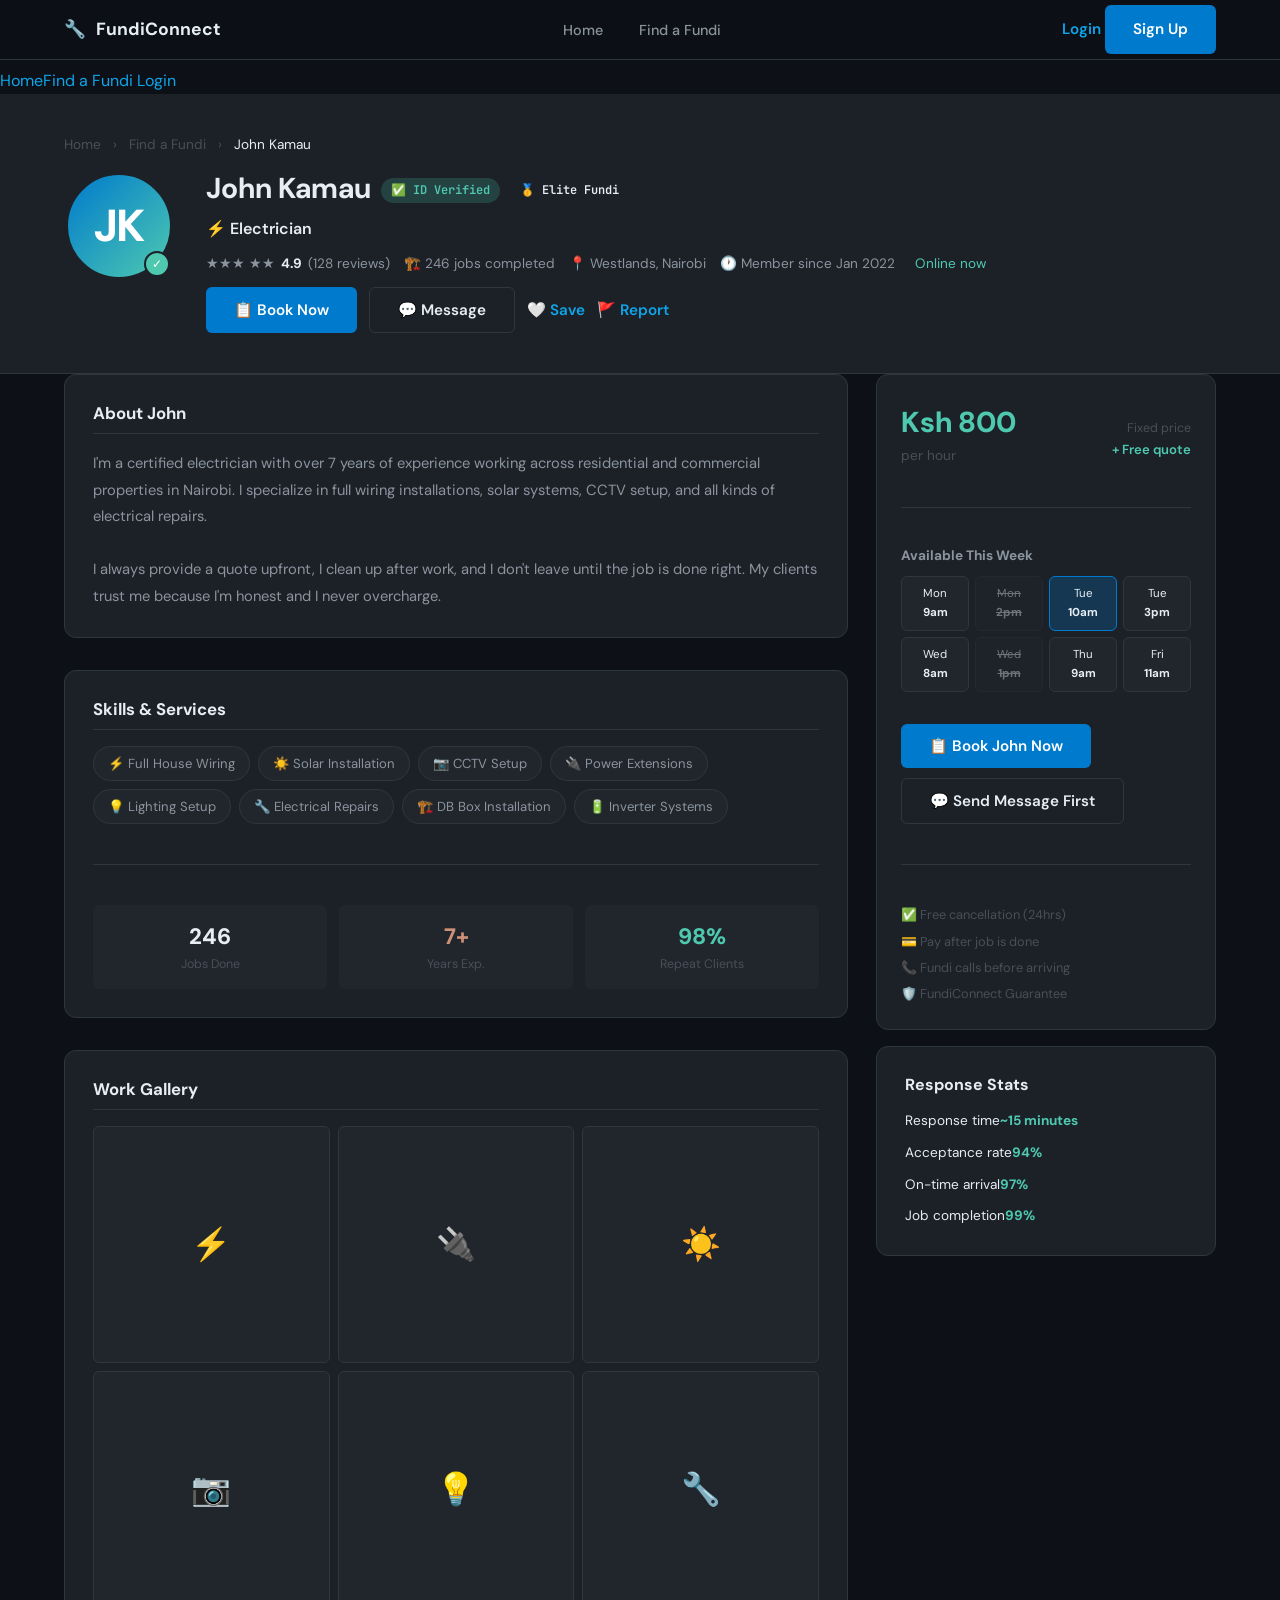
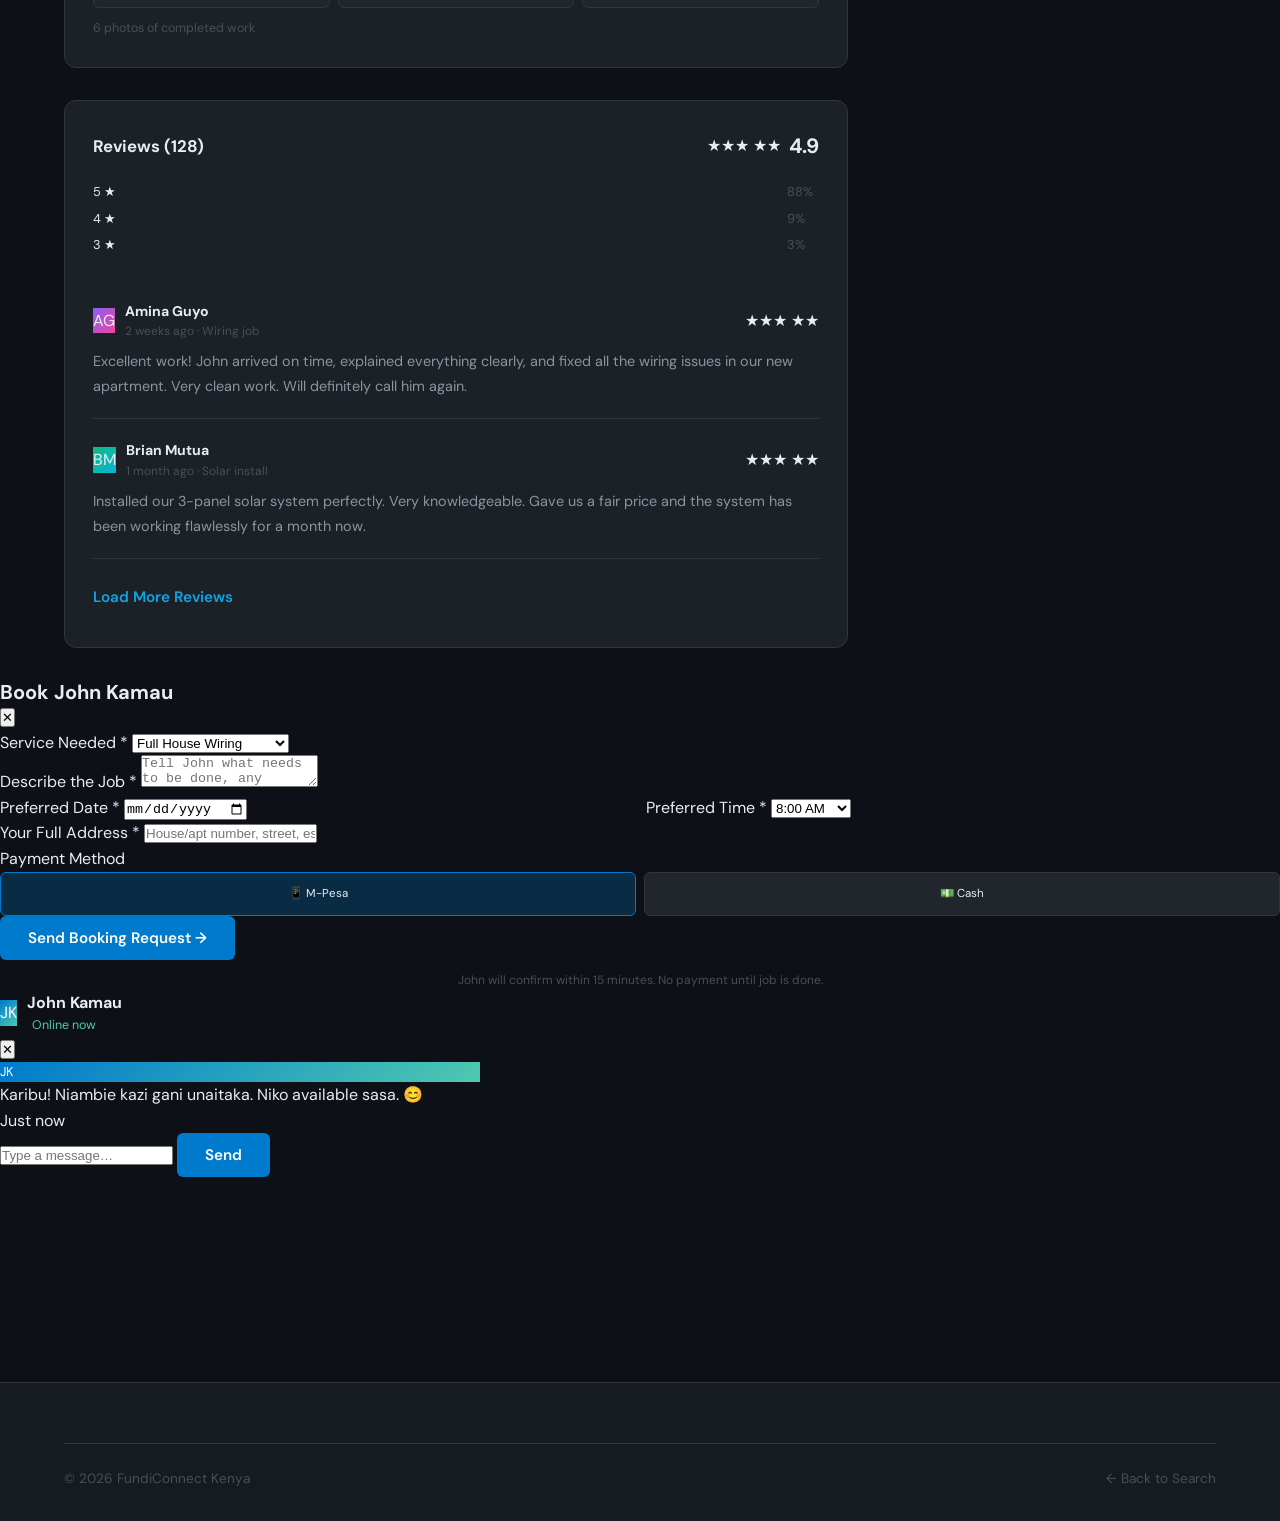
<file: fundi-profile.html>
<!DOCTYPE html>
<html lang="en">
<head>
  <meta charset="UTF-8"/>
  <meta name="viewport" content="width=device-width, initial-scale=1.0"/>
  <title>John Kamau — Electrician | FundiConnect</title>
  <link rel="stylesheet" href="css/style.css"/>
  <style>
    body { padding-top:68px; }
    .profile-hero {
      background:var(--bg-card); border-bottom:1px solid var(--border); padding:40px 0;
    }
    .profile-top { display:flex; gap:32px; align-items:flex-start; }
    .profile-avatar-wrap { position:relative; flex-shrink:0; }
    .profile-avatar-big {
      width:110px; height:110px; border-radius:50%;
      background:linear-gradient(135deg,var(--blue),var(--green));
      display:flex; align-items:center; justify-content:center;
      font-size:2.8rem; font-weight:800; color:#fff;
      border:4px solid var(--bg-card);
    }
    .profile-verified-badge {
      position:absolute; bottom:4px; right:4px;
      background:var(--green); color:#fff;
      width:26px; height:26px; border-radius:50%;
      display:flex; align-items:center; justify-content:center;
      font-size:.75rem; border:2px solid var(--bg-card);
    }
    .profile-info { flex:1; }
    .profile-info h1 { font-size:1.8rem; margin-bottom:4px; }
    .profile-meta { display:flex; flex-wrap:wrap; gap:14px; margin:12px 0; }
    .profile-meta-item { display:flex; align-items:center; gap:6px; font-size:.85rem; color:var(--text-secondary); }
    .profile-actions { display:flex; gap:12px; flex-wrap:wrap; }
    .profile-layout { display:grid; grid-template-columns:1fr 340px; gap:28px; }
    .profile-section { margin-bottom:32px; }
    .profile-section h3 { font-size:1.05rem; margin-bottom:16px; padding-bottom:10px; border-bottom:1px solid var(--border); }
    .skill-list { display:flex; flex-wrap:wrap; gap:8px; }
    .skill-badge { background:var(--bg-elevated); border:1px solid var(--border); color:var(--text-secondary); font-size:.82rem; padding:6px 14px; border-radius:100px; }
    .review-item { padding:20px 0; border-bottom:1px solid var(--border); }
    .review-item:last-child { border-bottom:none; }
    .review-header { display:flex; align-items:center; gap:10px; margin-bottom:8px; }
    .review-text { font-size:.9rem; line-height:1.7; color:var(--text-secondary); }
    .gallery { display:grid; grid-template-columns:repeat(3,1fr); gap:8px; }
    .gallery-img {
      aspect-ratio:1; border-radius:var(--radius-sm); overflow:hidden;
      background:var(--bg-elevated); display:flex; align-items:center; justify-content:center;
      font-size:2rem; color:var(--text-muted); border:1px solid var(--border);
    }
    /* Sidebar */
    .booking-card { background:var(--bg-card); border:1px solid var(--border); border-radius:var(--radius-md); padding:24px; position:sticky; top:90px; }
    .price-row { display:flex; justify-content:space-between; align-items:baseline; margin-bottom:16px; }
    .price-big { font-size:1.8rem; font-weight:800; font-family:var(--mono); color:var(--green); }
    .price-unit { font-size:.85rem; color:var(--text-muted); }
    .availability-grid { display:grid; grid-template-columns:repeat(4,1fr); gap:6px; margin-bottom:16px; }
    .avail-slot {
      background:var(--bg-elevated); border:1px solid var(--border);
      border-radius:var(--radius-sm); padding:8px 4px;
      text-align:center; font-size:.72rem; cursor:pointer; transition:all .2s;
    }
    .avail-slot.avail { cursor:pointer; }
    .avail-slot.avail:hover, .avail-slot.selected { background:var(--blue-glow); border-color:var(--blue); color:var(--blue-light); }
    .avail-slot.busy { opacity:.4; cursor:not-allowed; text-decoration:line-through; }
    @media(max-width:960px) {
      .profile-layout { grid-template-columns:1fr; }
      .booking-card { position:static; }
    }
    @media(max-width:600px) {
      .profile-top { flex-direction:column; }
    }
  </style>
</head>
<body>
<nav class="nav">
  <div class="nav-inner">
    <a href="index.html" class="nav-logo"><div class="logo-icon">🔧</div>FundiConnect</a>
    <ul class="nav-links">
      <li><a href="index.html">Home</a></li>
      <li><a href="search.html">Find a Fundi</a></li>
    </ul>
    <div class="nav-actions">
      <a href="login.html" class="btn btn-ghost btn-sm">Login</a>
      <a href="register.html" class="btn btn-primary btn-sm">Sign Up</a>
    </div>
    <button class="nav-toggle">☰</button>
  </div>
</nav>
<div class="mobile-menu">
  <a href="index.html">Home</a><a href="search.html">Find a Fundi</a>
  <a href="login.html">Login</a>
</div>

<!-- Profile Hero -->
<div class="profile-hero">
  <div class="container">
    <div style="margin-bottom:16px;font-size:.85rem">
      <a href="index.html" style="color:var(--text-muted)">Home</a>
      <span style="color:var(--text-muted);margin:0 8px">›</span>
      <a href="search.html" style="color:var(--text-muted)">Find a Fundi</a>
      <span style="color:var(--text-muted);margin:0 8px">›</span>
      <span>John Kamau</span>
    </div>
    <div class="profile-top">
      <div class="profile-avatar-wrap">
        <div class="profile-avatar-big">JK</div>
        <div class="profile-verified-badge">✓</div>
      </div>
      <div class="profile-info">
        <div style="display:flex;align-items:center;gap:10px;flex-wrap:wrap">
          <h1>John Kamau</h1>
          <span class="badge badge-green">✅ ID Verified</span>
          <span class="badge badge-gold">🥇 Elite Fundi</span>
        </div>
        <div style="margin-top:6px;color:var(--blue-light);font-weight:600">⚡ Electrician</div>
        <div class="profile-meta">
          <div class="profile-meta-item">
            <div class="stars">
              <span class="star">★</span><span class="star">★</span><span class="star">★</span>
              <span class="star">★</span><span class="star">★</span>
            </div>
            <strong style="color:var(--text-primary)">4.9</strong>
            <span>(128 reviews)</span>
          </div>
          <div class="profile-meta-item">🏗️ 246 jobs completed</div>
          <div class="profile-meta-item">📍 Westlands, Nairobi</div>
          <div class="profile-meta-item">🕐 Member since Jan 2022</div>
          <div class="profile-meta-item">
            <div class="status-dot online"></div>
            <span style="color:var(--green)">Online now</span>
          </div>
        </div>
        <div class="profile-actions">
          <button class="btn btn-primary" data-modal-open="book-modal">📋 Book Now</button>
          <button class="btn btn-outline" data-modal-open="chat-modal">💬 Message</button>
          <button class="btn btn-ghost btn-sm" onclick="showToast('Saved to favourites!','success')">🤍 Save</button>
          <button class="btn btn-ghost btn-sm" onclick="showToast('Report submitted','info')">🚩 Report</button>
        </div>
      </div>
    </div>
  </div>
</div>

<!-- Main Content -->
<div class="container section-sm">
  <div class="profile-layout">
    <!-- Left: Info -->
    <div>
      <!-- About -->
      <div class="profile-section card">
        <h3>About John</h3>
        <p style="font-size:.92rem;line-height:1.8;color:var(--text-secondary)">
          I'm a certified electrician with over 7 years of experience working across residential and commercial properties in Nairobi. I specialize in full wiring installations, solar systems, CCTV setup, and all kinds of electrical repairs.
          <br><br>
          I always provide a quote upfront, I clean up after work, and I don't leave until the job is done right. My clients trust me because I'm honest and I never overcharge.
        </p>
      </div>

      <!-- Skills -->
      <div class="profile-section card mt-16">
        <h3>Skills & Services</h3>
        <div class="skill-list">
          <span class="skill-badge">⚡ Full House Wiring</span>
          <span class="skill-badge">☀️ Solar Installation</span>
          <span class="skill-badge">📷 CCTV Setup</span>
          <span class="skill-badge">🔌 Power Extensions</span>
          <span class="skill-badge">💡 Lighting Setup</span>
          <span class="skill-badge">🔧 Electrical Repairs</span>
          <span class="skill-badge">🏗️ DB Box Installation</span>
          <span class="skill-badge">🔋 Inverter Systems</span>
        </div>

        <div class="divider"></div>

        <div class="grid-3" style="margin-top:16px;gap:12px">
          <div style="text-align:center;padding:14px;background:var(--bg-elevated);border-radius:var(--radius-sm)">
            <div style="font-size:1.4rem;font-weight:800;color:var(--blue-light)">246</div>
            <div style="font-size:.78rem;color:var(--text-muted)">Jobs Done</div>
          </div>
          <div style="text-align:center;padding:14px;background:var(--bg-elevated);border-radius:var(--radius-sm)">
            <div style="font-size:1.4rem;font-weight:800;color:var(--orange)">7+</div>
            <div style="font-size:.78rem;color:var(--text-muted)">Years Exp.</div>
          </div>
          <div style="text-align:center;padding:14px;background:var(--bg-elevated);border-radius:var(--radius-sm)">
            <div style="font-size:1.4rem;font-weight:800;color:var(--green)">98%</div>
            <div style="font-size:.78rem;color:var(--text-muted)">Repeat Clients</div>
          </div>
        </div>
      </div>

      <!-- Work Gallery -->
      <div class="profile-section card mt-16">
        <h3>Work Gallery</h3>
        <div class="gallery">
          <div class="gallery-img">⚡</div>
          <div class="gallery-img">🔌</div>
          <div class="gallery-img">☀️</div>
          <div class="gallery-img">📷</div>
          <div class="gallery-img">💡</div>
          <div class="gallery-img">🔧</div>
        </div>
        <p style="font-size:.78rem;color:var(--text-muted);margin-top:10px">6 photos of completed work</p>
      </div>

      <!-- Reviews -->
      <div class="profile-section card mt-16">
        <div style="display:flex;align-items:center;justify-content:space-between;margin-bottom:20px">
          <h3 style="margin:0;border:none;padding:0">Reviews (128)</h3>
          <div style="display:flex;align-items:center;gap:8px">
            <div class="stars">
              <span class="star">★</span><span class="star">★</span><span class="star">★</span>
              <span class="star">★</span><span class="star">★</span>
            </div>
            <strong style="font-size:1.3rem">4.9</strong>
          </div>
        </div>

        <!-- Rating breakdown -->
        <div style="margin-bottom:24px">
          <div style="display:flex;align-items:center;gap:10px;margin-bottom:6px">
            <span style="font-size:.8rem;width:32px">5 ★</span>
            <div class="progress-bar" style="flex:1"><div class="progress-fill" data-width="88%" style="width:88%"></div></div>
            <span style="font-size:.8rem;color:var(--text-muted);width:32px">88%</span>
          </div>
          <div style="display:flex;align-items:center;gap:10px;margin-bottom:6px">
            <span style="font-size:.8rem;width:32px">4 ★</span>
            <div class="progress-bar" style="flex:1"><div class="progress-fill" data-width="9%" style="width:9%;background:var(--orange)"></div></div>
            <span style="font-size:.8rem;color:var(--text-muted);width:32px">9%</span>
          </div>
          <div style="display:flex;align-items:center;gap:10px">
            <span style="font-size:.8rem;width:32px">3 ★</span>
            <div class="progress-bar" style="flex:1"><div class="progress-fill" data-width="3%" style="width:3%;background:var(--red)"></div></div>
            <span style="font-size:.8rem;color:var(--text-muted);width:32px">3%</span>
          </div>
        </div>

        <!-- Review items -->
        <div class="review-item">
          <div class="review-header">
            <div class="avatar avatar-sm" style="background:linear-gradient(135deg,#8B5CF6,#EC4899)">AG</div>
            <div>
              <div style="font-weight:700;font-size:.88rem">Amina Guyo</div>
              <div style="font-size:.75rem;color:var(--text-muted)">2 weeks ago · Wiring job</div>
            </div>
            <div class="stars" style="margin-left:auto">
              <span class="star">★</span><span class="star">★</span><span class="star">★</span>
              <span class="star">★</span><span class="star">★</span>
            </div>
          </div>
          <p class="review-text">Excellent work! John arrived on time, explained everything clearly, and fixed all the wiring issues in our new apartment. Very clean work. Will definitely call him again.</p>
        </div>

        <div class="review-item">
          <div class="review-header">
            <div class="avatar avatar-sm" style="background:linear-gradient(135deg,#10B981,#06B6D4)">BM</div>
            <div>
              <div style="font-weight:700;font-size:.88rem">Brian Mutua</div>
              <div style="font-size:.75rem;color:var(--text-muted)">1 month ago · Solar install</div>
            </div>
            <div class="stars" style="margin-left:auto">
              <span class="star">★</span><span class="star">★</span><span class="star">★</span>
              <span class="star">★</span><span class="star">★</span>
            </div>
          </div>
          <p class="review-text">Installed our 3-panel solar system perfectly. Very knowledgeable. Gave us a fair price and the system has been working flawlessly for a month now.</p>
        </div>

        <button class="btn btn-ghost btn-full" style="margin-top:16px" onclick="showToast('Loading more reviews…','info')">Load More Reviews</button>
      </div>
    </div>

    <!-- Right: Booking sidebar -->
    <div>
      <div class="booking-card">
        <div class="price-row">
          <div>
            <div class="price-big">Ksh 800</div>
            <div class="price-unit">per hour</div>
          </div>
          <div style="text-align:right">
            <div style="font-size:.78rem;color:var(--text-muted)">Fixed price</div>
            <div style="font-size:.82rem;color:var(--green);font-weight:600">+ Free quote</div>
          </div>
        </div>

        <div class="divider"></div>

        <h4 style="font-size:.85rem;margin-bottom:12px;color:var(--text-secondary)">Available This Week</h4>
        <div class="availability-grid">
          <div class="avail-slot avail">Mon<br><strong>9am</strong></div>
          <div class="avail-slot busy">Mon<br><strong>2pm</strong></div>
          <div class="avail-slot avail selected">Tue<br><strong>10am</strong></div>
          <div class="avail-slot avail">Tue<br><strong>3pm</strong></div>
          <div class="avail-slot avail">Wed<br><strong>8am</strong></div>
          <div class="avail-slot busy">Wed<br><strong>1pm</strong></div>
          <div class="avail-slot avail">Thu<br><strong>9am</strong></div>
          <div class="avail-slot avail">Fri<br><strong>11am</strong></div>
        </div>

        <button class="btn btn-primary btn-full btn-lg" style="margin-top:16px" data-modal-open="book-modal">
          📋 Book John Now
        </button>
        <button class="btn btn-outline btn-full" style="margin-top:10px" data-modal-open="chat-modal">
          💬 Send Message First
        </button>

        <div class="divider"></div>

        <div style="font-size:.8rem;color:var(--text-muted);display:flex;flex-direction:column;gap:6px">
          <div style="display:flex;align-items:center;gap:8px">✅ Free cancellation (24hrs)</div>
          <div style="display:flex;align-items:center;gap:8px">💳 Pay after job is done</div>
          <div style="display:flex;align-items:center;gap:8px">📞 Fundi calls before arriving</div>
          <div style="display:flex;align-items:center;gap:8px">🛡️ FundiConnect Guarantee</div>
        </div>
      </div>

      <!-- Fundi stats card -->
      <div class="card mt-16">
        <h4 style="margin-bottom:16px">Response Stats</h4>
        <div style="display:flex;flex-direction:column;gap:10px;font-size:.85rem">
          <div class="flex-between"><span>Response time</span><strong style="color:var(--green)">~15 minutes</strong></div>
          <div class="flex-between"><span>Acceptance rate</span><strong style="color:var(--green)">94%</strong></div>
          <div class="flex-between"><span>On-time arrival</span><strong style="color:var(--green)">97%</strong></div>
          <div class="flex-between"><span>Job completion</span><strong style="color:var(--green)">99%</strong></div>
        </div>
      </div>
    </div>
  </div>
</div>

<!-- ── BOOKING MODAL ── -->
<div class="modal-overlay" id="book-modal">
  <div class="modal">
    <div class="modal-header">
      <h3>Book John Kamau</h3>
      <button class="modal-close" data-modal-close>✕</button>
    </div>
    <form data-validate data-action="book">
      <div class="form-group">
        <label class="form-label">Service Needed *</label>
        <select class="form-input" name="service" required>
          <option>Full House Wiring</option>
          <option>Solar Installation</option>
          <option>CCTV Setup</option>
          <option>Electrical Repair</option>
          <option>DB Box</option>
          <option>Other (describe below)</option>
        </select>
      </div>
      <div class="form-group">
        <label class="form-label">Describe the Job *</label>
        <textarea class="form-input" name="description" placeholder="Tell John what needs to be done, any specific problems, etc." required></textarea>
      </div>
      <div style="display:grid;grid-template-columns:1fr 1fr;gap:12px">
        <div class="form-group">
          <label class="form-label">Preferred Date *</label>
          <input class="form-input" type="date" name="date" required />
        </div>
        <div class="form-group">
          <label class="form-label">Preferred Time *</label>
          <select class="form-input" name="time" required>
            <option>8:00 AM</option><option>9:00 AM</option><option>10:00 AM</option>
            <option>11:00 AM</option><option>12:00 PM</option><option>2:00 PM</option>
            <option>3:00 PM</option><option>4:00 PM</option>
          </select>
        </div>
      </div>
      <div class="form-group">
        <label class="form-label">Your Full Address *</label>
        <input class="form-input" type="text" name="address" placeholder="House/apt number, street, estate, Nairobi" required />
      </div>
      <div class="form-group">
        <label class="form-label">Payment Method</label>
        <div style="display:flex;gap:8px">
          <label style="flex:1;cursor:pointer">
            <input type="radio" name="payment" value="mpesa" checked style="display:none" />
            <div class="avail-slot avail" style="padding:12px;text-align:center" id="pay-mpesa" onclick="selectPay('mpesa')">📱 M-Pesa</div>
          </label>
          <label style="flex:1;cursor:pointer">
            <input type="radio" name="payment" value="cash" style="display:none" />
            <div class="avail-slot avail" style="padding:12px;text-align:center" id="pay-cash" onclick="selectPay('cash')">💵 Cash</div>
          </label>
        </div>
      </div>
      <button type="submit" class="btn btn-primary btn-full btn-lg">Send Booking Request →</button>
      <p style="font-size:.75rem;color:var(--text-muted);text-align:center;margin-top:10px">John will confirm within 15 minutes. No payment until job is done.</p>
    </form>
  </div>
</div>

<!-- ── CHAT MODAL ── -->
<div class="modal-overlay" id="chat-modal">
  <div class="modal" style="max-width:480px">
    <div class="modal-header">
      <div style="display:flex;align-items:center;gap:10px">
        <div class="avatar avatar-md" style="background:linear-gradient(135deg,var(--blue),var(--green));color:#fff;font-size:1rem">JK</div>
        <div>
          <div style="font-weight:700">John Kamau</div>
          <div style="font-size:.78rem;color:var(--green);display:flex;align-items:center;gap:5px">
            <div class="status-dot online"></div> Online now
          </div>
        </div>
      </div>
      <button class="modal-close" data-modal-close>✕</button>
    </div>
    <div class="chat-window" style="height:320px;border:none;border-radius:0">
      <div class="chat-messages" id="chat-messages">
        <div class="chat-msg">
          <div class="avatar avatar-sm" style="background:linear-gradient(135deg,var(--blue),var(--green));color:#fff;font-size:.8rem">JK</div>
          <div>
            <div class="chat-bubble">Karibu! Niambie kazi gani unaitaka. Niko available sasa. 😊</div>
            <div class="chat-time">Just now</div>
          </div>
        </div>
      </div>
      <div class="chat-input-row">
        <input class="form-input chat-input" type="text" placeholder="Type a message…" />
        <button class="btn btn-primary chat-send-btn">Send</button>
      </div>
    </div>
  </div>
</div>

<footer class="footer" style="margin-top:0">
  <div class="container">
    <div class="footer-bottom">
      <span>© 2026 FundiConnect Kenya</span>
      <a href="search.html" style="color:var(--blue-light)">← Back to Search</a>
    </div>
  </div>
</footer>

<div class="toast-container"></div>
<script src="js/main.js"></script>
<script>
  document.querySelectorAll('.avail-slot.avail').forEach(s => {
    s.addEventListener('click', () => {
      s.closest('.availability-grid')?.querySelectorAll('.avail-slot').forEach(x => x.classList.remove('selected'));
      s.classList.add('selected');
    });
  });
  function selectPay(type) {
    document.getElementById('pay-mpesa').classList.toggle('selected', type === 'mpesa');
    document.getElementById('pay-cash').classList.toggle('selected', type === 'cash');
  }
  selectPay('mpesa');
</script>
</body>
</html>
</file>
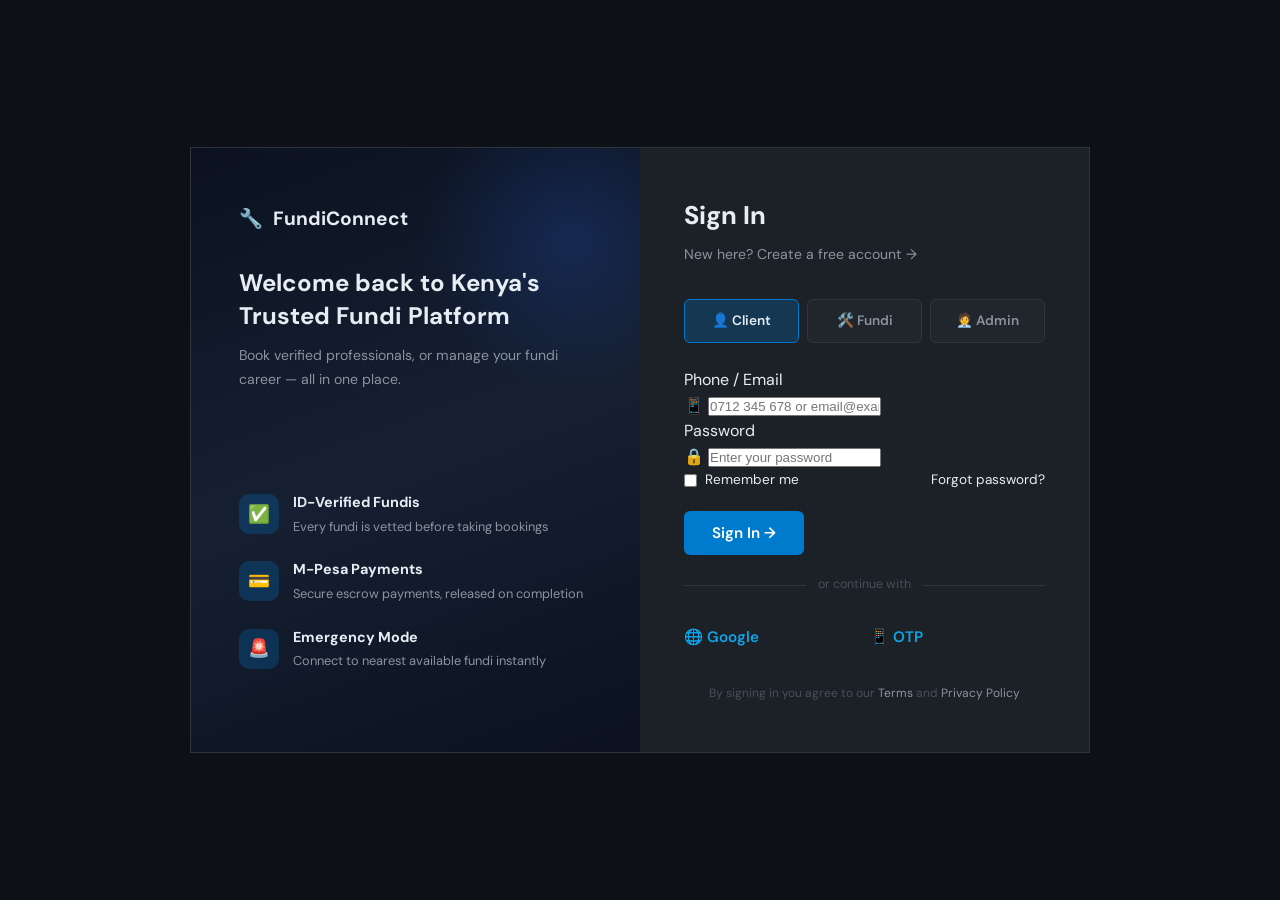
<file: login.html>
<!DOCTYPE html>
<html lang="en">
<head>
  <meta charset="UTF-8" />
  <meta name="viewport" content="width=device-width, initial-scale=1.0" />
  <title>Login — FundiConnect</title>
  <link rel="stylesheet" href="css/style.css" />
  <style>
    body { display:flex; align-items:center; justify-content:center; min-height:100vh; padding:24px; }
    .auth-wrap {
      display:grid; grid-template-columns:1fr 1fr; min-height:600px;
      background:var(--bg-card); border:1px solid var(--border);
      border-radius:var(--radius-xl); overflow:hidden;
      width:100%; max-width:900px; box-shadow:var(--shadow-lg);
    }
    .auth-left {
      background:linear-gradient(160deg,#0B1120 0%,#162032 50%,#0B1120 100%);
      padding:56px 48px;
      display:flex; flex-direction:column; justify-content:space-between;
      position:relative; overflow:hidden;
    }
    .auth-left::before {
      content:''; position:absolute; top:-60px; right:-80px;
      width:300px; height:300px; border-radius:50%;
      background:radial-gradient(circle,rgba(37,99,235,0.2),transparent 70%);
    }
    .auth-brand { position:relative; z-index:1; }
    .auth-brand .nav-logo { font-size:1.2rem; margin-bottom:32px; }
    .auth-features { position:relative; z-index:1; }
    .auth-feature { display:flex; gap:14px; margin-bottom:24px; align-items:flex-start; }
    .auth-feature-icon {
      width:40px; height:40px; border-radius:10px;
      background:var(--blue-glow); border:1px solid var(--border-blue);
      display:flex; align-items:center; justify-content:center;
      font-size:1.1rem; flex-shrink:0;
    }
    .auth-feature h4 { font-size:.9rem; margin-bottom:4px; }
    .auth-feature p  { font-size:.8rem; }
    .auth-right { padding:48px 44px; display:flex; flex-direction:column; justify-content:center; }
    .auth-title { font-size:1.6rem; font-weight:800; margin-bottom:6px; }
    .auth-sub   { font-size:.88rem; margin-bottom:32px; }
    .auth-divider { display:flex; align-items:center; gap:12px; margin:20px 0; }
    .auth-divider::before, .auth-divider::after { content:''; flex:1; height:1px; background:var(--border); }
    .auth-divider span { font-size:.78rem; color:var(--text-muted); }
    .role-tabs { display:flex; gap:8px; margin-bottom:24px; }
    .role-tab {
      flex:1; padding:10px; border:1.5px solid var(--border);
      border-radius:var(--radius-sm); text-align:center;
      font-size:.85rem; font-weight:600; cursor:pointer;
      background:var(--bg-elevated); color:var(--text-secondary);
      transition:all var(--transition);
    }
    .role-tab.active { border-color:var(--blue); background:var(--blue-glow); color:var(--blue-light); }
    .remember-row { display:flex; align-items:center; justify-content:space-between; margin-bottom:20px; }
    .checkbox-label { display:flex; align-items:center; gap:8px; font-size:.85rem; cursor:pointer; }
    .checkbox-label input { accent-color:var(--blue); }
    @media(max-width:700px) {
      .auth-wrap { grid-template-columns:1fr; }
      .auth-left { display:none; }
    }
  </style>
</head>
<body>
  <div class="auth-wrap">
    <!-- Left Panel -->
    <div class="auth-left">
      <div class="auth-brand">
        <a href="index.html" class="nav-logo">
          <div class="logo-icon">🔧</div> FundiConnect
        </a>
        <h2 style="font-size:1.5rem;line-height:1.35;color:var(--text-primary)">Welcome back to Kenya's Trusted Fundi Platform</h2>
        <p style="font-size:.88rem;margin-top:12px">Book verified professionals, or manage your fundi career — all in one place.</p>
      </div>
      <div class="auth-features">
        <div class="auth-feature">
          <div class="auth-feature-icon">✅</div>
          <div>
            <h4>ID-Verified Fundis</h4>
            <p>Every fundi is vetted before taking bookings</p>
          </div>
        </div>
        <div class="auth-feature">
          <div class="auth-feature-icon">💳</div>
          <div>
            <h4>M-Pesa Payments</h4>
            <p>Secure escrow payments, released on completion</p>
          </div>
        </div>
        <div class="auth-feature">
          <div class="auth-feature-icon">🚨</div>
          <div>
            <h4>Emergency Mode</h4>
            <p>Connect to nearest available fundi instantly</p>
          </div>
        </div>
      </div>
    </div>

    <!-- Right Panel -->
    <div class="auth-right">
      <div class="auth-title">Sign In</div>
      <p class="auth-sub">New here? <a href="register.html" style="color:var(--blue-light)">Create a free account →</a></p>

      <!-- Role selector -->
      <div class="role-tabs">
        <div class="role-tab active" onclick="setRole('client',this)">👤 Client</div>
        <div class="role-tab" onclick="setRole('fundi',this)">🛠️ Fundi</div>
        <div class="role-tab" onclick="setRole('admin',this)">🧑‍💼 Admin</div>
      </div>

      <form data-validate data-action="login">
        <input type="hidden" name="role" id="role-input" value="client" />

        <div class="form-group">
          <label class="form-label">Phone / Email</label>
          <div class="form-input-icon">
            <span class="icon">📱</span>
            <input class="form-input" type="text" name="email" placeholder="0712 345 678 or email@example.com" required />
          </div>
        </div>

        <div class="form-group">
          <label class="form-label">Password</label>
          <div class="form-input-icon">
            <span class="icon">🔒</span>
            <input class="form-input" type="password" name="password" placeholder="Enter your password" required />
          </div>
        </div>

        <div class="remember-row">
          <label class="checkbox-label">
            <input type="checkbox"> Remember me
          </label>
          <a href="#" style="font-size:.85rem;color:var(--blue-light)">Forgot password?</a>
        </div>

        <button type="submit" class="btn btn-primary btn-full btn-lg">Sign In →</button>
      </form>

      <div class="auth-divider"><span>or continue with</span></div>

      <div style="display:grid;grid-template-columns:1fr 1fr;gap:10px">
        <button class="btn btn-ghost btn-sm" onclick="showToast('Google login coming soon','info')">
          🌐 Google
        </button>
        <button class="btn btn-ghost btn-sm" onclick="showToast('OTP login coming soon','info')">
          📱 OTP
        </button>
      </div>

      <p style="font-size:.75rem;color:var(--text-muted);text-align:center;margin-top:24px">
        By signing in you agree to our <a href="#" style="color:var(--text-secondary)">Terms</a> and <a href="#" style="color:var(--text-secondary)">Privacy Policy</a>
      </p>
    </div>
  </div>

  <div class="toast-container"></div>
  <script src="js/main.js"></script>
  <script>
    function setRole(role, el) {
      document.querySelectorAll('.role-tab').forEach(t => t.classList.remove('active'));
      el.classList.add('active');
      document.getElementById('role-input').value = role;
    }
  </script>
</body>
</html>
</file>
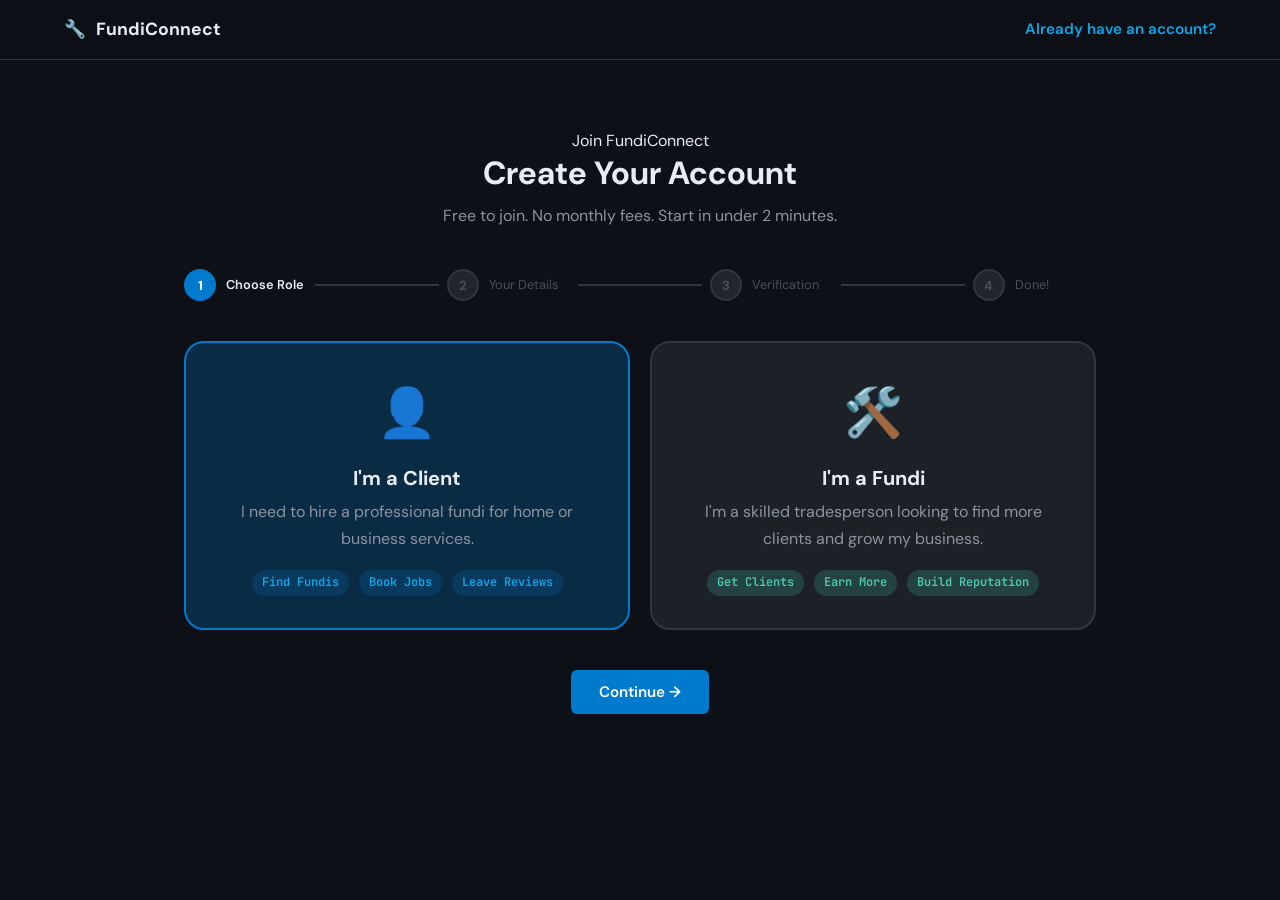
<file: register.html>
<!DOCTYPE html>
<html lang="en">
<head>
  <meta charset="UTF-8" />
  <meta name="viewport" content="width=device-width, initial-scale=1.0" />
  <title>Register — FundiConnect</title>
  <link rel="stylesheet" href="css/style.css" />
  <style>
    body { padding-top:68px; }
    .reg-wrap { max-width:960px; margin:60px auto; padding:0 24px; }
    .role-cards { display:grid; grid-template-columns:1fr 1fr; gap:20px; margin-bottom:40px; }
    .role-card {
      background:var(--bg-card); border:2px solid var(--border);
      border-radius:var(--radius-lg); padding:32px;
      cursor:pointer; transition:all var(--transition); text-align:center;
    }
    .role-card:hover { border-color:var(--blue); transform:translateY(-3px); }
    .role-card.active { border-color:var(--blue); background:var(--blue-glow); }
    .role-card .role-icon { font-size:3rem; margin-bottom:14px; }
    .role-card h3 { margin-bottom:8px; }
    .step-bar { display:flex; align-items:center; gap:0; margin-bottom:40px; }
    .step-item { display:flex; align-items:center; gap:10px; flex:1; }
    .step-num {
      width:32px; height:32px; border-radius:50%;
      background:var(--bg-elevated); border:2px solid var(--border);
      display:flex; align-items:center; justify-content:center;
      font-size:.82rem; font-weight:700; flex-shrink:0;
      color:var(--text-muted); transition:all .3s;
    }
    .step-num.active { background:var(--blue); border-color:var(--blue); color:#fff; }
    .step-num.done   { background:var(--green); border-color:var(--green); color:#fff; }
    .step-label { font-size:.8rem; color:var(--text-muted); }
    .step-label.active { color:var(--text-primary); font-weight:600; }
    .step-line { flex:1; height:2px; background:var(--border); margin:0 8px; }
    .step-line.done { background:var(--green); }
    .form-card { background:var(--bg-card); border:1px solid var(--border); border-radius:var(--radius-lg); padding:40px; }
    .form-row { display:grid; grid-template-columns:1fr 1fr; gap:16px; }
    .upload-zone {
      border:2px dashed var(--border); border-radius:var(--radius-md);
      padding:32px; text-align:center; cursor:pointer;
      transition:all var(--transition);
    }
    .upload-zone:hover { border-color:var(--blue); background:var(--blue-glow); }
    .step-pane { display:none; }
    .step-pane.active { display:block; }
    @media(max-width:600px) {
      .role-cards { grid-template-columns:1fr; }
      .form-row { grid-template-columns:1fr; }
      .form-card { padding:24px; }
    }
  </style>
</head>
<body>

<nav class="nav">
  <div class="nav-inner">
    <a href="index.html" class="nav-logo"><div class="logo-icon">🔧</div>FundiConnect</a>
    <div class="nav-actions">
      <a href="login.html" class="btn btn-ghost btn-sm">Already have an account?</a>
    </div>
  </div>
</nav>

<div class="reg-wrap">
  <div class="text-center mb-40">
    <div class="section-tag" style="display:inline-flex">Join FundiConnect</div>
    <h1 style="font-size:2rem">Create Your Account</h1>
    <p style="margin-top:10px">Free to join. No monthly fees. Start in under 2 minutes.</p>
  </div>

  <!-- Step bar -->
  <div class="step-bar" id="step-bar">
    <div class="step-item">
      <div class="step-num active" id="step-num-1">1</div>
      <div class="step-label active" id="step-lbl-1">Choose Role</div>
    </div>
    <div class="step-line" id="step-line-1"></div>
    <div class="step-item">
      <div class="step-num" id="step-num-2">2</div>
      <div class="step-label" id="step-lbl-2">Your Details</div>
    </div>
    <div class="step-line" id="step-line-2"></div>
    <div class="step-item">
      <div class="step-num" id="step-num-3">3</div>
      <div class="step-label" id="step-lbl-3" id="step-lbl-3">
        <span id="step3-label">Verification</span>
      </div>
    </div>
    <div class="step-line" id="step-line-3"></div>
    <div class="step-item">
      <div class="step-num" id="step-num-4">4</div>
      <div class="step-label" id="step-lbl-4">Done!</div>
    </div>
  </div>

  <!-- Step 1: Choose role -->
  <div class="step-pane active" id="pane-1">
    <div class="role-cards">
      <div class="role-card active" id="card-client" onclick="selectRole('client')">
        <div class="role-icon">👤</div>
        <h3>I'm a Client</h3>
        <p>I need to hire a professional fundi for home or business services.</p>
        <div style="margin-top:16px">
          <span class="badge badge-blue">Find Fundis</span>
          <span class="badge badge-blue" style="margin-left:6px">Book Jobs</span>
          <span class="badge badge-blue" style="margin-left:6px">Leave Reviews</span>
        </div>
      </div>
      <div class="role-card" id="card-fundi" onclick="selectRole('fundi')">
        <div class="role-icon">🛠️</div>
        <h3>I'm a Fundi</h3>
        <p>I'm a skilled tradesperson looking to find more clients and grow my business.</p>
        <div style="margin-top:16px">
          <span class="badge badge-green">Get Clients</span>
          <span class="badge badge-green" style="margin-left:6px">Earn More</span>
          <span class="badge badge-green" style="margin-left:6px">Build Reputation</span>
        </div>
      </div>
    </div>
    <div style="text-align:center">
      <button class="btn btn-primary btn-lg" onclick="goStep(2)">Continue →</button>
    </div>
  </div>

  <!-- Step 2: Basic Details -->
  <div class="step-pane" id="pane-2">
    <div class="form-card">
      <h2 style="margin-bottom:24px;font-size:1.4rem">Personal Information</h2>
      <div class="form-row">
        <div class="form-group">
          <label class="form-label">First Name *</label>
          <input class="form-input" type="text" name="fname" placeholder="John" required />
        </div>
        <div class="form-group">
          <label class="form-label">Last Name *</label>
          <input class="form-input" type="text" name="lname" placeholder="Kamau" required />
        </div>
      </div>
      <div class="form-row">
        <div class="form-group">
          <label class="form-label">Phone Number *</label>
          <div class="form-input-icon">
            <span class="icon">📱</span>
            <input class="form-input" type="tel" name="phone" placeholder="0712 345 678" required />
          </div>
        </div>
        <div class="form-group">
          <label class="form-label">Email Address</label>
          <div class="form-input-icon">
            <span class="icon">✉️</span>
            <input class="form-input" type="email" name="email" placeholder="john@example.com" />
          </div>
        </div>
      </div>
      <div class="form-row">
        <div class="form-group">
          <label class="form-label">County *</label>
          <select class="form-input" name="county" required>
            <option value="">Select County</option>
            <option>Nairobi</option><option>Mombasa</option><option>Kisumu</option>
            <option>Nakuru</option><option>Eldoret (Uasin Gishu)</option>
            <option>Kiambu</option><option>Machakos</option><option>Meru</option>
            <option>Nyeri</option><option>Kakamega</option><option>Other</option>
          </select>
        </div>
        <div class="form-group">
          <label class="form-label">Estate / Area</label>
          <input class="form-input" type="text" name="area" placeholder="e.g. Westlands, Kibera" />
        </div>
      </div>
      <div class="form-row">
        <div class="form-group">
          <label class="form-label">Password *</label>
          <div class="form-input-icon">
            <span class="icon">🔒</span>
            <input class="form-input" type="password" name="password" placeholder="Min. 8 characters" required />
          </div>
        </div>
        <div class="form-group">
          <label class="form-label">Confirm Password *</label>
          <div class="form-input-icon">
            <span class="icon">🔒</span>
            <input class="form-input" type="password" name="confirm_password" placeholder="Repeat password" required />
          </div>
        </div>
      </div>
    </div>
    <div style="display:flex;gap:12px;margin-top:24px;justify-content:space-between">
      <button class="btn btn-ghost" onclick="goStep(1)">← Back</button>
      <button class="btn btn-primary btn-lg" onclick="goStep(3)">Continue →</button>
    </div>
  </div>

  <!-- Step 3: Verification (fundi) / Confirmation (client) -->
  <div class="step-pane" id="pane-3">
    <div class="form-card" id="fundi-verify-pane" style="display:none">
      <h2 style="margin-bottom:8px;font-size:1.4rem">Fundi Verification</h2>
      <p style="margin-bottom:28px">This information helps clients trust you. All documents are reviewed by our team.</p>

      <div class="form-group">
        <label class="form-label">Primary Skill / Trade *</label>
        <select class="form-input" name="skill" required>
          <option value="">Select your main skill</option>
          <option>Electrician</option><option>Plumber</option>
          <option>Carpenter</option><option>Painter</option>
          <option>Welder</option><option>Tiler</option>
          <option>Mason</option><option>AC Technician</option>
          <option>Cleaner</option><option>Gardener</option>
          <option>Roofing</option><option>Other</option>
        </select>
      </div>

      <div class="form-row">
        <div class="form-group">
          <label class="form-label">Years of Experience *</label>
          <select class="form-input" name="experience">
            <option>1-2 years</option><option>3-5 years</option>
            <option>6-10 years</option><option>10+ years</option>
          </select>
        </div>
        <div class="form-group">
          <label class="form-label">Hourly Rate (Ksh) *</label>
          <input class="form-input" type="number" name="rate" placeholder="e.g. 800" required />
        </div>
      </div>

      <div class="form-group">
        <label class="form-label">National ID Number *</label>
        <input class="form-input" type="text" name="national_id" placeholder="e.g. 12345678" required />
      </div>

      <div class="form-row">
        <div class="form-group">
          <label class="form-label">Upload National ID (Front)</label>
          <div class="upload-zone" onclick="document.getElementById('id-front').click()">
            <div style="font-size:2rem;margin-bottom:8px">📄</div>
            <p style="font-size:.85rem">Click to upload ID front</p>
            <input type="file" id="id-front" accept="image/*" style="display:none" />
          </div>
        </div>
        <div class="form-group">
          <label class="form-label">Upload National ID (Back)</label>
          <div class="upload-zone" onclick="document.getElementById('id-back').click()">
            <div style="font-size:2rem;margin-bottom:8px">📄</div>
            <p style="font-size:.85rem">Click to upload ID back</p>
            <input type="file" id="id-back" accept="image/*" style="display:none" />
          </div>
        </div>
      </div>

      <div class="form-group">
        <label class="form-label">Profile Photo</label>
        <div class="upload-zone" onclick="document.getElementById('profile-photo').click()">
          <div style="font-size:2rem;margin-bottom:8px">📷</div>
          <p style="font-size:.85rem">Clear face photo. Clients will see this.</p>
          <input type="file" id="profile-photo" accept="image/*" style="display:none" />
        </div>
      </div>

      <div class="form-group">
        <label class="form-label">Short Bio</label>
        <textarea class="form-input" name="bio" placeholder="Tell clients about your experience and what makes you reliable..."></textarea>
      </div>
    </div>

    <div class="form-card" id="client-verify-pane">
      <h2 style="margin-bottom:8px;font-size:1.4rem">Almost There!</h2>
      <p style="margin-bottom:28px">Please verify your phone number with an OTP.</p>
      <div class="form-group">
        <label class="form-label">Enter OTP sent to your phone</label>
        <div style="display:flex;gap:10px">
          <input class="form-input" type="text" maxlength="1" style="text-align:center;font-size:1.4rem;font-weight:700;width:56px;padding:12px 0" />
          <input class="form-input" type="text" maxlength="1" style="text-align:center;font-size:1.4rem;font-weight:700;width:56px;padding:12px 0" />
          <input class="form-input" type="text" maxlength="1" style="text-align:center;font-size:1.4rem;font-weight:700;width:56px;padding:12px 0" />
          <input class="form-input" type="text" maxlength="1" style="text-align:center;font-size:1.4rem;font-weight:700;width:56px;padding:12px 0" />
          <input class="form-input" type="text" maxlength="1" style="text-align:center;font-size:1.4rem;font-weight:700;width:56px;padding:12px 0" />
          <input class="form-input" type="text" maxlength="1" style="text-align:center;font-size:1.4rem;font-weight:700;width:56px;padding:12px 0" />
        </div>
        <div style="margin-top:10px;font-size:.82rem;color:var(--text-muted)">
          Didn't receive code? <a href="#" style="color:var(--blue-light)" onclick="showToast('OTP resent!','info')">Resend OTP</a>
        </div>
      </div>
    </div>

    <div style="display:flex;gap:12px;margin-top:24px;justify-content:space-between">
      <button class="btn btn-ghost" onclick="goStep(2)">← Back</button>
      <button class="btn btn-primary btn-lg" onclick="finishRegister()">Create Account →</button>
    </div>
  </div>

  <!-- Step 4: Success -->
  <div class="step-pane" id="pane-4">
    <div class="form-card text-center" style="padding:64px 40px">
      <div style="font-size:4rem;margin-bottom:24px">🎉</div>
      <h2 style="margin-bottom:12px">Account Created!</h2>
      <p id="success-msg" style="max-width:420px;margin:0 auto 32px;font-size:1rem">
        Welcome to FundiConnect! You can now start booking fundis.
      </p>
      <div id="success-actions" style="display:flex;gap:14px;justify-content:center;flex-wrap:wrap">
        <a href="dashboard-client.html" class="btn btn-primary btn-lg">Go to Dashboard →</a>
        <a href="search.html" class="btn btn-outline btn-lg">Find a Fundi</a>
      </div>
    </div>
  </div>
</div>

<div class="toast-container"></div>
<script src="js/main.js"></script>
<script>
  let currentRole = 'client';
  let currentStep = 1;

  function selectRole(role) {
    currentRole = role;
    document.getElementById('card-client').classList.toggle('active', role === 'client');
    document.getElementById('card-fundi').classList.toggle('active', role === 'fundi');
  }

  function goStep(step) {
    // Update panes
    document.querySelectorAll('.step-pane').forEach(p => p.classList.remove('active'));
    document.getElementById(`pane-${step}`).classList.add('active');

    // Update step bar
    for (let i = 1; i <= 4; i++) {
      const num = document.getElementById(`step-num-${i}`);
      const lbl = document.getElementById(`step-lbl-${i}`);
      if (!num) continue;
      num.classList.remove('active','done');
      if (lbl) { lbl.classList.remove('active'); }
      if (i < step)       { num.classList.add('done'); num.textContent = '✓'; }
      else if (i === step) { num.classList.add('active'); if(lbl) lbl.classList.add('active'); }
      else                 { num.textContent = i; }

      const line = document.getElementById(`step-line-${i}`);
      if (line) line.classList.toggle('done', i < step);
    }

    // Show correct step 3 content
    if (step === 3) {
      document.getElementById('fundi-verify-pane').style.display = currentRole === 'fundi' ? 'block' : 'none';
      document.getElementById('client-verify-pane').style.display = currentRole === 'client' ? 'block' : 'none';
    }

    currentStep = step;
    window.scrollTo({ top: 0, behavior: 'smooth' });
  }

  function finishRegister() {
    showToast('Creating your account…', 'info');
    setTimeout(() => {
      if (currentRole === 'fundi') {
        document.getElementById('success-msg').textContent = "Your profile is under review. We'll notify you within 24 hours. Meanwhile, complete your profile!";
        document.getElementById('success-actions').innerHTML = `
          <a href="dashboard-fundi.html" class="btn btn-primary btn-lg">Go to Fundi Dashboard →</a>`;
      }
      goStep(4);
    }, 1200);
  }

  // Auto-advance OTP inputs
  document.querySelectorAll('.step-pane input[maxlength="1"]').forEach((input, i, arr) => {
    input.addEventListener('input', () => {
      if (input.value && arr[i+1]) arr[i+1].focus();
    });
  });
</script>
</body>
</html>
</file>
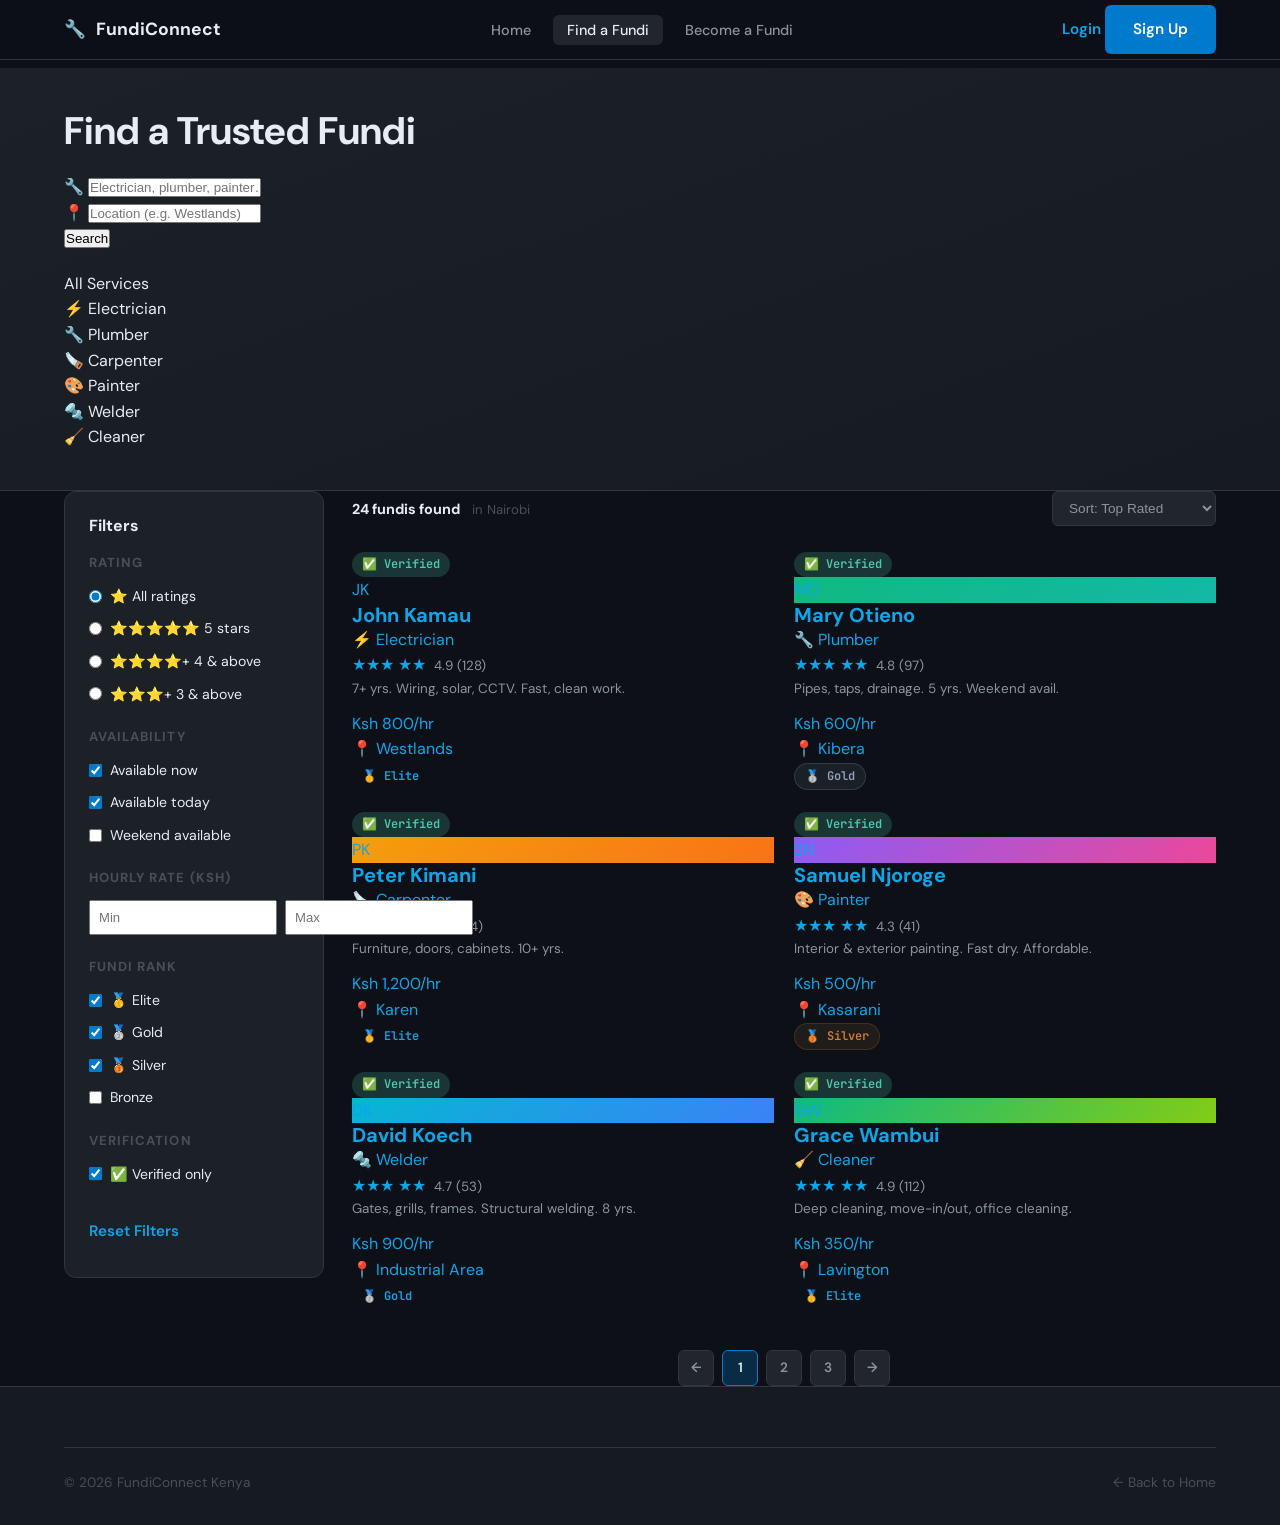
<file: search.html>
<!DOCTYPE html>
<html lang="en">
<head>
  <meta charset="UTF-8"/>
  <meta name="viewport" content="width=device-width, initial-scale=1.0"/>
  <title>Find a Fundi — FundiConnect</title>
  <link rel="stylesheet" href="css/style.css"/>
  <style>
    body { padding-top:68px; }
    .search-header {
      background: linear-gradient(160deg,var(--bg-card),var(--bg-panel));
      border-bottom:1px solid var(--border); padding:40px 0;
    }
    .search-layout { display:grid; grid-template-columns:260px 1fr; gap:28px; }
    .filter-panel {
      background:var(--bg-card); border:1px solid var(--border);
      border-radius:var(--radius-md); padding:24px;
      height:fit-content; position:sticky; top:90px;
    }
    .filter-section { margin-bottom:24px; }
    .filter-section h4 { font-size:.82rem; font-weight:700; text-transform:uppercase; letter-spacing:.08em; color:var(--text-muted); margin-bottom:14px; }
    .filter-check { display:flex; align-items:center; gap:8px; margin-bottom:10px; cursor:pointer; font-size:.88rem; }
    .filter-check input { accent-color:var(--blue); }
    .filter-range { display:flex; gap:8px; }
    .filter-range input { flex:1; }
    .results-header { display:flex; align-items:center; justify-content:space-between; margin-bottom:24px; }
    .results-grid { display:grid; grid-template-columns:repeat(2,1fr); gap:20px; }
    .sort-select { background:var(--bg-elevated); border:1px solid var(--border); color:var(--text-secondary); padding:8px 12px; border-radius:var(--radius-sm); font-size:.85rem; }
    .pagination { display:flex; align-items:center; justify-content:center; gap:8px; margin-top:40px; }
    .page-btn { width:36px; height:36px; border-radius:var(--radius-sm); display:flex; align-items:center; justify-content:center; font-size:.85rem; font-weight:600; background:var(--bg-elevated); border:1px solid var(--border); color:var(--text-secondary); cursor:pointer; transition:all var(--transition); }
    .page-btn.active, .page-btn:hover { background:var(--blue-glow); border-color:var(--blue); color:var(--blue-light); }
    @media(max-width:900px) {
      .search-layout { grid-template-columns:1fr; }
      .filter-panel { position:static; }
      .results-grid { grid-template-columns:1fr; }
    }
  </style>
</head>
<body>
<nav class="nav">
  <div class="nav-inner">
    <a href="index.html" class="nav-logo"><div class="logo-icon">🔧</div>FundiConnect</a>
    <ul class="nav-links">
      <li><a href="index.html">Home</a></li>
      <li><a href="search.html" class="active">Find a Fundi</a></li>
      <li><a href="register.html?role=fundi">Become a Fundi</a></li>
    </ul>
    <div class="nav-actions">
      <a href="login.html" class="btn btn-ghost btn-sm">Login</a>
      <a href="register.html" class="btn btn-primary btn-sm">Sign Up</a>
    </div>
    <button class="nav-toggle">☰</button>
  </div>
</nav>
<div class="mobile-menu">
  
</div>

<!-- Search Header -->
<div class="search-header">
  <div class="container">
    <h2 style="margin-bottom:20px">Find a Trusted Fundi</h2>
    <div class="search-hero" style="max-width:100%">
      <div class="search-hero-field">
        <span class="search-icon">🔧</span>
        <input type="text" id="fundi-search" placeholder="Electrician, plumber, painter…" />
      </div>
      <div class="search-hero-field" style="flex:.8">
        <span class="search-icon">📍</span>
        <input type="text" id="location-search" placeholder="Location (e.g. Westlands)" />
      </div>
      <button class="search-hero-btn">Search</button>
    </div>

    <!-- Category pills -->
    <div class="cat-grid" style="margin-top:20px">
      <div class="cat-pill active" data-filter="all">All Services</div>
      <div class="cat-pill" data-filter="electrician"><span class="cat-icon">⚡</span> Electrician</div>
      <div class="cat-pill" data-filter="plumber"><span class="cat-icon">🔧</span> Plumber</div>
      <div class="cat-pill" data-filter="carpenter"><span class="cat-icon">🪚</span> Carpenter</div>
      <div class="cat-pill" data-filter="painter"><span class="cat-icon">🎨</span> Painter</div>
      <div class="cat-pill" data-filter="welder"><span class="cat-icon">🔩</span> Welder</div>
      <div class="cat-pill" data-filter="cleaner"><span class="cat-icon">🧹</span> Cleaner</div>
    </div>
  </div>
</div>

<!-- Main Layout -->
<div class="container section-sm">
  <div class="search-layout">
    <!-- Filters -->
    <aside class="filter-panel">
      <h3 style="margin-bottom:20px;font-size:1rem">Filters</h3>

      <div class="filter-section">
        <h4>Rating</h4>
        <label class="filter-check"><input type="radio" name="rating" checked> ⭐ All ratings</label>
        <label class="filter-check"><input type="radio" name="rating"> ⭐⭐⭐⭐⭐ 5 stars</label>
        <label class="filter-check"><input type="radio" name="rating"> ⭐⭐⭐⭐+ 4 & above</label>
        <label class="filter-check"><input type="radio" name="rating"> ⭐⭐⭐+ 3 & above</label>
      </div>

      <div class="filter-section">
        <h4>Availability</h4>
        <label class="filter-check"><input type="checkbox" checked> Available now</label>
        <label class="filter-check"><input type="checkbox" checked> Available today</label>
        <label class="filter-check"><input type="checkbox"> Weekend available</label>
      </div>

      <div class="filter-section">
        <h4>Hourly Rate (Ksh)</h4>
        <div class="filter-range">
          <input class="form-input" type="number" placeholder="Min" style="font-size:.82rem;padding:8px" />
          <input class="form-input" type="number" placeholder="Max" style="font-size:.82rem;padding:8px" />
        </div>
      </div>

      <div class="filter-section">
        <h4>Fundi Rank</h4>
        <label class="filter-check"><input type="checkbox" checked> 🥇 Elite</label>
        <label class="filter-check"><input type="checkbox" checked> 🥈 Gold</label>
        <label class="filter-check"><input type="checkbox" checked> 🥉 Silver</label>
        <label class="filter-check"><input type="checkbox"> Bronze</label>
      </div>

      <div class="filter-section">
        <h4>Verification</h4>
        <label class="filter-check"><input type="checkbox" checked> ✅ Verified only</label>
      </div>

      <button class="btn btn-ghost btn-full" onclick="showToast('Filters reset','info')">Reset Filters</button>
    </aside>

    <!-- Results -->
    <div>
      <div class="results-header">
        <div>
          <span style="font-size:.9rem;font-weight:700">24 fundis found</span>
          <span style="font-size:.82rem;color:var(--text-muted);margin-left:8px">in Nairobi</span>
        </div>
        <select class="sort-select">
          <option>Sort: Top Rated</option>
          <option>Sort: Lowest Price</option>
          <option>Sort: Most Reviews</option>
          <option>Sort: Nearest</option>
        </select>
      </div>

      <div class="results-grid" id="results-grid">

        <!-- Card 1 -->
        <a href="fundi-profile.html" class="fundi-card fundi-card-wrap" data-cat="electrician" style="text-decoration:none">
          <div class="fundi-card-header">
            <div class="fundi-card-verified"><span class="badge badge-green">✅ Verified</span></div>
            <div class="fundi-card-avatar">JK</div>
            <h3>John Kamau</h3>
            <div class="skill-tag">⚡ Electrician</div>
            <div class="stars">
              <span class="star">★</span><span class="star">★</span><span class="star">★</span>
              <span class="star">★</span><span class="star">★</span>
              <small style="color:var(--text-secondary);margin-left:4px">4.9 (128)</small>
            </div>
          </div>
          <div class="fundi-card-body">
            <p style="font-size:.84rem;margin-bottom:10px">7+ yrs. Wiring, solar, CCTV. Fast, clean work.</p>
            <div class="fundi-card-meta">
              <div><div class="fundi-card-price">Ksh 800/hr</div><div class="fundi-card-location">📍 Westlands</div></div>
              <span class="badge badge-gold">🥇 Elite</span>
            </div>
          </div>
        </a>

        <!-- Card 2 -->
        <a href="fundi-profile.html" class="fundi-card fundi-card-wrap" data-cat="plumber" style="text-decoration:none">
          <div class="fundi-card-header">
            <div class="fundi-card-verified"><span class="badge badge-green">✅ Verified</span></div>
            <div class="fundi-card-avatar" style="background:linear-gradient(135deg,#10B981,#14B8A6)">MO</div>
            <h3>Mary Otieno</h3>
            <div class="skill-tag">🔧 Plumber</div>
            <div class="stars">
              <span class="star">★</span><span class="star">★</span><span class="star">★</span>
              <span class="star">★</span><span class="star">★</span>
              <small style="color:var(--text-secondary);margin-left:4px">4.8 (97)</small>
            </div>
          </div>
          <div class="fundi-card-body">
            <p style="font-size:.84rem;margin-bottom:10px">Pipes, taps, drainage. 5 yrs. Weekend avail.</p>
            <div class="fundi-card-meta">
              <div><div class="fundi-card-price">Ksh 600/hr</div><div class="fundi-card-location">📍 Kibera</div></div>
              <span class="badge" style="background:rgba(148,163,184,0.1);color:#94A3B8;border:1px solid rgba(148,163,184,0.2)">🥈 Gold</span>
            </div>
          </div>
        </a>

        <!-- Card 3 -->
        <a href="fundi-profile.html" class="fundi-card fundi-card-wrap" data-cat="carpenter" style="text-decoration:none">
          <div class="fundi-card-header">
            <div class="fundi-card-verified"><span class="badge badge-green">✅ Verified</span></div>
            <div class="fundi-card-avatar" style="background:linear-gradient(135deg,#F59E0B,#F97316)">PK</div>
            <h3>Peter Kimani</h3>
            <div class="skill-tag">🪚 Carpenter</div>
            <div class="stars">
              <span class="star">★</span><span class="star">★</span><span class="star">★</span>
              <span class="star">★</span><span class="star">★</span>
              <small style="color:var(--text-secondary);margin-left:4px">5.0 (64)</small>
            </div>
          </div>
          <div class="fundi-card-body">
            <p style="font-size:.84rem;margin-bottom:10px">Furniture, doors, cabinets. 10+ yrs.</p>
            <div class="fundi-card-meta">
              <div><div class="fundi-card-price">Ksh 1,200/hr</div><div class="fundi-card-location">📍 Karen</div></div>
              <span class="badge badge-gold">🥇 Elite</span>
            </div>
          </div>
        </a>

        <!-- Card 4 -->
        <a href="fundi-profile.html" class="fundi-card fundi-card-wrap" data-cat="painter" style="text-decoration:none">
          <div class="fundi-card-header">
            <div class="fundi-card-verified"><span class="badge badge-green">✅ Verified</span></div>
            <div class="fundi-card-avatar" style="background:linear-gradient(135deg,#8B5CF6,#EC4899)">SN</div>
            <h3>Samuel Njoroge</h3>
            <div class="skill-tag">🎨 Painter</div>
            <div class="stars">
              <span class="star">★</span><span class="star">★</span><span class="star">★</span>
              <span class="star">★</span><span class="star empty">★</span>
              <small style="color:var(--text-secondary);margin-left:4px">4.3 (41)</small>
            </div>
          </div>
          <div class="fundi-card-body">
            <p style="font-size:.84rem;margin-bottom:10px">Interior & exterior painting. Fast dry. Affordable.</p>
            <div class="fundi-card-meta">
              <div><div class="fundi-card-price">Ksh 500/hr</div><div class="fundi-card-location">📍 Kasarani</div></div>
              <span class="badge" style="background:rgba(205,127,50,0.1);color:#CD7F32;border:1px solid rgba(205,127,50,0.2)">🥉 Silver</span>
            </div>
          </div>
        </a>

        <!-- Card 5 -->
        <a href="fundi-profile.html" class="fundi-card fundi-card-wrap" data-cat="welder" style="text-decoration:none">
          <div class="fundi-card-header">
            <div class="fundi-card-verified"><span class="badge badge-green">✅ Verified</span></div>
            <div class="fundi-card-avatar" style="background:linear-gradient(135deg,#06B6D4,#3B82F6)">DK</div>
            <h3>David Koech</h3>
            <div class="skill-tag">🔩 Welder</div>
            <div class="stars">
              <span class="star">★</span><span class="star">★</span><span class="star">★</span>
              <span class="star">★</span><span class="star">★</span>
              <small style="color:var(--text-secondary);margin-left:4px">4.7 (53)</small>
            </div>
          </div>
          <div class="fundi-card-body">
            <p style="font-size:.84rem;margin-bottom:10px">Gates, grills, frames. Structural welding. 8 yrs.</p>
            <div class="fundi-card-meta">
              <div><div class="fundi-card-price">Ksh 900/hr</div><div class="fundi-card-location">📍 Industrial Area</div></div>
              <span class="badge badge-gold">🥈 Gold</span>
            </div>
          </div>
        </a>

        <!-- Card 6 -->
        <a href="fundi-profile.html" class="fundi-card fundi-card-wrap" data-cat="cleaner" style="text-decoration:none">
          <div class="fundi-card-header">
            <div class="fundi-card-verified"><span class="badge badge-green">✅ Verified</span></div>
            <div class="fundi-card-avatar" style="background:linear-gradient(135deg,#10B981,#84CC16)">GW</div>
            <h3>Grace Wambui</h3>
            <div class="skill-tag">🧹 Cleaner</div>
            <div class="stars">
              <span class="star">★</span><span class="star">★</span><span class="star">★</span>
              <span class="star">★</span><span class="star">★</span>
              <small style="color:var(--text-secondary);margin-left:4px">4.9 (112)</small>
            </div>
          </div>
          <div class="fundi-card-body">
            <p style="font-size:.84rem;margin-bottom:10px">Deep cleaning, move-in/out, office cleaning.</p>
            <div class="fundi-card-meta">
              <div><div class="fundi-card-price">Ksh 350/hr</div><div class="fundi-card-location">📍 Lavington</div></div>
              <span class="badge badge-gold">🥇 Elite</span>
            </div>
          </div>
        </a>

      </div><!-- /results-grid -->

      <!-- Pagination -->
      <div class="pagination">
        <div class="page-btn">←</div>
        <div class="page-btn active">1</div>
        <div class="page-btn" onclick="this.parentElement.querySelectorAll('.page-btn').forEach(b=>b.classList.remove('active'));this.classList.add('active')">2</div>
        <div class="page-btn" onclick="this.parentElement.querySelectorAll('.page-btn').forEach(b=>b.classList.remove('active'));this.classList.add('active')">3</div>
        <div class="page-btn">→</div>
      </div>
    </div>
  </div>
</div>

<footer class="footer" style="margin-top:0">
  <div class="container">
    <div class="footer-bottom">
      <span>© 2026 FundiConnect Kenya</span>
      <a href="index.html" style="color:var(--blue-light)">← Back to Home</a>
    </div>
  </div>
</footer>

<div class="toast-container"></div>
<script src="js/main.js"></script>
</body>
</html>
</file>
<file: css/style.css>
@import url('https://fonts.googleapis.com/css2?family=JetBrains+Mono:wght@400;600;700&family=DM+Sans:wght@300;400;500;600;700&display=swap');

/* ── Variables ── */
:root {
  --bg-dark:       #0D1117;
  --bg-panel:      #161B22;
  --bg-card:       #1C2128;
  --bg-elevated:   #21262D;
  --border:        #30363D;
  --border-subtle: #21262D;
  --blue:          #007ACC;
  --blue-bright:   #0EA5E9;
  --blue-glow:     rgba(0,122,204,0.25);
  --green:         #4EC9B0;
  --yellow:        #DCDCAA;
  --purple:        #C586C0;
  --orange:        #CE9178;
  --text-primary:  #E6EDF3;
  --text-secondary:#8B949E;
  --text-muted:    #484F58;
  --radius-sm:     6px;
  --radius-md:     12px;
  --radius-lg:     20px;
  --transition:    0.2s ease;
}

/* ── Reset ── */
*, *::before, *::after { box-sizing: border-box; margin: 0; padding: 0; }

html { scroll-behavior: smooth; }

body {
  font-family: 'DM Sans', sans-serif;
  background: var(--bg-dark);
  color: var(--text-primary);
  line-height: 1.6;
  min-height: 100vh;
  overflow-x: hidden;
}

/* ── Typography ── */
h1, h2, h3, h4 { line-height: 1.2; font-weight: 700; }
h1 { font-size: clamp(2.4rem, 5vw, 4rem); }
h2 { font-size: clamp(1.8rem, 3vw, 2.6rem); }
h3 { font-size: 1.25rem; }
p  { color: var(--text-secondary); line-height: 1.7; }

a { color: var(--blue-bright); text-decoration: none; transition: color var(--transition); }
a:hover { color: #fff; }

code, .mono {
  font-family: 'JetBrains Mono', monospace;
  font-size: 0.875em;
}

/* ── Layout ── */
.container { max-width: 1200px; margin: 0 auto; padding: 0 24px; }
section    { padding: 80px 0; }

/* ── Navigation ── */
.nav {
  position: fixed;
  top: 0; left: 0; right: 0;
  z-index: 1000;
  background: rgba(13,17,23,0.85);
  backdrop-filter: blur(12px);
  border-bottom: 1px solid var(--border);
  height: 60px;
  display: flex;
  align-items: center;
}

.nav-inner {
  max-width: 1200px;
  margin: 0 auto;
  padding: 0 24px;
  display: flex;
  align-items: center;
  justify-content: space-between;
  width: 100%;
}

.nav-logo {
  display: flex;
  align-items: center;
  gap: 10px;
  font-weight: 700;
  font-size: 1.1rem;
  color: var(--text-primary);
  text-decoration: none;
}

.nav-logo svg { width: 28px; height: 28px; }

.nav-links {
  display: flex;
  align-items: center;
  gap: 8px;
  list-style: none;
}

.nav-links a {
  color: var(--text-secondary);
  font-size: 0.9rem;
  font-weight: 500;
  padding: 6px 14px;
  border-radius: var(--radius-sm);
  transition: all var(--transition);
}

.nav-links a:hover,
.nav-links a.active { color: var(--text-primary); background: var(--bg-elevated); }

.nav-cta {
  background: var(--blue) !important;
  color: #fff !important;
  padding: 7px 18px !important;
  border-radius: var(--radius-sm) !important;
}
.nav-cta:hover { background: var(--blue-bright) !important; }

/* Mobile nav toggle */
.nav-toggle {
  display: none;
  background: none;
  border: none;
  cursor: pointer;
  padding: 4px;
  color: var(--text-primary);
}

/* ── Buttons ── */
.btn {
  display: inline-flex;
  align-items: center;
  gap: 8px;
  padding: 12px 28px;
  border-radius: var(--radius-sm);
  font-family: 'DM Sans', sans-serif;
  font-size: 0.95rem;
  font-weight: 600;
  cursor: pointer;
  transition: all var(--transition);
  border: none;
  text-decoration: none;
}

.btn-primary {
  background: var(--blue);
  color: #fff;
}
.btn-primary:hover {
  background: var(--blue-bright);
  transform: translateY(-1px);
  box-shadow: 0 8px 24px var(--blue-glow);
  color: #fff;
}

.btn-outline {
  background: transparent;
  color: var(--text-primary);
  border: 1px solid var(--border);
}
.btn-outline:hover {
  background: var(--bg-elevated);
  border-color: var(--text-secondary);
  color: var(--text-primary);
}

.btn-ghost {
  background: transparent;
  color: var(--blue-bright);
  padding: 12px 0;
}
.btn-ghost:hover { color: #fff; }

/* ── Cards ── */
.card {
  background: var(--bg-card);
  border: 1px solid var(--border);
  border-radius: var(--radius-md);
  padding: 28px;
  transition: all var(--transition);
}

.card:hover {
  border-color: var(--blue);
  transform: translateY(-3px);
  box-shadow: 0 16px 40px rgba(0,0,0,0.4);
}

/* ── Section labels ── */
.section-label {
  display: inline-flex;
  align-items: center;
  gap: 8px;
  font-size: 0.8rem;
  font-weight: 600;
  letter-spacing: 0.1em;
  text-transform: uppercase;
  color: var(--blue-bright);
  background: rgba(14,165,233,0.1);
  border: 1px solid rgba(14,165,233,0.2);
  padding: 5px 14px;
  border-radius: 100px;
  margin-bottom: 20px;
}

/* ── Badge ── */
.badge {
  display: inline-block;
  font-size: 0.75rem;
  font-weight: 600;
  padding: 3px 10px;
  border-radius: 100px;
  font-family: 'JetBrains Mono', monospace;
}

.badge-blue   { background: rgba(0,122,204,0.2); color: var(--blue-bright); }
.badge-green  { background: rgba(78,201,176,0.2); color: var(--green); }
.badge-purple { background: rgba(197,134,192,0.2); color: var(--purple); }
.badge-orange { background: rgba(206,145,120,0.2); color: var(--orange); }

/* ── Code block ── */
.code-block {
  background: var(--bg-panel);
  border: 1px solid var(--border);
  border-radius: var(--radius-md);
  overflow: hidden;
  font-family: 'JetBrains Mono', monospace;
  font-size: 0.85rem;
}

.code-block-header {
  background: var(--bg-elevated);
  padding: 10px 16px;
  display: flex;
  align-items: center;
  gap: 8px;
  border-bottom: 1px solid var(--border);
}

.code-dot {
  width: 12px; height: 12px;
  border-radius: 50%;
}
.code-dot.red    { background: #FF5F57; }
.code-dot.yellow { background: #FFBD2E; }
.code-dot.green  { background: #28CA41; }

.code-filename {
  font-size: 0.8rem;
  color: var(--text-secondary);
  margin-left: 4px;
}

.code-body {
  padding: 20px;
  line-height: 1.8;
  overflow-x: auto;
}

/* Syntax colors */
.kw  { color: #569CD6; }   /* keyword */
.fn  { color: #DCDCAA; }   /* function */
.str { color: #CE9178; }   /* string */
.cmt { color: #6A9955; }   /* comment */
.var { color: #9CDCFE; }   /* variable */
.num { color: #B5CEA8; }   /* number */
.cls { color: #4EC9B0; }   /* class */

/* ── Grid helpers ── */
.grid-2 { display: grid; grid-template-columns: repeat(2, 1fr); gap: 24px; }
.grid-3 { display: grid; grid-template-columns: repeat(3, 1fr); gap: 24px; }
.grid-4 { display: grid; grid-template-columns: repeat(4, 1fr); gap: 24px; }

/* ── Footer ── */
.footer {
  background: var(--bg-panel);
  border-top: 1px solid var(--border);
  padding: 60px 0 32px;
}

.footer-grid {
  display: grid;
  grid-template-columns: 2fr 1fr 1fr 1fr;
  gap: 40px;
  margin-bottom: 48px;
}

.footer-brand p {
  font-size: 0.9rem;
  margin-top: 12px;
  max-width: 280px;
}

.footer-col h4 {
  font-size: 0.85rem;
  font-weight: 600;
  text-transform: uppercase;
  letter-spacing: 0.08em;
  color: var(--text-secondary);
  margin-bottom: 16px;
}

.footer-col ul { list-style: none; }
.footer-col li { margin-bottom: 10px; }
.footer-col a  { color: var(--text-secondary); font-size: 0.9rem; }
.footer-col a:hover { color: var(--text-primary); }

.footer-bottom {
  border-top: 1px solid var(--border);
  padding-top: 24px;
  display: flex;
  align-items: center;
  justify-content: space-between;
  font-size: 0.85rem;
  color: var(--text-muted);
}

/* ── Divider ── */
.divider {
  border: none;
  border-top: 1px solid var(--border);
  margin: 40px 0;
}

/* ── Utility ── */
.text-center  { text-align: center; }
.text-blue    { color: var(--blue-bright); }
.text-green   { color: var(--green); }
.text-muted   { color: var(--text-muted); }
.mt-8  { margin-top: 8px; }
.mt-16 { margin-top: 16px; }
.mt-24 { margin-top: 24px; }
.mt-40 { margin-top: 40px; }
.mb-8  { margin-bottom: 8px; }
.mb-16 { margin-bottom: 16px; }
.mb-24 { margin-bottom: 24px; }
.mb-40 { margin-bottom: 40px; }
.flex  { display: flex; }
.flex-center  { display: flex; align-items: center; justify-content: center; }
.gap-8   { gap: 8px; }
.gap-16  { gap: 16px; }

/* ── Animations ── */
@keyframes fadeUp {
  from { opacity: 0; transform: translateY(24px); }
  to   { opacity: 1; transform: translateY(0); }
}
@keyframes pulse {
  0%, 100% { opacity: 1; }
  50%       { opacity: 0.5; }
}
@keyframes typewriter {
  from { width: 0; }
  to   { width: 100%; }
}

.fade-up { animation: fadeUp 0.6s ease forwards; }
.fade-up-2 { animation: fadeUp 0.6s 0.15s ease both; }
.fade-up-3 { animation: fadeUp 0.6s 0.3s ease both; }

/* ── Responsive ── */
@media (max-width: 900px) {
  .grid-4  { grid-template-columns: repeat(2, 1fr); }
  .grid-3  { grid-template-columns: repeat(2, 1fr); }
  .footer-grid { grid-template-columns: 1fr 1fr; }
}

:root {
    /* Your existing variables plus the AI gradient */
    --ai-gradient: linear-gradient(90deg, #4285f4, #9b72cb, #d96570, #f4af5f, #4285f4);
}

.ai-glow-button {
    position: relative;
    height: 46px;
    padding: 2px; /* This creates the "border" space for the glow */
    border: none;
    background: transparent;
    border-radius: 14px; /* Slightly larger to wrap the 12px inner content */
    cursor: pointer;
    overflow: hidden;
    display: flex;
    align-items: center;
    justify-content: center;
}

/* The Animated Glowing Background */
.glow-bg {
    position: absolute;
    top: 50%;
    left: 50%;
    width: 150%; /* Wider than button to allow for rotation */
    height: 300%;
    transform: translate(-50%, -50%);
    background: var(--ai-gradient);
    background-size: 200% auto;
    animation: rotateGlow 4s linear infinite;
    z-index: 1;
}

/* The Inner Content (The actual button face) */
.btn-content {
    position: relative;
    z-index: 2;
    background: #fff; /* Or your dark background color */
    width: 100%;
    height: 100%;
    border-radius: 12px;
    display: flex;
    align-items: center;
    justify-content: center;
    gap: 8px;
    padding: 0 16px;
    font-weight: 700;
    font-size: 0.9rem;
    color: #1f1f1f;
}

.spark-icon {
    width: 20px;
    height: 20px;
    /* This filter makes the icon match the AI blue if it's a standard SVG */
    filter: invert(43%) sepia(90%) bold; 
}

/* The Rotation Animation */
@keyframes rotateGlow {
    0% { transform: translate(-50%, -50%) rotate(0deg); }
    100% { transform: translate(-50%, -50%) rotate(360deg); }
}

/* Hover Effect */
.ai-glow-button:hover .btn-content {
    background: rgba(255, 255, 255, 0.9);
}

@media (max-width: 640px) {
  section { padding: 56px 0; }
  .grid-2, .grid-3, .grid-4 { grid-template-columns: 1fr; }
  .footer-grid { grid-template-columns: 1fr; }
  .nav-links { display: none; }
  .nav-links.open {
    display: flex;
    flex-direction: column;
    position: fixed;
    top: 60px; left: 0; right: 0;
    background: var(--bg-panel);
    border-bottom: 1px solid var(--border);
    padding: 16px 24px 24px;
    z-index: 999;
  }
  .nav-toggle { display: flex; }
}
</file>
